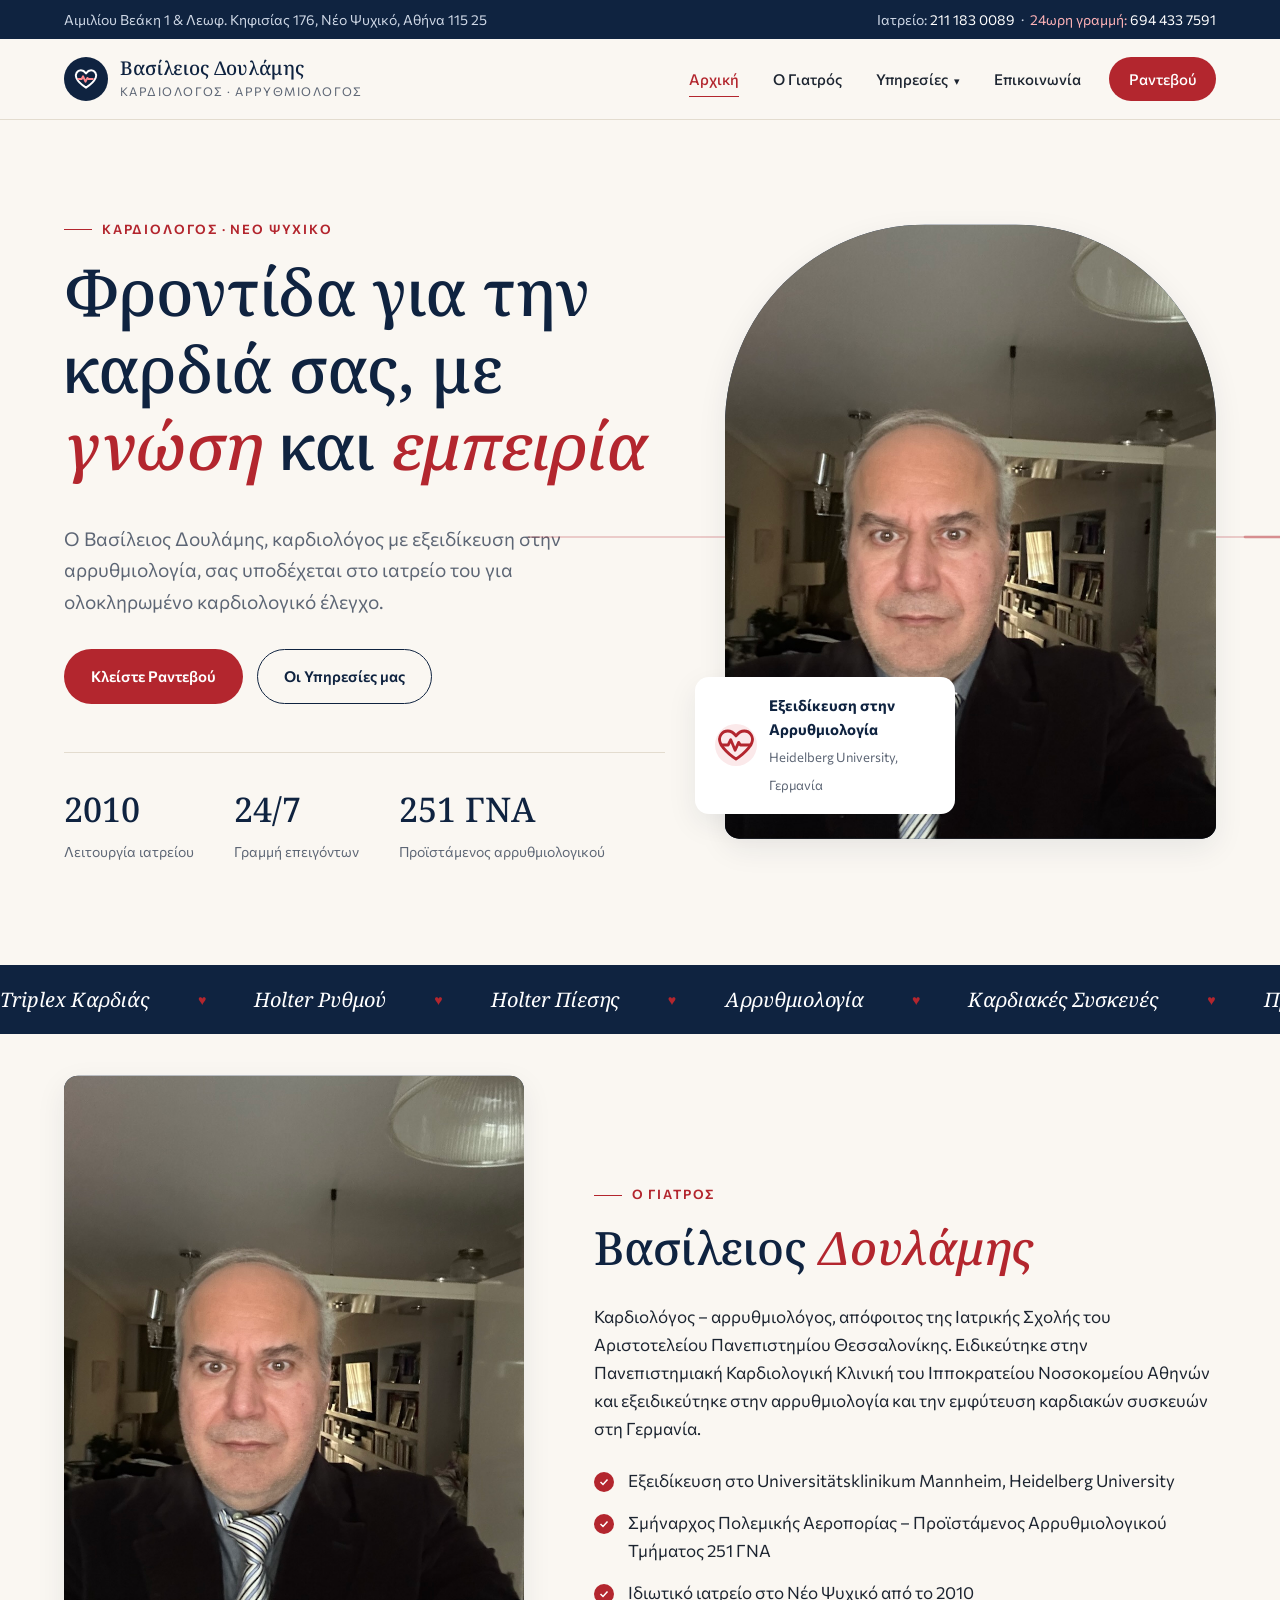
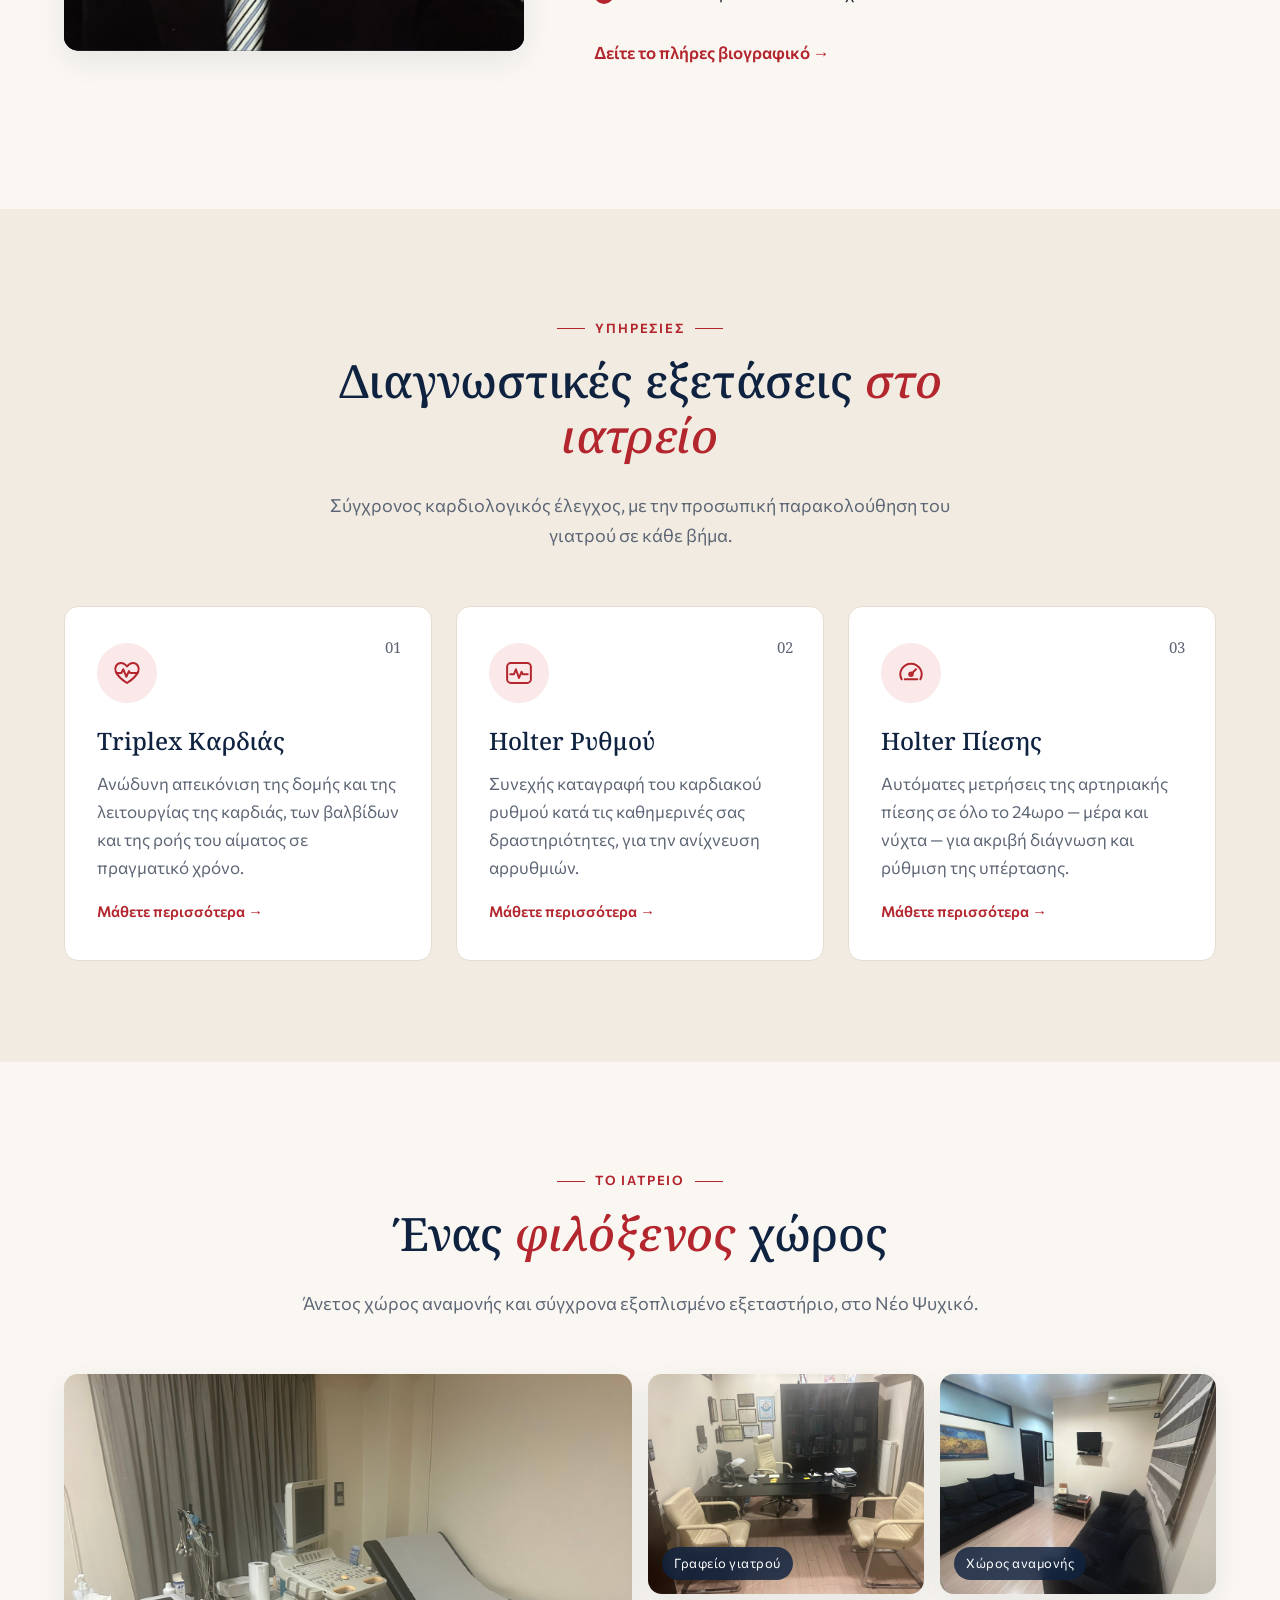
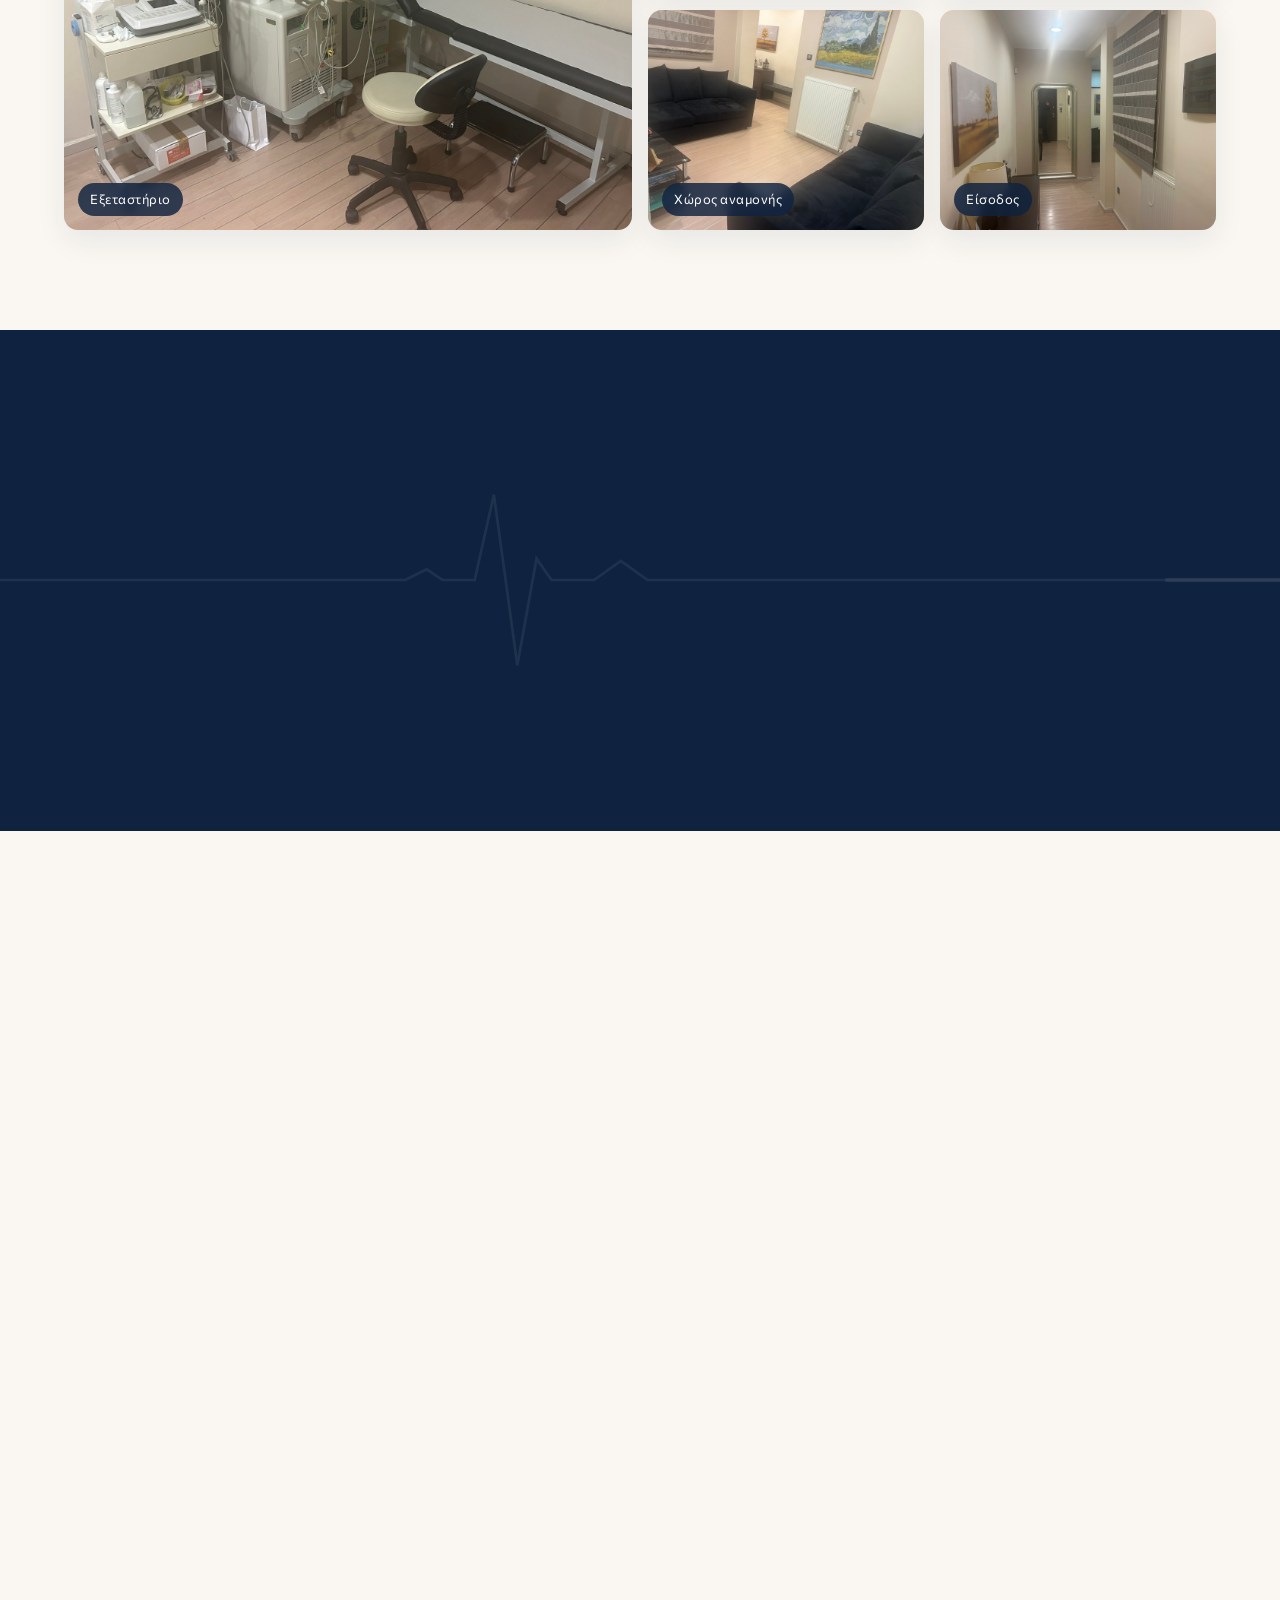
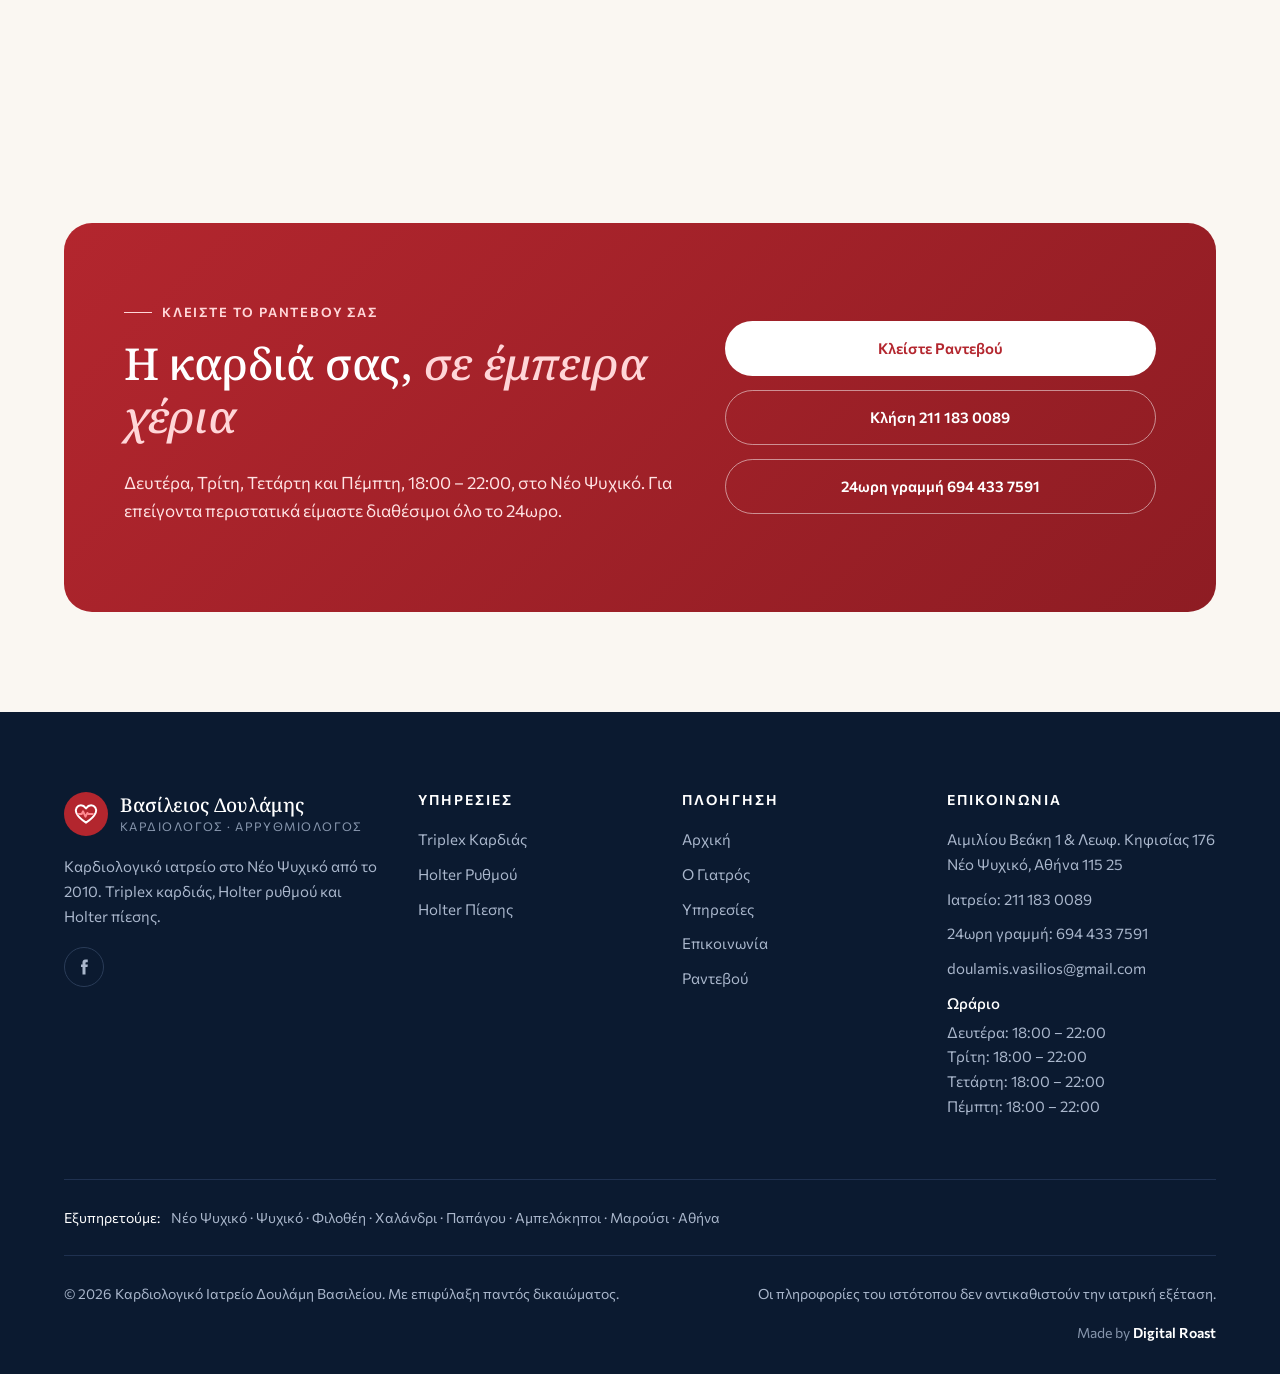
<file: index.html>
<!doctype html>
<html lang="el">
<head>
<meta charset="utf-8">
<meta name="viewport" content="width=device-width, initial-scale=1">
<title>Καρδιολόγος Νέο Ψυχικό | Δουλάμης Βασίλειος – Καρδιολογικό Ιατρείο</title>
<meta name="description" content="Καρδιολογικό ιατρείο Δουλάμη Βασιλείου στο Νέο Ψυχικό. Καρδιολόγος – αρρυθμιολόγος. Triplex καρδιάς, Holter ρυθμού και πίεσης. Ραντεβού: 211 183 0089.">
<meta property="og:title" content="Καρδιολόγος Νέο Ψυχικό | Δουλάμης Βασίλειος – Καρδιολογικό Ιατρείο">
<meta property="og:description" content="Καρδιολογικό ιατρείο Δουλάμη Βασιλείου στο Νέο Ψυχικό. Καρδιολόγος – αρρυθμιολόγος. Triplex καρδιάς, Holter ρυθμού και πίεσης. Ραντεβού: 211 183 0089.">
<link rel="canonical" href="https://drdoulamis.gr/">
<meta property="og:url" content="https://drdoulamis.gr/">
<meta property="og:type" content="website">
<meta property="og:locale" content="el_GR">
<meta property="og:image" content="https://drdoulamis.gr/images/doulamis-vasileios.jpg">
<meta name="theme-color" content="#0f2340">
<link rel="icon" href="data:image/svg+xml,%3Csvg xmlns='http://www.w3.org/2000/svg' viewBox='0 0 24 24'%3E%3Ccircle cx='12' cy='12' r='12' fill='%230f2340'/%3E%3Cpath d='M12 18s-5.5-3.4-7-7.2C4 8.2 5.7 5.5 8.3 5.5c1.6 0 2.7.9 3.7 2.2 1-1.3 2.1-2.2 3.7-2.2 2.6 0 4.3 2.7 3.3 5.3-1.5 3.8-7 7.2-7 7.2z' fill='%23b3262e'/%3E%3C/svg%3E">
<link rel="preconnect" href="https://fonts.googleapis.com">
<link rel="preconnect" href="https://fonts.gstatic.com" crossorigin>
<link href="https://fonts.googleapis.com/css2?family=Commissioner:wght@400;500;600&family=Noto+Serif:ital,wght@0,400;0,500;1,400;1,500&display=swap" rel="stylesheet">
<link rel="stylesheet" href="css/style.css">
<script type="application/ld+json">
{"@context":"https://schema.org","@type":"Physician","name":"Καρδιολογικό Ιατρείο Δουλάμη Βασιλείου","url":"https://drdoulamis.gr/","image":"https://drdoulamis.gr/images/doulamis-vasileios.jpg","medicalSpecialty":"Cardiovascular","telephone":"+302111830089","email":"doulamis.vasilios@gmail.com","address":{"@type":"PostalAddress","streetAddress":"Αιμιλίου Βεάκη 1 & Λεωφ. Κηφισίας 176","addressLocality":"Νέο Ψυχικό","postalCode":"11525","addressCountry":"GR"},"openingHours":"Mo-Th 18:00-22:00"}
</script>
</head><body>
<a class="skip-link" href="#main">Μετάβαση στο περιεχόμενο</a>
<div class="topbar">
  <div class="container">
    <span class="hide-sm">Αιμιλίου Βεάκη 1 & Λεωφ. Κηφισίας 176, Νέο Ψυχικό, Αθήνα 115 25</span>
    <span>Ιατρείο: <a href="tel:+302111830089">211 183 0089</a> &nbsp;·&nbsp; <span class="urgent">24ωρη γραμμή:</span> <a href="tel:+306944337591">694 433 7591</a></span>
  </div>
</div>
<header class="site-header">
  <div class="container">
    <a class="logo" href="index.html" aria-label="Αρχική">
      <span class="logo-mark"><svg viewBox="0 0 24 24" fill="none" stroke="#fff" stroke-width="1.8" stroke-linecap="round" stroke-linejoin="round"><path d="M12 20s-7-4.4-9-9.2C1.7 7.4 3.9 4 7.3 4c2 0 3.4 1.1 4.7 2.8C13.3 5.1 14.7 4 16.7 4c3.4 0 5.6 3.4 4.3 6.8C19 15.6 12 20 12 20z"/><path d="M5 12h3l1.3-2.5 2.2 5 1.8-3.5 1 1h4" stroke="#ff8a90"/></svg></span>
      <span class="logo-text"><strong>Βασίλειος Δουλάμης</strong><span>Καρδιολόγος · Αρρυθμιολόγος</span></span>
    </a>
    <button class="nav-toggle" aria-label="Μενού" aria-expanded="false" aria-controls="main-nav"><span></span><span></span><span></span></button>
    <nav class="main-nav" id="main-nav" aria-label="Κύριο μενού">
      <ul>
        <li><a href="index.html" aria-current="page">Αρχική</a></li>
        <li><a href="o-giatros.html">Ο Γιατρός</a></li>
        <li class="has-dropdown"><a href="ypiresies/index.html">Υπηρεσίες</a>
          <ul class="dropdown">
<li><a href="ypiresies/triplex-kardias.html">Triplex Καρδιάς</a></li>
<li><a href="ypiresies/holter-rythmou.html">Holter Ρυθμού</a></li>
<li><a href="ypiresies/holter-piesis.html">Holter Πίεσης</a></li>
          </ul>
        </li>
        <li><a href="epikoinonia.html">Επικοινωνία</a></li>
        <li><a class="nav-cta" href="epikoinonia.html#booking">Ραντεβού</a></li>
      </ul>
    </nav>
  </div>
</header>
<main id="main">

<section class="hero">
  <div class="container">
    <div>
      <span class="eyebrow">Καρδιολόγος · Νέο Ψυχικό</span>
      <h1>Φροντίδα για την καρδιά σας, με <em>γνώση</em> και <em>εμπειρία</em></h1>
      <p class="lead">Ο Βασίλειος Δουλάμης, καρδιολόγος με εξειδίκευση στην αρρυθμιολογία, σας υποδέχεται στο ιατρείο του για ολοκληρωμένο καρδιολογικό έλεγχο.</p>
      <div class="hero-actions">
        <a class="btn btn-primary" href="epikoinonia.html#booking">Κλείστε Ραντεβού</a>
        <a class="btn btn-outline" href="ypiresies/index.html">Οι Υπηρεσίες μας</a>
      </div>
      <div class="hero-stats">
        <div><strong>2010</strong><span>Λειτουργία ιατρείου</span></div>
        <div><strong>24/7</strong><span>Γραμμή επειγόντων</span></div>
        <div><strong>251 ΓΝΑ</strong><span>Προϊστάμενος αρρυθμιολογικού</span></div>
      </div>
    </div>
    <div class="hero-visual">
      <svg class="ecg-bg" viewBox="0 0 1200 200" preserveAspectRatio="none" aria-hidden="true"><path class="ecg-base" pathLength="1" d="M0 100 H380 l20 -10 l15 10 h30 l18 -80 l22 160 l18 -100 l14 20 h40 l25 -18 l25 18 H1200" fill="none" stroke="#b3262e" stroke-width="2.5"/><path class="ecg-pulse" pathLength="1" d="M0 100 H380 l20 -10 l15 10 h30 l18 -80 l22 160 l18 -100 l14 20 h40 l25 -18 l25 18 H1200" fill="none" stroke="#b3262e" stroke-width="3.5" stroke-linecap="round"/></svg>
      <div class="photo"><img src="images/doulamis-vasileios.jpg" alt="Ο καρδιολόγος Βασίλειος Δουλάμης" width="900" height="1200" fetchpriority="high"></div>
      <div class="photo-badge">
        <span class="dot"><svg viewBox="0 0 24 24" fill="none" stroke="#b3262e" stroke-width="1.6" stroke-linecap="round" stroke-linejoin="round"><path d="M12 20s-7-4.4-9-9.2C1.7 7.4 3.9 4 7.3 4c2 0 3.4 1.1 4.7 2.8C13.3 5.1 14.7 4 16.7 4c3.4 0 5.6 3.4 4.3 6.8C19 15.6 12 20 12 20z"/><path d="M3.5 12h4l1.5-3 2.5 6 2-4.5 1 1.5h6"/></svg></span>
        <div><strong>Εξειδίκευση στην Αρρυθμιολογία</strong><span>Heidelberg University, Γερμανία</span></div>
      </div>
    </div>
  </div>
</section>

<div class="ticker" aria-hidden="true"><div class="ticker-track"><span>Triplex Καρδιάς</span><span>Holter Ρυθμού</span><span>Holter Πίεσης</span><span>Αρρυθμιολογία</span><span>Καρδιακές Συσκευές</span><span>Πρόληψη</span><span>Triplex Καρδιάς</span><span>Holter Ρυθμού</span><span>Holter Πίεσης</span><span>Αρρυθμιολογία</span><span>Καρδιακές Συσκευές</span><span>Πρόληψη</span><span>Triplex Καρδιάς</span><span>Holter Ρυθμού</span><span>Holter Πίεσης</span><span>Αρρυθμιολογία</span><span>Καρδιακές Συσκευές</span><span>Πρόληψη</span><span>Triplex Καρδιάς</span><span>Holter Ρυθμού</span><span>Holter Πίεσης</span><span>Αρρυθμιολογία</span><span>Καρδιακές Συσκευές</span><span>Πρόληψη</span></div></div>

<section class="section">
  <div class="container split">
    <div class="reveal"><div class="photo"><img src="images/doulamis-vasileios.jpg" alt="Ο καρδιολόγος Βασίλειος Δουλάμης" width="900" height="1200" loading="lazy"></div></div>
    <div class="reveal">
      <span class="eyebrow">Ο Γιατρός</span>
      <h2>Βασίλειος <em>Δουλάμης</em></h2>
      <p>Καρδιολόγος – αρρυθμιολόγος, απόφοιτος της Ιατρικής Σχολής του Αριστοτελείου Πανεπιστημίου Θεσσαλονίκης. Ειδικεύτηκε στην Πανεπιστημιακή Καρδιολογική Κλινική του Ιπποκρατείου Νοσοκομείου Αθηνών και εξειδικεύτηκε στην αρρυθμιολογία και την εμφύτευση καρδιακών συσκευών στη Γερμανία.</p>
      <ul class="checklist">
        <li>Εξειδίκευση στο Universitätsklinikum Mannheim, Heidelberg University</li>
        <li>Σμήναρχος Πολεμικής Αεροπορίας – Προϊστάμενος Αρρυθμιολογικού Τμήματος 251 ΓΝΑ</li>
        <li>Ιδιωτικό ιατρείο στο Νέο Ψυχικό από το 2010</li>
      </ul>
      <a class="link-arrow" href="o-giatros.html">Δείτε το πλήρες βιογραφικό →</a>
    </div>
  </div>
</section>

<section class="section section-alt">
  <div class="container">
    <div class="section-head center">
      <span class="eyebrow">Υπηρεσίες</span>
      <h2>Διαγνωστικές εξετάσεις <em>στο ιατρείο</em></h2>
      <p>Σύγχρονος καρδιολογικός έλεγχος, με την προσωπική παρακολούθηση του γιατρού σε κάθε βήμα.</p>
    </div>
    <div class="cards">
      <a class="card reveal" href="ypiresies/triplex-kardias.html">
        <span class="num">01</span>
        <span class="icon"><svg viewBox="0 0 24 24" fill="none" stroke="#b3262e" stroke-width="1.6" stroke-linecap="round" stroke-linejoin="round"><path d="M12 20s-7-4.4-9-9.2C1.7 7.4 3.9 4 7.3 4c2 0 3.4 1.1 4.7 2.8C13.3 5.1 14.7 4 16.7 4c3.4 0 5.6 3.4 4.3 6.8C19 15.6 12 20 12 20z"/><path d="M3.5 12h4l1.5-3 2.5 6 2-4.5 1 1.5h6"/></svg></span>
        <h3>Triplex Καρδιάς</h3>
        <p>Ανώδυνη απεικόνιση της δομής και της λειτουργίας της καρδιάς, των βαλβίδων και της ροής του αίματος σε πραγματικό χρόνο.</p>
        <span class="more">Μάθετε περισσότερα →</span>
      </a>
      <a class="card reveal" href="ypiresies/holter-rythmou.html">
        <span class="num">02</span>
        <span class="icon"><svg viewBox="0 0 24 24" fill="none" stroke="#b3262e" stroke-width="1.6" stroke-linecap="round" stroke-linejoin="round"><rect x="2.5" y="4" width="19" height="16" rx="3"/><path d="M5 13h3l1.5-4 2.5 7 2-5 1 2h4"/></svg></span>
        <h3>Holter Ρυθμού</h3>
        <p>Συνεχής καταγραφή του καρδιακού ρυθμού κατά τις καθημερινές σας δραστηριότητες, για την ανίχνευση αρρυθμιών.</p>
        <span class="more">Μάθετε περισσότερα →</span>
      </a>
      <a class="card reveal" href="ypiresies/holter-piesis.html">
        <span class="num">03</span>
        <span class="icon"><svg viewBox="0 0 24 24" fill="none" stroke="#b3262e" stroke-width="1.6" stroke-linecap="round" stroke-linejoin="round"><path d="M4.5 17a8.5 8.5 0 1 1 15 0"/><path d="M12 13l4-4"/><circle cx="12" cy="13" r="1.4"/><path d="M7 17h10"/></svg></span>
        <h3>Holter Πίεσης</h3>
        <p>Αυτόματες μετρήσεις της αρτηριακής πίεσης σε όλο το 24ωρο — μέρα και νύχτα — για ακριβή διάγνωση και ρύθμιση της υπέρτασης.</p>
        <span class="more">Μάθετε περισσότερα →</span>
      </a>
    </div>
  </div>
</section>

<section class="section" id="iatreio">
  <div class="container">
    <div class="section-head center">
      <span class="eyebrow">Το ιατρείο</span>
      <h2>Ένας <em>φιλόξενος</em> χώρος</h2>
      <p>Άνετος χώρος αναμονής και σύγχρονα εξοπλισμένο εξεταστήριο, στο Νέο Ψυχικό.</p>
    </div>
    <div class="gallery">
      <a class="g-item g-main" href="images/iatreio-exetastirio.jpg"><img src="images/iatreio-exetastirio.jpg" alt="Εξεταστήριο με υπερηχοκαρδιογράφο για triplex καρδιάς" width="1600" height="1200" loading="lazy"><span class="g-cap">Εξεταστήριο</span></a>
      <a class="g-item" href="images/iatreio-grafeio.jpg"><img src="images/iatreio-grafeio.jpg" alt="Γραφείο του γιατρού" width="1600" height="1200" loading="lazy"><span class="g-cap">Γραφείο γιατρού</span></a>
      <a class="g-item" href="images/iatreio-anamoni.jpg"><img src="images/iatreio-anamoni.jpg" alt="Χώρος αναμονής του ιατρείου" width="1600" height="1200" loading="lazy"><span class="g-cap">Χώρος αναμονής</span></a>
      <a class="g-item" href="images/iatreio-anamoni-2.jpg"><img src="images/iatreio-anamoni-2.jpg" alt="Σαλόνι αναμονής" width="1600" height="1200" loading="lazy"><span class="g-cap">Χώρος αναμονής</span></a>
      <a class="g-item" href="images/iatreio-diadromos.jpg"><img src="images/iatreio-diadromos.jpg" alt="Είσοδος και διάδρομος του ιατρείου" width="1600" height="1200" loading="lazy"><span class="g-cap">Είσοδος</span></a>
    </div>
  </div>
</section>

<section class="quote">
  <svg class="ecg-bg" viewBox="0 0 1200 200" preserveAspectRatio="none" aria-hidden="true"><path class="ecg-base" pathLength="1" d="M0 100 H380 l20 -10 l15 10 h30 l18 -80 l22 160 l18 -100 l14 20 h40 l25 -18 l25 18 H1200" fill="none" stroke="#ffffff" stroke-width="2.5"/><path class="ecg-pulse" pathLength="1" d="M0 100 H380 l20 -10 l15 10 h30 l18 -80 l22 160 l18 -100 l14 20 h40 l25 -18 l25 18 H1200" fill="none" stroke="#ffffff" stroke-width="3.5" stroke-linecap="round"/></svg>
  <div class="container">
    <blockquote class="reveal">Κάθε καρδιά έχει τον δικό της ρυθμό. Ο στόχος μας είναι να τον κατανοήσουμε σε βάθος και να σας προσφέρουμε ασφάλεια και ηρεμία.
      <cite>Βασίλειος Δουλάμης · Καρδιολόγος</cite>
    </blockquote>
  </div>
</section>

<section class="section" id="location">
  <div class="container location">
    <div class="location-info">
      <span class="eyebrow">Πού θα μας βρείτε</span>
      <h2>Στο <em>Νέο Ψυχικό</em>, πάνω στη Λεωφ. Κηφισίας</h2>
      <ul class="contact-list">
        <li><span class="ic"><svg width="20" height="20" viewBox="0 0 24 24" fill="none" stroke="#b3262e" stroke-width="1.8" stroke-linecap="round" stroke-linejoin="round"><path d="M12 22s7-6.2 7-12a7 7 0 1 0-14 0c0 5.8 7 12 7 12z"/><circle cx="12" cy="10" r="2.5"/></svg></span><div><strong>Διεύθυνση</strong><a href="https://www.google.com/maps/search/?api=1&query=%CE%91%CE%B9%CE%BC%CE%B9%CE%BB%CE%AF%CE%BF%CF%85+%CE%92%CE%B5%CE%AC%CE%BA%CE%B7+1+%CE%9D%CE%AD%CE%BF+%CE%A8%CF%85%CF%87%CE%B9%CE%BA%CF%8C" target="_blank" rel="noopener">Αιμιλίου Βεάκη 1 & Λεωφ. Κηφισίας 176<br>Νέο Ψυχικό, Αθήνα 115 25</a></div></li>
        <li><span class="ic"><svg width="20" height="20" viewBox="0 0 24 24" fill="none" stroke="#b3262e" stroke-width="1.8" stroke-linecap="round" stroke-linejoin="round"><circle cx="12" cy="12" r="9.5"/><path d="M12 7v5l3 2"/></svg></span><div><strong>Ωράριο</strong><span>Δευτέρα: 18:00 – 22:00<br>Τρίτη: 18:00 – 22:00<br>Τετάρτη: 18:00 – 22:00<br>Πέμπτη: 18:00 – 22:00</span></div></li>
        <li><span class="ic"><svg width="20" height="20" viewBox="0 0 24 24" fill="none" stroke="#b3262e" stroke-width="1.8" stroke-linecap="round" stroke-linejoin="round"><path d="M22 16.9v3a2 2 0 0 1-2.2 2 19.8 19.8 0 0 1-8.6-3.1 19.5 19.5 0 0 1-6-6A19.8 19.8 0 0 1 2.1 4.2 2 2 0 0 1 4.1 2h3a2 2 0 0 1 2 1.7c.1 1 .4 1.9.7 2.8a2 2 0 0 1-.5 2.1L8 9.9a16 16 0 0 0 6 6l1.3-1.3a2 2 0 0 1 2.1-.4c.9.3 1.8.6 2.8.7a2 2 0 0 1 1.7 2z"/></svg></span><div><strong>Τηλέφωνα</strong><a href="tel:+302111830089">Ιατρείο: 211 183 0089</a><br><a href="tel:+306944337591">24ωρη γραμμή: 694 433 7591</a></div></li>
      </ul>
      <div class="hero-actions">
        <a class="btn btn-primary" href="https://www.google.com/maps/dir/?api=1&destination=%CE%91%CE%B9%CE%BC%CE%B9%CE%BB%CE%AF%CE%BF%CF%85+%CE%92%CE%B5%CE%AC%CE%BA%CE%B7+1+%CE%9D%CE%AD%CE%BF+%CE%A8%CF%85%CF%87%CE%B9%CE%BA%CF%8C+11525" target="_blank" rel="noopener">Οδηγίες πλοήγησης</a>
        <a class="btn btn-outline" href="https://www.google.com/maps/search/?api=1&query=%CE%91%CE%B9%CE%BC%CE%B9%CE%BB%CE%AF%CE%BF%CF%85+%CE%92%CE%B5%CE%AC%CE%BA%CE%B7+1+%CE%9D%CE%AD%CE%BF+%CE%A8%CF%85%CF%87%CE%B9%CE%BA%CF%8C" target="_blank" rel="noopener">Άνοιγμα στο Google Maps</a>
      </div>
    </div>
    <div class="location-map">
      <iframe src="https://www.google.com/maps?q=%CE%91%CE%B9%CE%BC%CE%B9%CE%BB%CE%AF%CE%BF%CF%85+%CE%92%CE%B5%CE%AC%CE%BA%CE%B7+1,+%CE%9D%CE%AD%CE%BF+%CE%A8%CF%85%CF%87%CE%B9%CE%BA%CF%8C+115+25&output=embed" loading="lazy" referrerpolicy="no-referrer-when-downgrade" title="Χάρτης – Καρδιολογικό Ιατρείο Δουλάμη, Νέο Ψυχικό"></iframe>
      <div class="map-chip"><span class="ic"><svg width="20" height="20" viewBox="0 0 24 24" fill="none" stroke="#ffffff" stroke-width="1.8" stroke-linecap="round" stroke-linejoin="round"><path d="M12 22s7-6.2 7-12a7 7 0 1 0-14 0c0 5.8 7 12 7 12z"/><circle cx="12" cy="10" r="2.5"/></svg></span><div><strong>Καρδιολογικό Ιατρείο</strong><span>Αιμιλίου Βεάκη 1 & Λεωφ. Κηφισίας 176</span></div></div>
    </div>
  </div>
</section>

<section class="cta">
  <div class="container">
    <div class="cta-box reveal">
      <div>
        <span class="eyebrow">Κλείστε το ραντεβού σας</span>
        <h2>Η καρδιά σας, <em>σε έμπειρα χέρια</em></h2>
        <p>Δευτέρα, Τρίτη, Τετάρτη και Πέμπτη, 18:00 – 22:00, στο Νέο Ψυχικό. Για επείγοντα περιστατικά είμαστε διαθέσιμοι όλο το 24ωρο.</p>
      </div>
      <div class="cta-actions">
        <a class="btn btn-primary" href="epikoinonia.html#booking">Κλείστε Ραντεβού</a>
        <a class="btn btn-light" href="tel:+302111830089">Κλήση 211 183 0089</a>
        <a class="btn btn-light" href="tel:+306944337591">24ωρη γραμμή 694 433 7591</a>
      </div>
    </div>
  </div>
</section>
</main>
<footer class="site-footer">
  <div class="container">
    <div class="footer-grid">
      <div>
        <a class="logo" href="index.html">
          <span class="logo-mark"><svg viewBox="0 0 24 24" fill="none" stroke="#fff" stroke-width="1.8" stroke-linecap="round" stroke-linejoin="round"><path d="M12 20s-7-4.4-9-9.2C1.7 7.4 3.9 4 7.3 4c2 0 3.4 1.1 4.7 2.8C13.3 5.1 14.7 4 16.7 4c3.4 0 5.6 3.4 4.3 6.8C19 15.6 12 20 12 20z"/><path d="M5 12h3l1.3-2.5 2.2 5 1.8-3.5 1 1h4" stroke="#ff8a90"/></svg></span>
          <span class="logo-text"><strong>Βασίλειος Δουλάμης</strong><span>Καρδιολόγος · Αρρυθμιολόγος</span></span>
        </a>
        <p class="footer-about">Καρδιολογικό ιατρείο στο Νέο Ψυχικό από το 2010. Triplex καρδιάς, Holter ρυθμού και Holter πίεσης.</p>
        <div class="social"><a href="https://www.facebook.com/search/top?q=%CE%94%CE%9F%CE%A5%CE%9B%CE%91%CE%9C%CE%97%CE%A3%20%CE%92%CE%91%CE%A3%CE%99%CE%9B%CE%95%CE%99%CE%9F%CE%A3" target="_blank" rel="noopener" aria-label="Facebook"><svg width="18" height="18" viewBox="0 0 24 24" fill="currentColor"><path d="M14 8.5V6.8c0-.8.5-1 .9-1H17V2h-3c-3.3 0-4 2.4-4 4v2.5H8V12h2v10h4V12h2.7l.4-3.5H14z"/></svg></a></div>
      </div>
      <div>
        <h4>Υπηρεσίες</h4>
        <ul><li><a href="ypiresies/triplex-kardias.html">Triplex Καρδιάς</a></li>
<li><a href="ypiresies/holter-rythmou.html">Holter Ρυθμού</a></li>
<li><a href="ypiresies/holter-piesis.html">Holter Πίεσης</a></li></ul>
      </div>
      <div>
        <h4>Πλοήγηση</h4>
        <ul>
          <li><a href="index.html">Αρχική</a></li>
          <li><a href="o-giatros.html">Ο Γιατρός</a></li>
          <li><a href="ypiresies/index.html">Υπηρεσίες</a></li>
          <li><a href="epikoinonia.html">Επικοινωνία</a></li>
          <li><a href="epikoinonia.html#booking">Ραντεβού</a></li>
        </ul>
      </div>
      <div>
        <h4>Επικοινωνία</h4>
        <ul>
          <li>Αιμιλίου Βεάκη 1 & Λεωφ. Κηφισίας 176<br>Νέο Ψυχικό, Αθήνα 115 25</li>
          <li><a href="tel:+302111830089">Ιατρείο: 211 183 0089</a></li>
          <li><a href="tel:+306944337591">24ωρη γραμμή: 694 433 7591</a></li>
          <li><a href="mailto:doulamis.vasilios@gmail.com">doulamis.vasilios@gmail.com</a></li>
          <li class="f-hours"><strong>Ωράριο</strong>
            <span>Δευτέρα: 18:00 – 22:00</span>
            <span>Τρίτη: 18:00 – 22:00</span>
            <span>Τετάρτη: 18:00 – 22:00</span>
            <span>Πέμπτη: 18:00 – 22:00</span></li>
        </ul>
      </div>
    </div>
    <div class="areas"><span>Εξυπηρετούμε:</span> Νέο Ψυχικό · Ψυχικό · Φιλοθέη · Χαλάνδρι · Παπάγου · Αμπελόκηποι · Μαρούσι · Αθήνα</div>
    <div class="footer-bottom">
      <span>© <span data-year>2026</span> Καρδιολογικό Ιατρείο Δουλάμη Βασιλείου. Με επιφύλαξη παντός δικαιώματος.</span>
      <span>Οι πληροφορίες του ιστότοπου δεν αντικαθιστούν την ιατρική εξέταση.</span>
      <a class="credit" href="https://digitalroast.gr" target="_blank" rel="noopener">Made by <strong>Digital Roast</strong></a>
    </div>
  </div>
</footer>
<a class="fab-call" href="tel:+302111830089" aria-label="Κλήση στο ιατρείο"><svg width="20" height="20" viewBox="0 0 24 24" fill="none" stroke="#ffffff" stroke-width="1.8" stroke-linecap="round" stroke-linejoin="round"><path d="M22 16.9v3a2 2 0 0 1-2.2 2 19.8 19.8 0 0 1-8.6-3.1 19.5 19.5 0 0 1-6-6A19.8 19.8 0 0 1 2.1 4.2 2 2 0 0 1 4.1 2h3a2 2 0 0 1 2 1.7c.1 1 .4 1.9.7 2.8a2 2 0 0 1-.5 2.1L8 9.9a16 16 0 0 0 6 6l1.3-1.3a2 2 0 0 1 2.1-.4c.9.3 1.8.6 2.8.7a2 2 0 0 1 1.7 2z"/></svg></a>
<script src="js/main.js"></script>
</body>
</html>
</file>
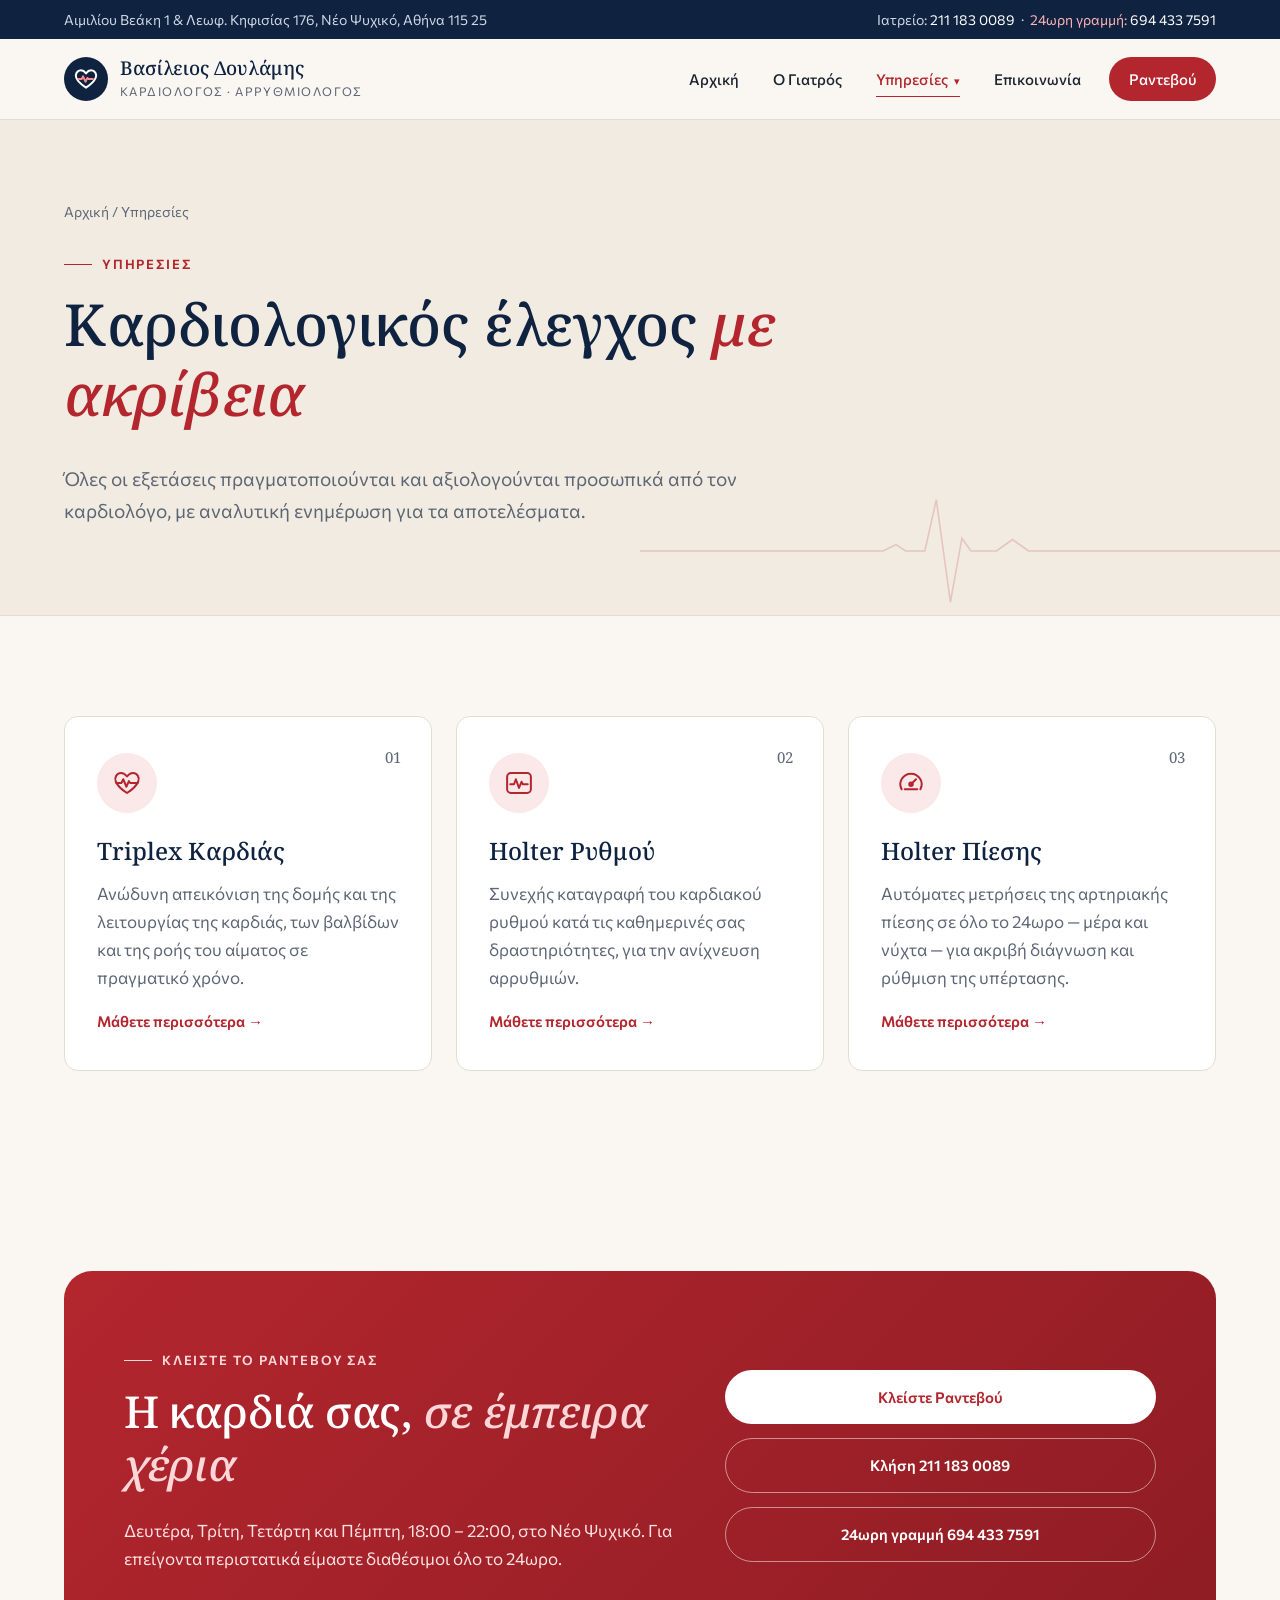
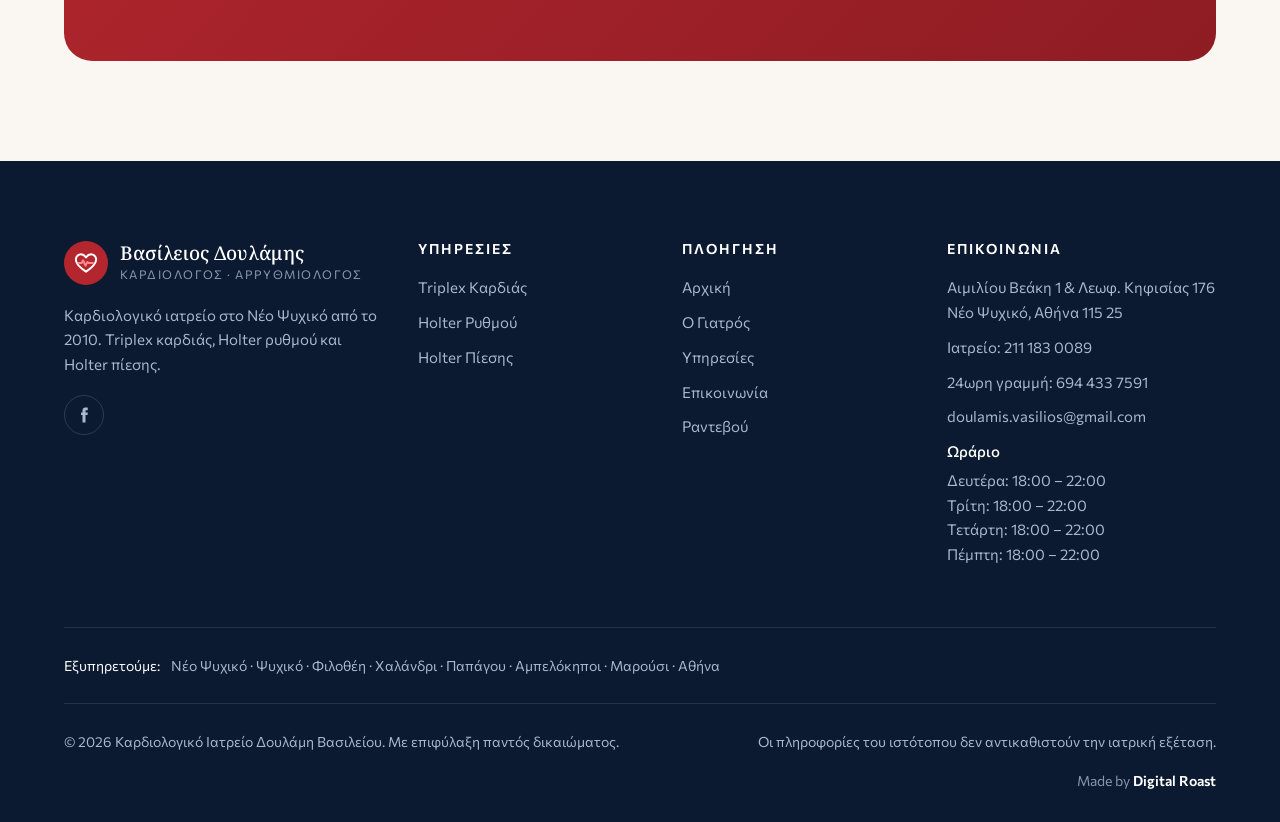
<file: ypiresies/index.html>
<!doctype html>
<html lang="el">
<head>
<meta charset="utf-8">
<meta name="viewport" content="width=device-width, initial-scale=1">
<title>Υπηρεσίες | Triplex Καρδιάς, Holter Ρυθμού & Πίεσης – Νέο Ψυχικό</title>
<meta name="description" content="Καρδιολογικές εξετάσεις στο Νέο Ψυχικό: triplex καρδιάς, Holter ρυθμού 24ώρου και Holter αρτηριακής πίεσης.">
<meta property="og:title" content="Υπηρεσίες | Triplex Καρδιάς, Holter Ρυθμού & Πίεσης – Νέο Ψυχικό">
<meta property="og:description" content="Καρδιολογικές εξετάσεις στο Νέο Ψυχικό: triplex καρδιάς, Holter ρυθμού 24ώρου και Holter αρτηριακής πίεσης.">
<link rel="canonical" href="https://drdoulamis.gr/ypiresies/">
<meta property="og:url" content="https://drdoulamis.gr/ypiresies/">
<meta property="og:type" content="website">
<meta property="og:locale" content="el_GR">
<meta property="og:image" content="https://drdoulamis.gr/images/doulamis-vasileios.jpg">
<meta name="theme-color" content="#0f2340">
<link rel="icon" href="data:image/svg+xml,%3Csvg xmlns='http://www.w3.org/2000/svg' viewBox='0 0 24 24'%3E%3Ccircle cx='12' cy='12' r='12' fill='%230f2340'/%3E%3Cpath d='M12 18s-5.5-3.4-7-7.2C4 8.2 5.7 5.5 8.3 5.5c1.6 0 2.7.9 3.7 2.2 1-1.3 2.1-2.2 3.7-2.2 2.6 0 4.3 2.7 3.3 5.3-1.5 3.8-7 7.2-7 7.2z' fill='%23b3262e'/%3E%3C/svg%3E">
<link rel="preconnect" href="https://fonts.googleapis.com">
<link rel="preconnect" href="https://fonts.gstatic.com" crossorigin>
<link href="https://fonts.googleapis.com/css2?family=Commissioner:wght@400;500;600&family=Noto+Serif:ital,wght@0,400;0,500;1,400;1,500&display=swap" rel="stylesheet">
<link rel="stylesheet" href="../css/style.css">
<script type="application/ld+json">
{"@context":"https://schema.org","@type":"Physician","name":"Καρδιολογικό Ιατρείο Δουλάμη Βασιλείου","medicalSpecialty":"Cardiovascular","telephone":"+302111830089","email":"doulamis.vasilios@gmail.com","address":{"@type":"PostalAddress","streetAddress":"Αιμιλίου Βεάκη 1 & Λεωφ. Κηφισίας 176","addressLocality":"Νέο Ψυχικό","postalCode":"11525","addressCountry":"GR"},"openingHours":"Mo-Th 18:00-22:00"}
</script>
</head><body>
<a class="skip-link" href="#main">Μετάβαση στο περιεχόμενο</a>
<div class="topbar">
  <div class="container">
    <span class="hide-sm">Αιμιλίου Βεάκη 1 & Λεωφ. Κηφισίας 176, Νέο Ψυχικό, Αθήνα 115 25</span>
    <span>Ιατρείο: <a href="tel:+302111830089">211 183 0089</a> &nbsp;·&nbsp; <span class="urgent">24ωρη γραμμή:</span> <a href="tel:+306944337591">694 433 7591</a></span>
  </div>
</div>
<header class="site-header">
  <div class="container">
    <a class="logo" href="../index.html" aria-label="Αρχική">
      <span class="logo-mark"><svg viewBox="0 0 24 24" fill="none" stroke="#fff" stroke-width="1.8" stroke-linecap="round" stroke-linejoin="round"><path d="M12 20s-7-4.4-9-9.2C1.7 7.4 3.9 4 7.3 4c2 0 3.4 1.1 4.7 2.8C13.3 5.1 14.7 4 16.7 4c3.4 0 5.6 3.4 4.3 6.8C19 15.6 12 20 12 20z"/><path d="M5 12h3l1.3-2.5 2.2 5 1.8-3.5 1 1h4" stroke="#ff8a90"/></svg></span>
      <span class="logo-text"><strong>Βασίλειος Δουλάμης</strong><span>Καρδιολόγος · Αρρυθμιολόγος</span></span>
    </a>
    <button class="nav-toggle" aria-label="Μενού" aria-expanded="false" aria-controls="main-nav"><span></span><span></span><span></span></button>
    <nav class="main-nav" id="main-nav" aria-label="Κύριο μενού">
      <ul>
        <li><a href="../index.html">Αρχική</a></li>
        <li><a href="../o-giatros.html">Ο Γιατρός</a></li>
        <li class="has-dropdown"><a href="../ypiresies/index.html" aria-current="page">Υπηρεσίες</a>
          <ul class="dropdown">
<li><a href="../ypiresies/triplex-kardias.html">Triplex Καρδιάς</a></li>
<li><a href="../ypiresies/holter-rythmou.html">Holter Ρυθμού</a></li>
<li><a href="../ypiresies/holter-piesis.html">Holter Πίεσης</a></li>
          </ul>
        </li>
        <li><a href="../epikoinonia.html">Επικοινωνία</a></li>
        <li><a class="nav-cta" href="../epikoinonia.html#booking">Ραντεβού</a></li>
      </ul>
    </nav>
  </div>
</header>
<main id="main">

<section class="page-hero">
  <svg class="ecg-bg" viewBox="0 0 1200 200" preserveAspectRatio="none" aria-hidden="true"><path class="ecg-base" pathLength="1" d="M0 100 H380 l20 -10 l15 10 h30 l18 -80 l22 160 l18 -100 l14 20 h40 l25 -18 l25 18 H1200" fill="none" stroke="#b3262e" stroke-width="2.5"/><path class="ecg-pulse" pathLength="1" d="M0 100 H380 l20 -10 l15 10 h30 l18 -80 l22 160 l18 -100 l14 20 h40 l25 -18 l25 18 H1200" fill="none" stroke="#b3262e" stroke-width="3.5" stroke-linecap="round"/></svg>
  <div class="container">
    <div class="breadcrumb"><a href="../index.html">Αρχική</a> / Υπηρεσίες</div>
    <span class="eyebrow">Υπηρεσίες</span>
    <h1>Καρδιολογικός έλεγχος <em>με ακρίβεια</em></h1>
    <p>Όλες οι εξετάσεις πραγματοποιούνται και αξιολογούνται προσωπικά από τον καρδιολόγο, με αναλυτική ενημέρωση για τα αποτελέσματα.</p>
  </div>
</section>
<section class="section">
  <div class="container">
    <div class="cards">
      <a class="card reveal" href="../ypiresies/triplex-kardias.html">
        <span class="num">01</span>
        <span class="icon"><svg viewBox="0 0 24 24" fill="none" stroke="#b3262e" stroke-width="1.6" stroke-linecap="round" stroke-linejoin="round"><path d="M12 20s-7-4.4-9-9.2C1.7 7.4 3.9 4 7.3 4c2 0 3.4 1.1 4.7 2.8C13.3 5.1 14.7 4 16.7 4c3.4 0 5.6 3.4 4.3 6.8C19 15.6 12 20 12 20z"/><path d="M3.5 12h4l1.5-3 2.5 6 2-4.5 1 1.5h6"/></svg></span>
        <h3>Triplex Καρδιάς</h3>
        <p>Ανώδυνη απεικόνιση της δομής και της λειτουργίας της καρδιάς, των βαλβίδων και της ροής του αίματος σε πραγματικό χρόνο.</p>
        <span class="more">Μάθετε περισσότερα →</span>
      </a>
      <a class="card reveal" href="../ypiresies/holter-rythmou.html">
        <span class="num">02</span>
        <span class="icon"><svg viewBox="0 0 24 24" fill="none" stroke="#b3262e" stroke-width="1.6" stroke-linecap="round" stroke-linejoin="round"><rect x="2.5" y="4" width="19" height="16" rx="3"/><path d="M5 13h3l1.5-4 2.5 7 2-5 1 2h4"/></svg></span>
        <h3>Holter Ρυθμού</h3>
        <p>Συνεχής καταγραφή του καρδιακού ρυθμού κατά τις καθημερινές σας δραστηριότητες, για την ανίχνευση αρρυθμιών.</p>
        <span class="more">Μάθετε περισσότερα →</span>
      </a>
      <a class="card reveal" href="../ypiresies/holter-piesis.html">
        <span class="num">03</span>
        <span class="icon"><svg viewBox="0 0 24 24" fill="none" stroke="#b3262e" stroke-width="1.6" stroke-linecap="round" stroke-linejoin="round"><path d="M4.5 17a8.5 8.5 0 1 1 15 0"/><path d="M12 13l4-4"/><circle cx="12" cy="13" r="1.4"/><path d="M7 17h10"/></svg></span>
        <h3>Holter Πίεσης</h3>
        <p>Αυτόματες μετρήσεις της αρτηριακής πίεσης σε όλο το 24ωρο — μέρα και νύχτα — για ακριβή διάγνωση και ρύθμιση της υπέρτασης.</p>
        <span class="more">Μάθετε περισσότερα →</span>
      </a>
    </div>
  </div>
</section>

<section class="cta">
  <div class="container">
    <div class="cta-box reveal">
      <div>
        <span class="eyebrow">Κλείστε το ραντεβού σας</span>
        <h2>Η καρδιά σας, <em>σε έμπειρα χέρια</em></h2>
        <p>Δευτέρα, Τρίτη, Τετάρτη και Πέμπτη, 18:00 – 22:00, στο Νέο Ψυχικό. Για επείγοντα περιστατικά είμαστε διαθέσιμοι όλο το 24ωρο.</p>
      </div>
      <div class="cta-actions">
        <a class="btn btn-primary" href="../epikoinonia.html#booking">Κλείστε Ραντεβού</a>
        <a class="btn btn-light" href="tel:+302111830089">Κλήση 211 183 0089</a>
        <a class="btn btn-light" href="tel:+306944337591">24ωρη γραμμή 694 433 7591</a>
      </div>
    </div>
  </div>
</section>
</main>
<footer class="site-footer">
  <div class="container">
    <div class="footer-grid">
      <div>
        <a class="logo" href="../index.html">
          <span class="logo-mark"><svg viewBox="0 0 24 24" fill="none" stroke="#fff" stroke-width="1.8" stroke-linecap="round" stroke-linejoin="round"><path d="M12 20s-7-4.4-9-9.2C1.7 7.4 3.9 4 7.3 4c2 0 3.4 1.1 4.7 2.8C13.3 5.1 14.7 4 16.7 4c3.4 0 5.6 3.4 4.3 6.8C19 15.6 12 20 12 20z"/><path d="M5 12h3l1.3-2.5 2.2 5 1.8-3.5 1 1h4" stroke="#ff8a90"/></svg></span>
          <span class="logo-text"><strong>Βασίλειος Δουλάμης</strong><span>Καρδιολόγος · Αρρυθμιολόγος</span></span>
        </a>
        <p class="footer-about">Καρδιολογικό ιατρείο στο Νέο Ψυχικό από το 2010. Triplex καρδιάς, Holter ρυθμού και Holter πίεσης.</p>
        <div class="social"><a href="https://www.facebook.com/search/top?q=%CE%94%CE%9F%CE%A5%CE%9B%CE%91%CE%9C%CE%97%CE%A3%20%CE%92%CE%91%CE%A3%CE%99%CE%9B%CE%95%CE%99%CE%9F%CE%A3" target="_blank" rel="noopener" aria-label="Facebook"><svg width="18" height="18" viewBox="0 0 24 24" fill="currentColor"><path d="M14 8.5V6.8c0-.8.5-1 .9-1H17V2h-3c-3.3 0-4 2.4-4 4v2.5H8V12h2v10h4V12h2.7l.4-3.5H14z"/></svg></a></div>
      </div>
      <div>
        <h4>Υπηρεσίες</h4>
        <ul><li><a href="../ypiresies/triplex-kardias.html">Triplex Καρδιάς</a></li>
<li><a href="../ypiresies/holter-rythmou.html">Holter Ρυθμού</a></li>
<li><a href="../ypiresies/holter-piesis.html">Holter Πίεσης</a></li></ul>
      </div>
      <div>
        <h4>Πλοήγηση</h4>
        <ul>
          <li><a href="../index.html">Αρχική</a></li>
          <li><a href="../o-giatros.html">Ο Γιατρός</a></li>
          <li><a href="../ypiresies/index.html">Υπηρεσίες</a></li>
          <li><a href="../epikoinonia.html">Επικοινωνία</a></li>
          <li><a href="../epikoinonia.html#booking">Ραντεβού</a></li>
        </ul>
      </div>
      <div>
        <h4>Επικοινωνία</h4>
        <ul>
          <li>Αιμιλίου Βεάκη 1 & Λεωφ. Κηφισίας 176<br>Νέο Ψυχικό, Αθήνα 115 25</li>
          <li><a href="tel:+302111830089">Ιατρείο: 211 183 0089</a></li>
          <li><a href="tel:+306944337591">24ωρη γραμμή: 694 433 7591</a></li>
          <li><a href="mailto:doulamis.vasilios@gmail.com">doulamis.vasilios@gmail.com</a></li>
          <li class="f-hours"><strong>Ωράριο</strong>
            <span>Δευτέρα: 18:00 – 22:00</span>
            <span>Τρίτη: 18:00 – 22:00</span>
            <span>Τετάρτη: 18:00 – 22:00</span>
            <span>Πέμπτη: 18:00 – 22:00</span></li>
        </ul>
      </div>
    </div>
    <div class="areas"><span>Εξυπηρετούμε:</span> Νέο Ψυχικό · Ψυχικό · Φιλοθέη · Χαλάνδρι · Παπάγου · Αμπελόκηποι · Μαρούσι · Αθήνα</div>
    <div class="footer-bottom">
      <span>© <span data-year>2026</span> Καρδιολογικό Ιατρείο Δουλάμη Βασιλείου. Με επιφύλαξη παντός δικαιώματος.</span>
      <span>Οι πληροφορίες του ιστότοπου δεν αντικαθιστούν την ιατρική εξέταση.</span>
      <a class="credit" href="https://digitalroast.gr" target="_blank" rel="noopener">Made by <strong>Digital Roast</strong></a>
    </div>
  </div>
</footer>
<a class="fab-call" href="tel:+302111830089" aria-label="Κλήση στο ιατρείο"><svg width="20" height="20" viewBox="0 0 24 24" fill="none" stroke="#ffffff" stroke-width="1.8" stroke-linecap="round" stroke-linejoin="round"><path d="M22 16.9v3a2 2 0 0 1-2.2 2 19.8 19.8 0 0 1-8.6-3.1 19.5 19.5 0 0 1-6-6A19.8 19.8 0 0 1 2.1 4.2 2 2 0 0 1 4.1 2h3a2 2 0 0 1 2 1.7c.1 1 .4 1.9.7 2.8a2 2 0 0 1-.5 2.1L8 9.9a16 16 0 0 0 6 6l1.3-1.3a2 2 0 0 1 2.1-.4c.9.3 1.8.6 2.8.7a2 2 0 0 1 1.7 2z"/></svg></a>
<script src="../js/main.js"></script>
</body>
</html>
</file>
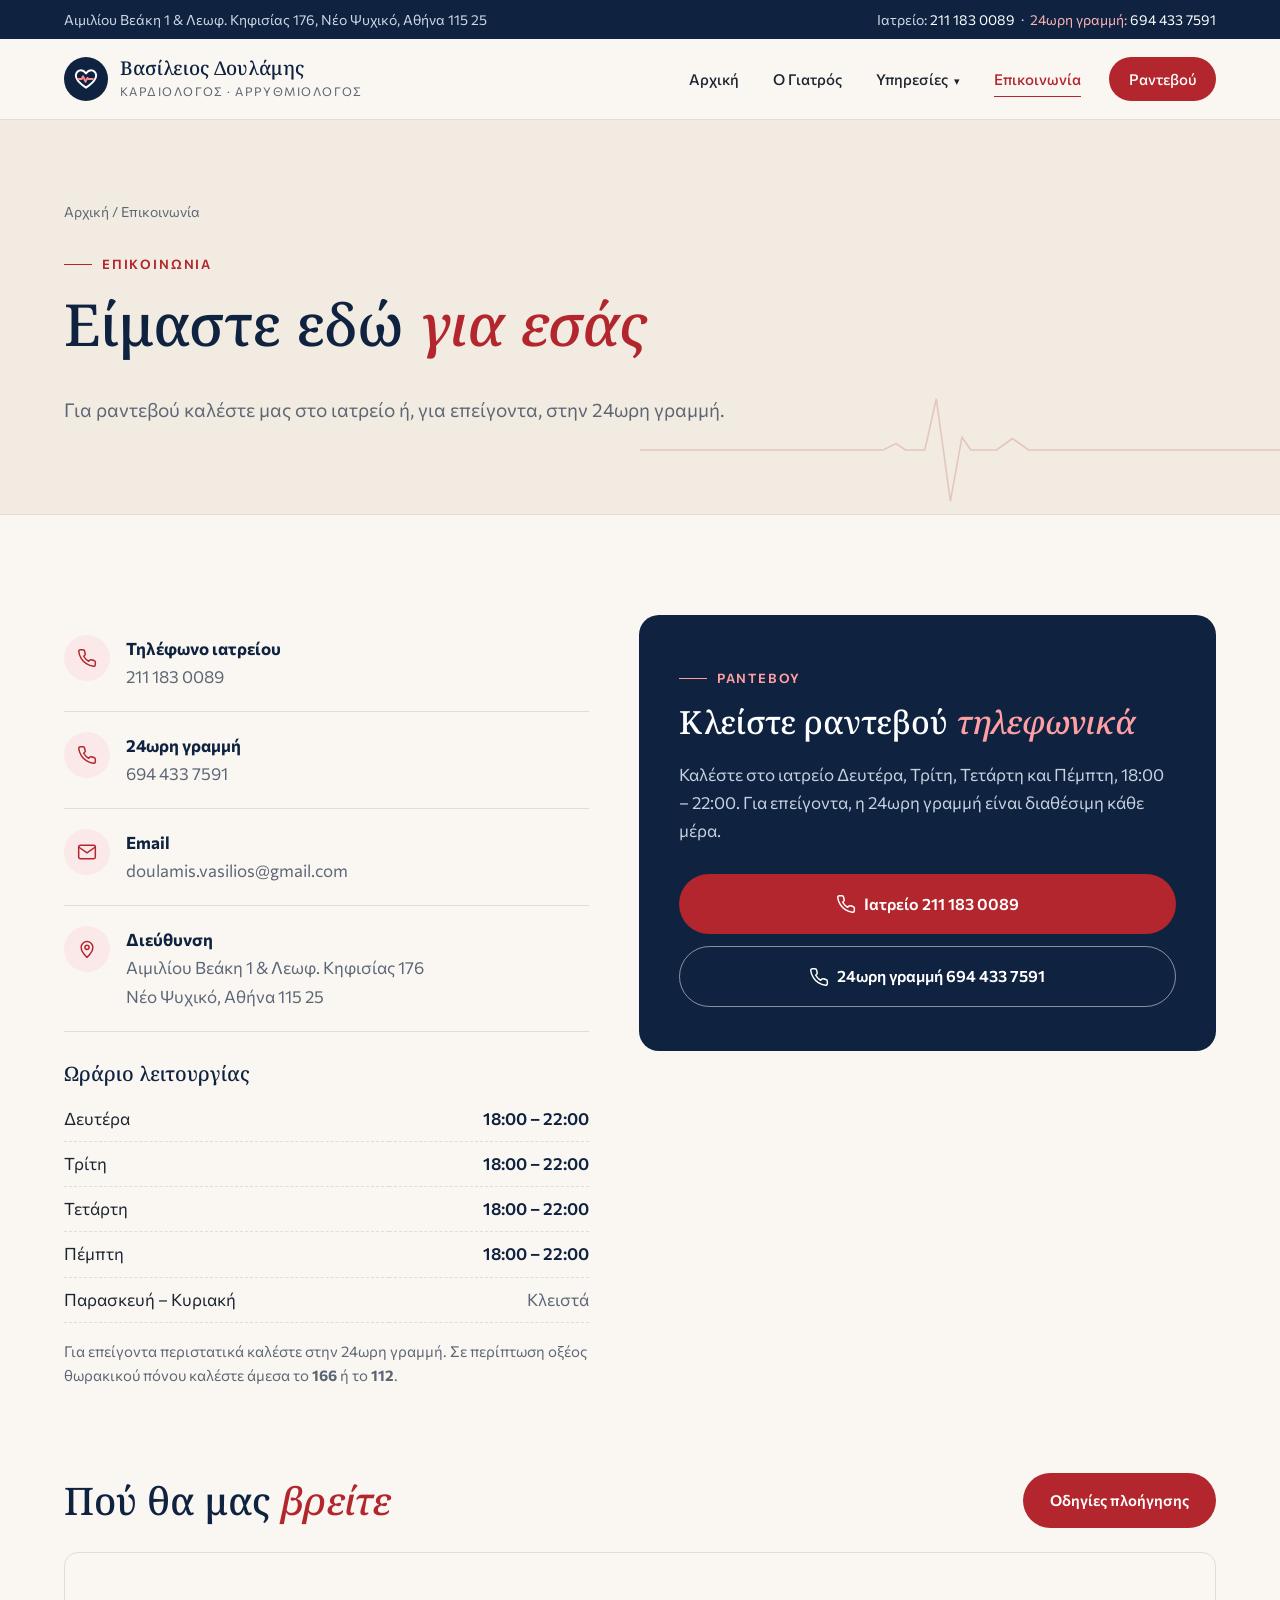
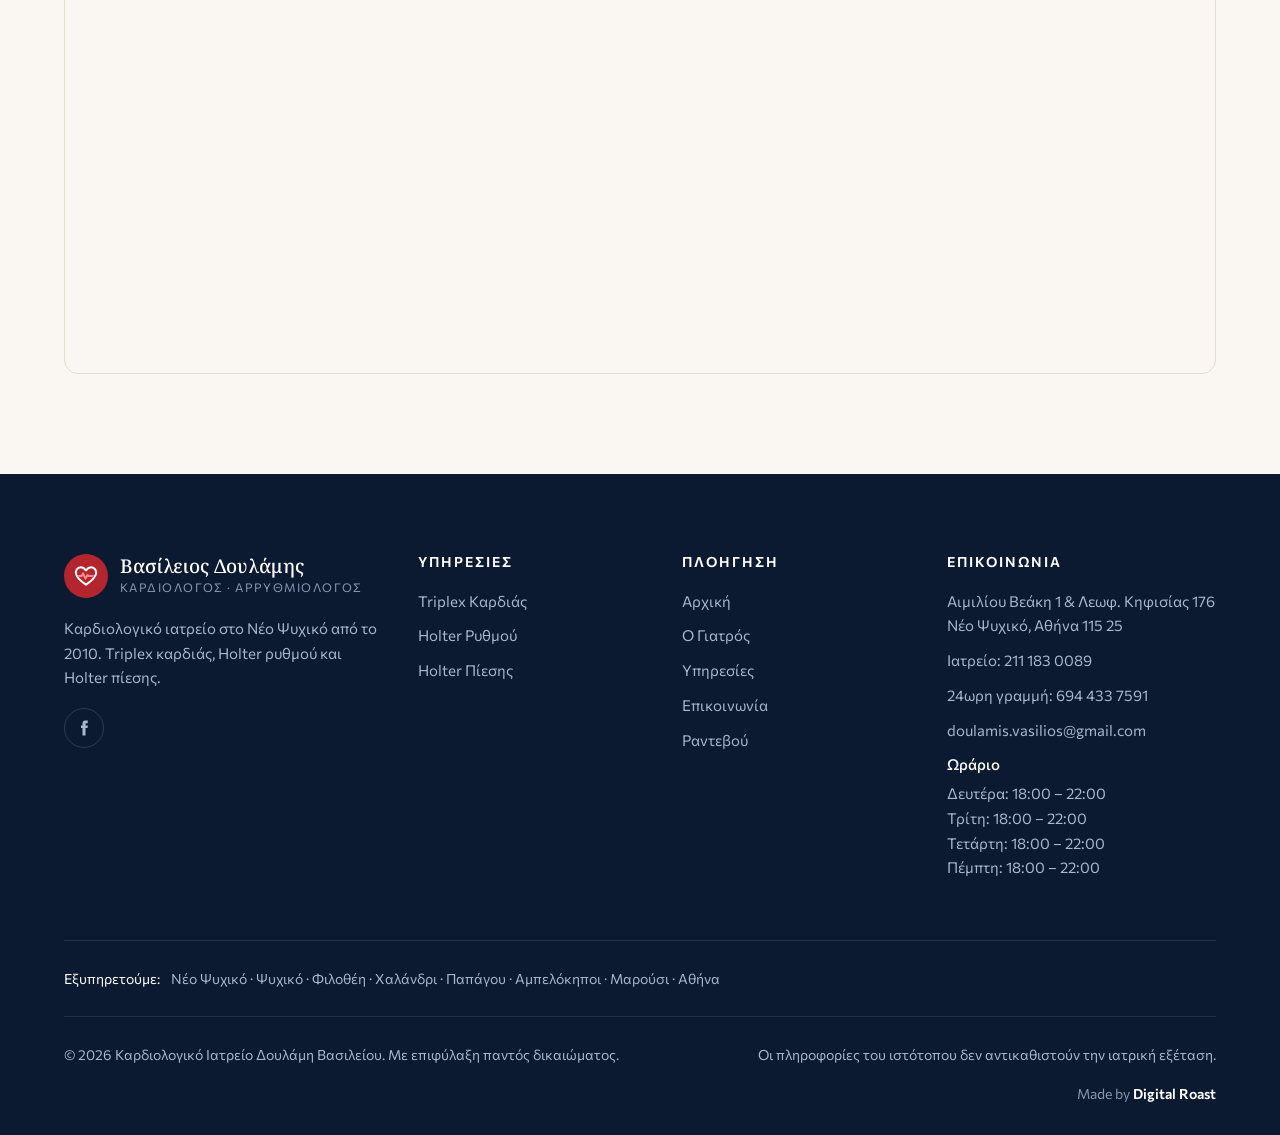
<file: epikoinonia.html>
<!doctype html>
<html lang="el">
<head>
<meta charset="utf-8">
<meta name="viewport" content="width=device-width, initial-scale=1">
<title>Επικοινωνία & Ραντεβού | Καρδιολόγος Δουλάμης – Νέο Ψυχικό</title>
<meta name="description" content="Κλείστε ραντεβού με τον καρδιολόγο Βασίλειο Δουλάμη. Αιμιλίου Βεάκη 1 & Κηφισίας 176, Νέο Ψυχικό. Τηλ. 211 183 0089, 24ωρο 694 433 7591.">
<meta property="og:title" content="Επικοινωνία & Ραντεβού | Καρδιολόγος Δουλάμης – Νέο Ψυχικό">
<meta property="og:description" content="Κλείστε ραντεβού με τον καρδιολόγο Βασίλειο Δουλάμη. Αιμιλίου Βεάκη 1 & Κηφισίας 176, Νέο Ψυχικό. Τηλ. 211 183 0089, 24ωρο 694 433 7591.">
<link rel="canonical" href="https://drdoulamis.gr/epikoinonia.html">
<meta property="og:url" content="https://drdoulamis.gr/epikoinonia.html">
<meta property="og:type" content="website">
<meta property="og:locale" content="el_GR">
<meta property="og:image" content="https://drdoulamis.gr/images/doulamis-vasileios.jpg">
<meta name="theme-color" content="#0f2340">
<link rel="icon" href="data:image/svg+xml,%3Csvg xmlns='http://www.w3.org/2000/svg' viewBox='0 0 24 24'%3E%3Ccircle cx='12' cy='12' r='12' fill='%230f2340'/%3E%3Cpath d='M12 18s-5.5-3.4-7-7.2C4 8.2 5.7 5.5 8.3 5.5c1.6 0 2.7.9 3.7 2.2 1-1.3 2.1-2.2 3.7-2.2 2.6 0 4.3 2.7 3.3 5.3-1.5 3.8-7 7.2-7 7.2z' fill='%23b3262e'/%3E%3C/svg%3E">
<link rel="preconnect" href="https://fonts.googleapis.com">
<link rel="preconnect" href="https://fonts.gstatic.com" crossorigin>
<link href="https://fonts.googleapis.com/css2?family=Commissioner:wght@400;500;600&family=Noto+Serif:ital,wght@0,400;0,500;1,400;1,500&display=swap" rel="stylesheet">
<link rel="stylesheet" href="css/style.css">
<script type="application/ld+json">
{"@context":"https://schema.org","@type":"Physician","name":"Καρδιολογικό Ιατρείο Δουλάμη Βασιλείου","medicalSpecialty":"Cardiovascular","telephone":"+302111830089","email":"doulamis.vasilios@gmail.com","address":{"@type":"PostalAddress","streetAddress":"Αιμιλίου Βεάκη 1 & Λεωφ. Κηφισίας 176","addressLocality":"Νέο Ψυχικό","postalCode":"11525","addressCountry":"GR"},"openingHours":"Mo-Th 18:00-22:00"}
</script>
</head><body>
<a class="skip-link" href="#main">Μετάβαση στο περιεχόμενο</a>
<div class="topbar">
  <div class="container">
    <span class="hide-sm">Αιμιλίου Βεάκη 1 & Λεωφ. Κηφισίας 176, Νέο Ψυχικό, Αθήνα 115 25</span>
    <span>Ιατρείο: <a href="tel:+302111830089">211 183 0089</a> &nbsp;·&nbsp; <span class="urgent">24ωρη γραμμή:</span> <a href="tel:+306944337591">694 433 7591</a></span>
  </div>
</div>
<header class="site-header">
  <div class="container">
    <a class="logo" href="index.html" aria-label="Αρχική">
      <span class="logo-mark"><svg viewBox="0 0 24 24" fill="none" stroke="#fff" stroke-width="1.8" stroke-linecap="round" stroke-linejoin="round"><path d="M12 20s-7-4.4-9-9.2C1.7 7.4 3.9 4 7.3 4c2 0 3.4 1.1 4.7 2.8C13.3 5.1 14.7 4 16.7 4c3.4 0 5.6 3.4 4.3 6.8C19 15.6 12 20 12 20z"/><path d="M5 12h3l1.3-2.5 2.2 5 1.8-3.5 1 1h4" stroke="#ff8a90"/></svg></span>
      <span class="logo-text"><strong>Βασίλειος Δουλάμης</strong><span>Καρδιολόγος · Αρρυθμιολόγος</span></span>
    </a>
    <button class="nav-toggle" aria-label="Μενού" aria-expanded="false" aria-controls="main-nav"><span></span><span></span><span></span></button>
    <nav class="main-nav" id="main-nav" aria-label="Κύριο μενού">
      <ul>
        <li><a href="index.html">Αρχική</a></li>
        <li><a href="o-giatros.html">Ο Γιατρός</a></li>
        <li class="has-dropdown"><a href="ypiresies/index.html">Υπηρεσίες</a>
          <ul class="dropdown">
<li><a href="ypiresies/triplex-kardias.html">Triplex Καρδιάς</a></li>
<li><a href="ypiresies/holter-rythmou.html">Holter Ρυθμού</a></li>
<li><a href="ypiresies/holter-piesis.html">Holter Πίεσης</a></li>
          </ul>
        </li>
        <li><a href="epikoinonia.html" aria-current="page">Επικοινωνία</a></li>
        <li><a class="nav-cta" href="epikoinonia.html#booking">Ραντεβού</a></li>
      </ul>
    </nav>
  </div>
</header>
<main id="main">

<section class="page-hero">
  <svg class="ecg-bg" viewBox="0 0 1200 200" preserveAspectRatio="none" aria-hidden="true"><path class="ecg-base" pathLength="1" d="M0 100 H380 l20 -10 l15 10 h30 l18 -80 l22 160 l18 -100 l14 20 h40 l25 -18 l25 18 H1200" fill="none" stroke="#b3262e" stroke-width="2.5"/><path class="ecg-pulse" pathLength="1" d="M0 100 H380 l20 -10 l15 10 h30 l18 -80 l22 160 l18 -100 l14 20 h40 l25 -18 l25 18 H1200" fill="none" stroke="#b3262e" stroke-width="3.5" stroke-linecap="round"/></svg>
  <div class="container">
    <div class="breadcrumb"><a href="index.html">Αρχική</a> / Επικοινωνία</div>
    <span class="eyebrow">Επικοινωνία</span>
    <h1>Είμαστε εδώ <em>για εσάς</em></h1>
    <p>Για ραντεβού καλέστε μας στο ιατρείο ή, για επείγοντα, στην 24ωρη γραμμή.</p>
  </div>
</section>
<section class="section" id="booking">
  <div class="container">
    <div class="contact-grid">
      <div>
        <ul class="contact-list">
          <li><span class="ic"><svg width="20" height="20" viewBox="0 0 24 24" fill="none" stroke="#b3262e" stroke-width="1.8" stroke-linecap="round" stroke-linejoin="round"><path d="M22 16.9v3a2 2 0 0 1-2.2 2 19.8 19.8 0 0 1-8.6-3.1 19.5 19.5 0 0 1-6-6A19.8 19.8 0 0 1 2.1 4.2 2 2 0 0 1 4.1 2h3a2 2 0 0 1 2 1.7c.1 1 .4 1.9.7 2.8a2 2 0 0 1-.5 2.1L8 9.9a16 16 0 0 0 6 6l1.3-1.3a2 2 0 0 1 2.1-.4c.9.3 1.8.6 2.8.7a2 2 0 0 1 1.7 2z"/></svg></span><div><strong>Τηλέφωνο ιατρείου</strong><a href="tel:+302111830089">211 183 0089</a></div></li>
          <li><span class="ic"><svg width="20" height="20" viewBox="0 0 24 24" fill="none" stroke="#b3262e" stroke-width="1.8" stroke-linecap="round" stroke-linejoin="round"><path d="M22 16.9v3a2 2 0 0 1-2.2 2 19.8 19.8 0 0 1-8.6-3.1 19.5 19.5 0 0 1-6-6A19.8 19.8 0 0 1 2.1 4.2 2 2 0 0 1 4.1 2h3a2 2 0 0 1 2 1.7c.1 1 .4 1.9.7 2.8a2 2 0 0 1-.5 2.1L8 9.9a16 16 0 0 0 6 6l1.3-1.3a2 2 0 0 1 2.1-.4c.9.3 1.8.6 2.8.7a2 2 0 0 1 1.7 2z"/></svg></span><div><strong>24ωρη γραμμή</strong><a href="tel:+306944337591">694 433 7591</a></div></li>
          <li><span class="ic"><svg width="20" height="20" viewBox="0 0 24 24" fill="none" stroke="#b3262e" stroke-width="1.8" stroke-linecap="round" stroke-linejoin="round"><rect x="2" y="4" width="20" height="16" rx="2"/><path d="M22 6l-10 7L2 6"/></svg></span><div><strong>Email</strong><a href="mailto:doulamis.vasilios@gmail.com">doulamis.vasilios@gmail.com</a></div></li>
          <li><span class="ic"><svg width="20" height="20" viewBox="0 0 24 24" fill="none" stroke="#b3262e" stroke-width="1.8" stroke-linecap="round" stroke-linejoin="round"><path d="M12 22s7-6.2 7-12a7 7 0 1 0-14 0c0 5.8 7 12 7 12z"/><circle cx="12" cy="10" r="2.5"/></svg></span><div><strong>Διεύθυνση</strong><a href="https://www.google.com/maps/search/?api=1&query=%CE%91%CE%B9%CE%BC%CE%B9%CE%BB%CE%AF%CE%BF%CF%85+%CE%92%CE%B5%CE%AC%CE%BA%CE%B7+1+%CE%9D%CE%AD%CE%BF+%CE%A8%CF%85%CF%87%CE%B9%CE%BA%CF%8C" target="_blank" rel="noopener">Αιμιλίου Βεάκη 1 & Λεωφ. Κηφισίας 176<br>Νέο Ψυχικό, Αθήνα 115 25</a></div></li>
        </ul>
        <h3>Ωράριο λειτουργίας</h3>
        <table class="hours">
          <tr><td>Δευτέρα</td><td>18:00 – 22:00</td></tr>
          <tr><td>Τρίτη</td><td>18:00 – 22:00</td></tr>
          <tr><td>Τετάρτη</td><td>18:00 – 22:00</td></tr>
          <tr><td>Πέμπτη</td><td>18:00 – 22:00</td></tr>
          <tr class="closed"><td>Παρασκευή – Κυριακή</td><td>Κλειστά</td></tr>
        </table>
        <p style="margin-top:16px;color:var(--muted);font-size:15px">Για επείγοντα περιστατικά καλέστε στην 24ωρη γραμμή. Σε περίπτωση οξέος θωρακικού πόνου καλέστε άμεσα το <strong>166</strong> ή το <strong>112</strong>.</p>
      </div>
      <div class="aside-box dark booking-card">
        <span class="eyebrow">Ραντεβού</span>
        <h2>Κλείστε ραντεβού <em>τηλεφωνικά</em></h2>
        <p>Καλέστε στο ιατρείο Δευτέρα, Τρίτη, Τετάρτη και Πέμπτη, 18:00 – 22:00. Για επείγοντα, η 24ωρη γραμμή είναι διαθέσιμη κάθε μέρα.</p>
        <a class="btn btn-primary" href="tel:+302111830089"><svg width="20" height="20" viewBox="0 0 24 24" fill="none" stroke="#ffffff" stroke-width="1.8" stroke-linecap="round" stroke-linejoin="round"><path d="M22 16.9v3a2 2 0 0 1-2.2 2 19.8 19.8 0 0 1-8.6-3.1 19.5 19.5 0 0 1-6-6A19.8 19.8 0 0 1 2.1 4.2 2 2 0 0 1 4.1 2h3a2 2 0 0 1 2 1.7c.1 1 .4 1.9.7 2.8a2 2 0 0 1-.5 2.1L8 9.9a16 16 0 0 0 6 6l1.3-1.3a2 2 0 0 1 2.1-.4c.9.3 1.8.6 2.8.7a2 2 0 0 1 1.7 2z"/></svg> Ιατρείο 211 183 0089</a>
        <a class="btn btn-light" href="tel:+306944337591"><svg width="20" height="20" viewBox="0 0 24 24" fill="none" stroke="#ffffff" stroke-width="1.8" stroke-linecap="round" stroke-linejoin="round"><path d="M22 16.9v3a2 2 0 0 1-2.2 2 19.8 19.8 0 0 1-8.6-3.1 19.5 19.5 0 0 1-6-6A19.8 19.8 0 0 1 2.1 4.2 2 2 0 0 1 4.1 2h3a2 2 0 0 1 2 1.7c.1 1 .4 1.9.7 2.8a2 2 0 0 1-.5 2.1L8 9.9a16 16 0 0 0 6 6l1.3-1.3a2 2 0 0 1 2.1-.4c.9.3 1.8.6 2.8.7a2 2 0 0 1 1.7 2z"/></svg> 24ωρη γραμμή 694 433 7591</a>
      </div>
    </div>
    <div class="map-head">
      <h2>Πού θα μας <em>βρείτε</em></h2>
      <a class="btn btn-primary" href="https://www.google.com/maps/dir/?api=1&destination=%CE%91%CE%B9%CE%BC%CE%B9%CE%BB%CE%AF%CE%BF%CF%85+%CE%92%CE%B5%CE%AC%CE%BA%CE%B7+1+%CE%9D%CE%AD%CE%BF+%CE%A8%CF%85%CF%87%CE%B9%CE%BA%CF%8C+11525" target="_blank" rel="noopener">Οδηγίες πλοήγησης</a>
    </div>
    <div class="map reveal">
      <iframe src="https://www.google.com/maps?q=%CE%91%CE%B9%CE%BC%CE%B9%CE%BB%CE%AF%CE%BF%CF%85+%CE%92%CE%B5%CE%AC%CE%BA%CE%B7+1,+%CE%9D%CE%AD%CE%BF+%CE%A8%CF%85%CF%87%CE%B9%CE%BA%CF%8C+115+25&output=embed" loading="lazy" referrerpolicy="no-referrer-when-downgrade" title="Χάρτης – Καρδιολογικό Ιατρείο Δουλάμη"></iframe>
    </div>
  </div>
</section>

</main>
<footer class="site-footer">
  <div class="container">
    <div class="footer-grid">
      <div>
        <a class="logo" href="index.html">
          <span class="logo-mark"><svg viewBox="0 0 24 24" fill="none" stroke="#fff" stroke-width="1.8" stroke-linecap="round" stroke-linejoin="round"><path d="M12 20s-7-4.4-9-9.2C1.7 7.4 3.9 4 7.3 4c2 0 3.4 1.1 4.7 2.8C13.3 5.1 14.7 4 16.7 4c3.4 0 5.6 3.4 4.3 6.8C19 15.6 12 20 12 20z"/><path d="M5 12h3l1.3-2.5 2.2 5 1.8-3.5 1 1h4" stroke="#ff8a90"/></svg></span>
          <span class="logo-text"><strong>Βασίλειος Δουλάμης</strong><span>Καρδιολόγος · Αρρυθμιολόγος</span></span>
        </a>
        <p class="footer-about">Καρδιολογικό ιατρείο στο Νέο Ψυχικό από το 2010. Triplex καρδιάς, Holter ρυθμού και Holter πίεσης.</p>
        <div class="social"><a href="https://www.facebook.com/search/top?q=%CE%94%CE%9F%CE%A5%CE%9B%CE%91%CE%9C%CE%97%CE%A3%20%CE%92%CE%91%CE%A3%CE%99%CE%9B%CE%95%CE%99%CE%9F%CE%A3" target="_blank" rel="noopener" aria-label="Facebook"><svg width="18" height="18" viewBox="0 0 24 24" fill="currentColor"><path d="M14 8.5V6.8c0-.8.5-1 .9-1H17V2h-3c-3.3 0-4 2.4-4 4v2.5H8V12h2v10h4V12h2.7l.4-3.5H14z"/></svg></a></div>
      </div>
      <div>
        <h4>Υπηρεσίες</h4>
        <ul><li><a href="ypiresies/triplex-kardias.html">Triplex Καρδιάς</a></li>
<li><a href="ypiresies/holter-rythmou.html">Holter Ρυθμού</a></li>
<li><a href="ypiresies/holter-piesis.html">Holter Πίεσης</a></li></ul>
      </div>
      <div>
        <h4>Πλοήγηση</h4>
        <ul>
          <li><a href="index.html">Αρχική</a></li>
          <li><a href="o-giatros.html">Ο Γιατρός</a></li>
          <li><a href="ypiresies/index.html">Υπηρεσίες</a></li>
          <li><a href="epikoinonia.html">Επικοινωνία</a></li>
          <li><a href="epikoinonia.html#booking">Ραντεβού</a></li>
        </ul>
      </div>
      <div>
        <h4>Επικοινωνία</h4>
        <ul>
          <li>Αιμιλίου Βεάκη 1 & Λεωφ. Κηφισίας 176<br>Νέο Ψυχικό, Αθήνα 115 25</li>
          <li><a href="tel:+302111830089">Ιατρείο: 211 183 0089</a></li>
          <li><a href="tel:+306944337591">24ωρη γραμμή: 694 433 7591</a></li>
          <li><a href="mailto:doulamis.vasilios@gmail.com">doulamis.vasilios@gmail.com</a></li>
          <li class="f-hours"><strong>Ωράριο</strong>
            <span>Δευτέρα: 18:00 – 22:00</span>
            <span>Τρίτη: 18:00 – 22:00</span>
            <span>Τετάρτη: 18:00 – 22:00</span>
            <span>Πέμπτη: 18:00 – 22:00</span></li>
        </ul>
      </div>
    </div>
    <div class="areas"><span>Εξυπηρετούμε:</span> Νέο Ψυχικό · Ψυχικό · Φιλοθέη · Χαλάνδρι · Παπάγου · Αμπελόκηποι · Μαρούσι · Αθήνα</div>
    <div class="footer-bottom">
      <span>© <span data-year>2026</span> Καρδιολογικό Ιατρείο Δουλάμη Βασιλείου. Με επιφύλαξη παντός δικαιώματος.</span>
      <span>Οι πληροφορίες του ιστότοπου δεν αντικαθιστούν την ιατρική εξέταση.</span>
      <a class="credit" href="https://digitalroast.gr" target="_blank" rel="noopener">Made by <strong>Digital Roast</strong></a>
    </div>
  </div>
</footer>
<a class="fab-call" href="tel:+302111830089" aria-label="Κλήση στο ιατρείο"><svg width="20" height="20" viewBox="0 0 24 24" fill="none" stroke="#ffffff" stroke-width="1.8" stroke-linecap="round" stroke-linejoin="round"><path d="M22 16.9v3a2 2 0 0 1-2.2 2 19.8 19.8 0 0 1-8.6-3.1 19.5 19.5 0 0 1-6-6A19.8 19.8 0 0 1 2.1 4.2 2 2 0 0 1 4.1 2h3a2 2 0 0 1 2 1.7c.1 1 .4 1.9.7 2.8a2 2 0 0 1-.5 2.1L8 9.9a16 16 0 0 0 6 6l1.3-1.3a2 2 0 0 1 2.1-.4c.9.3 1.8.6 2.8.7a2 2 0 0 1 1.7 2z"/></svg></a>
<script src="js/main.js"></script>
</body>
</html>
</file>
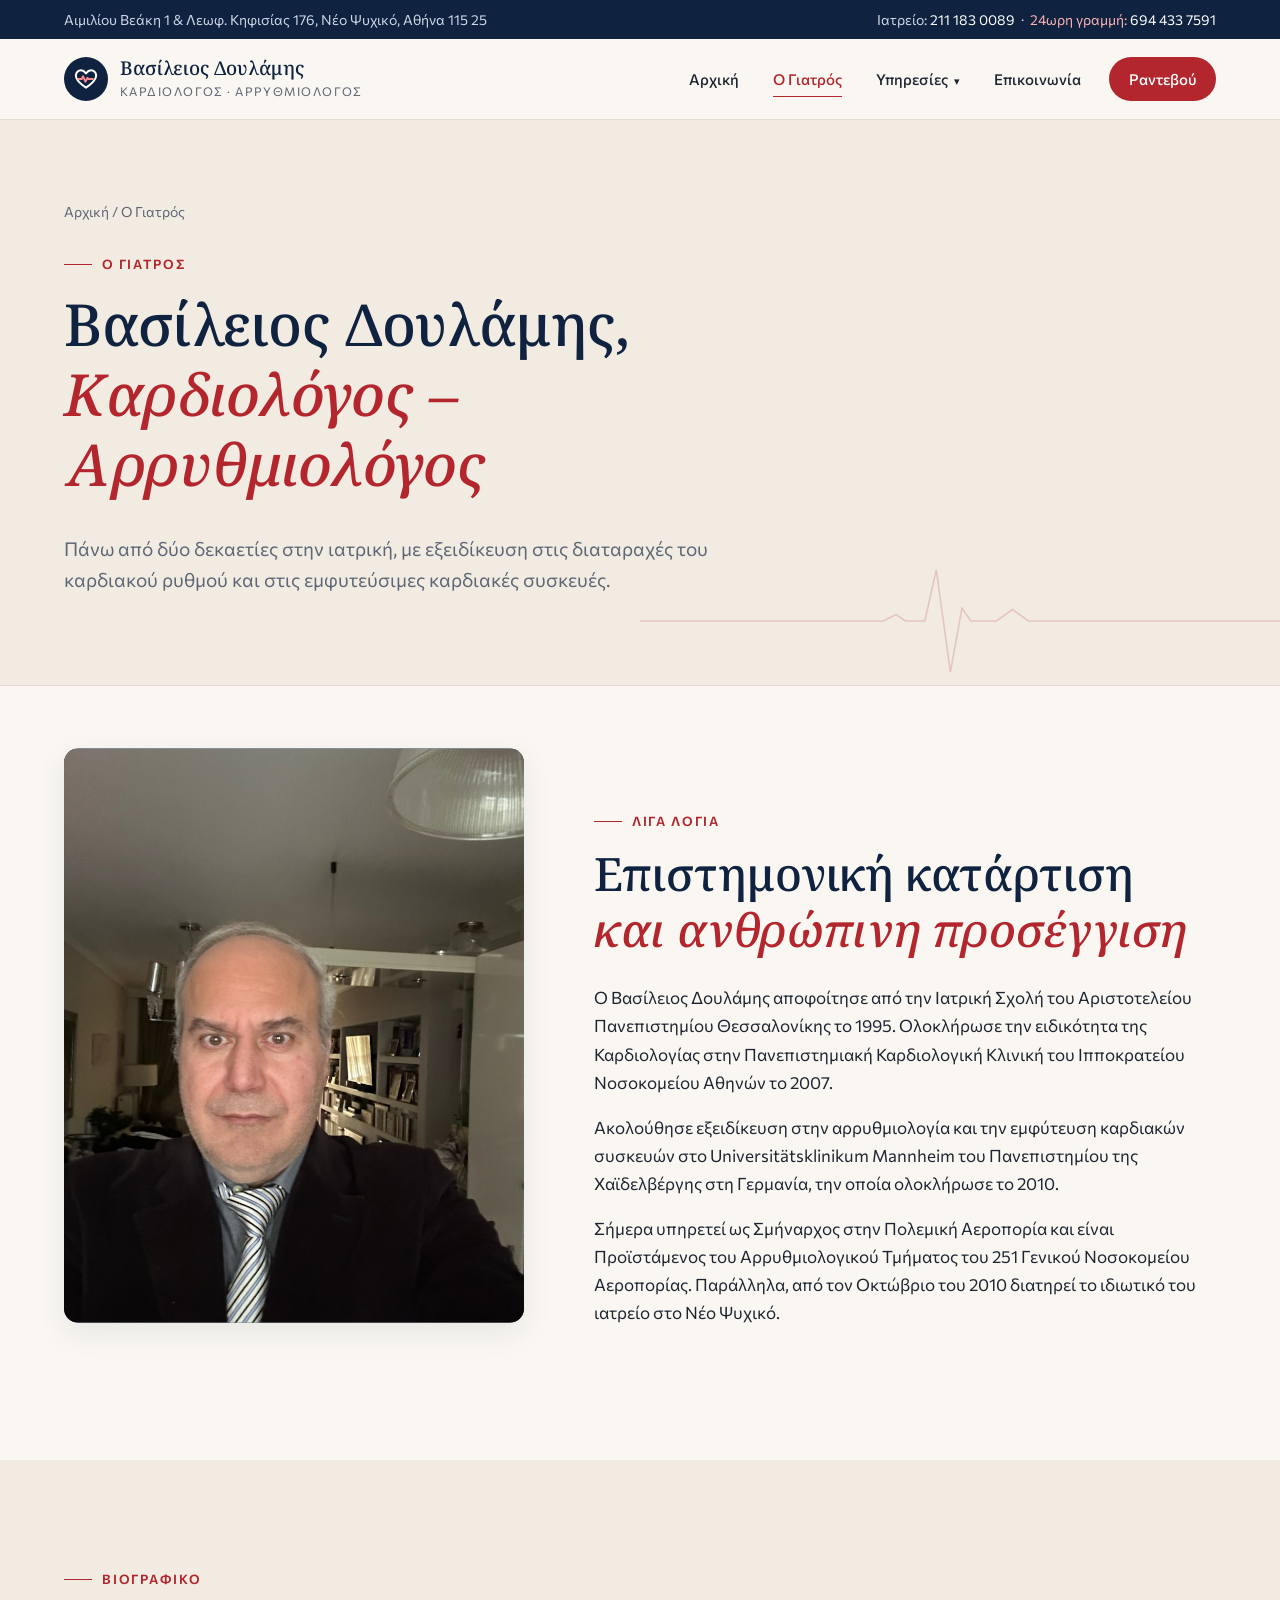
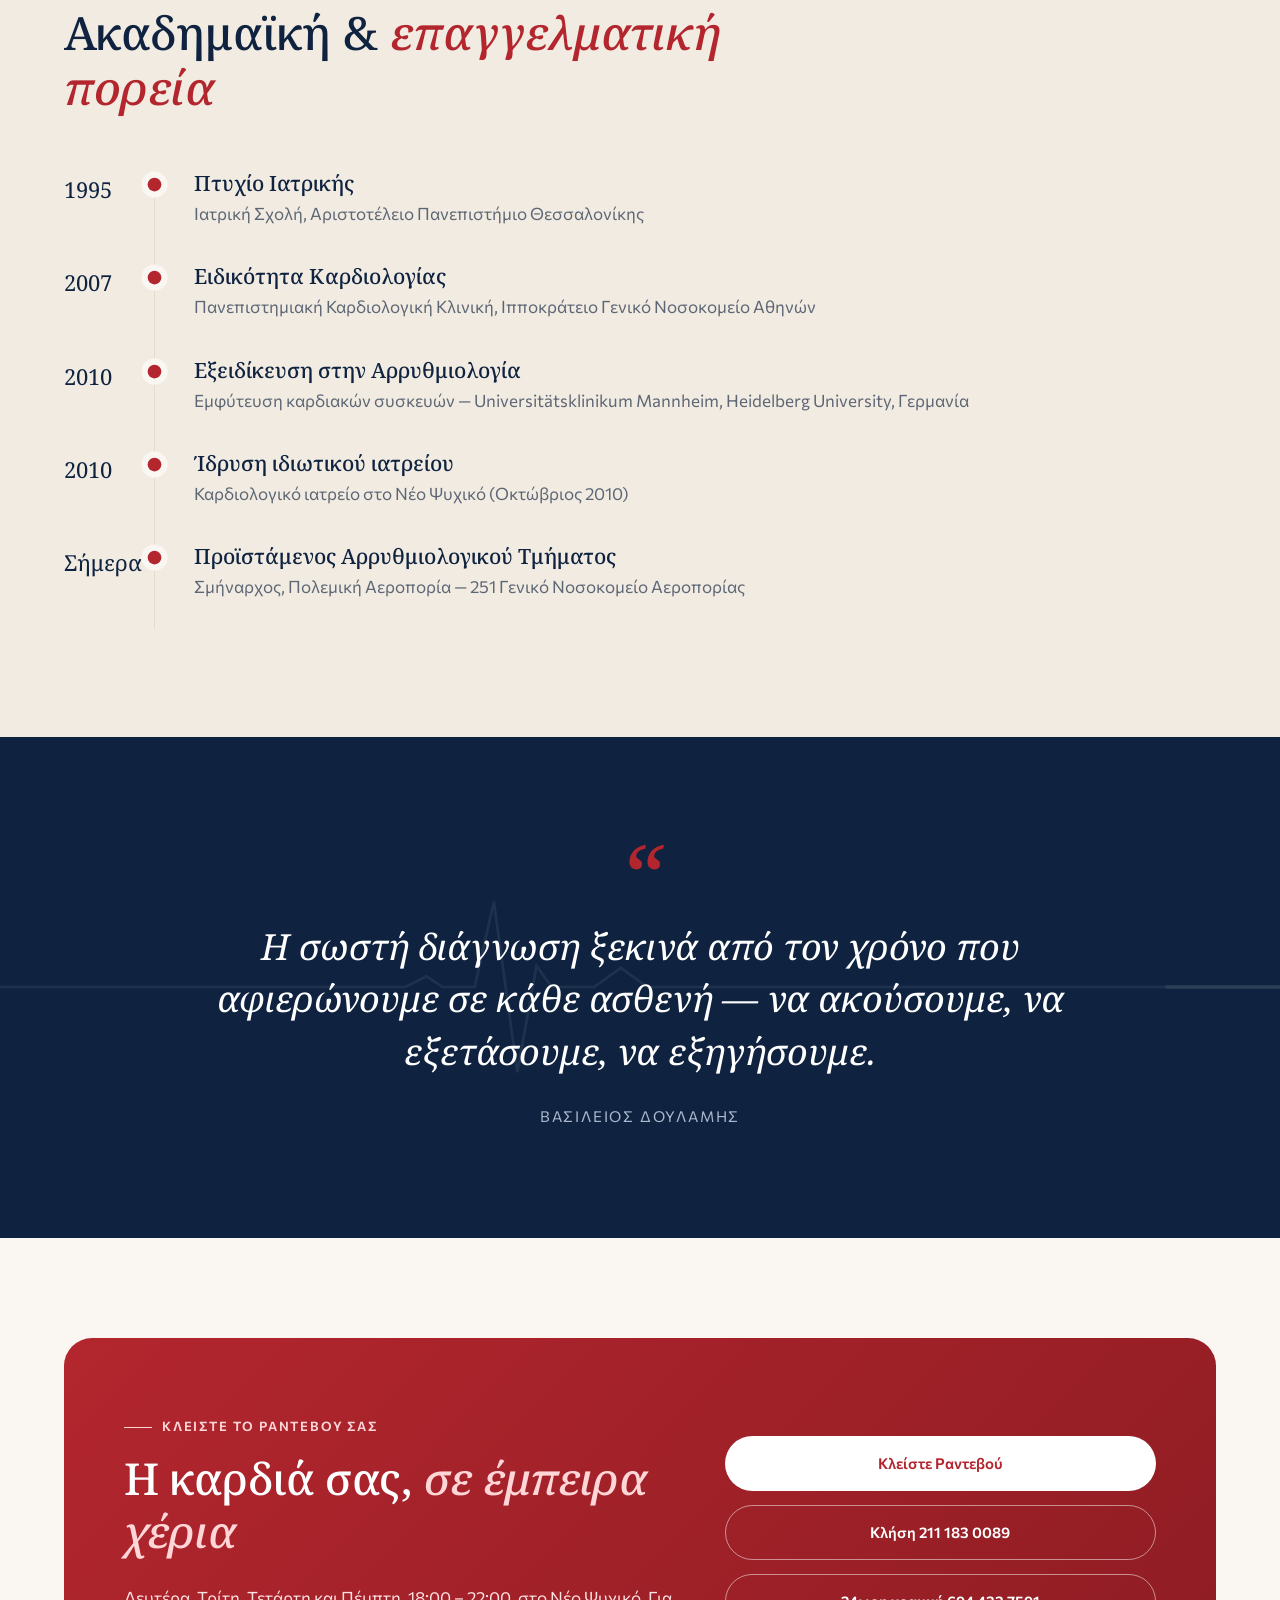
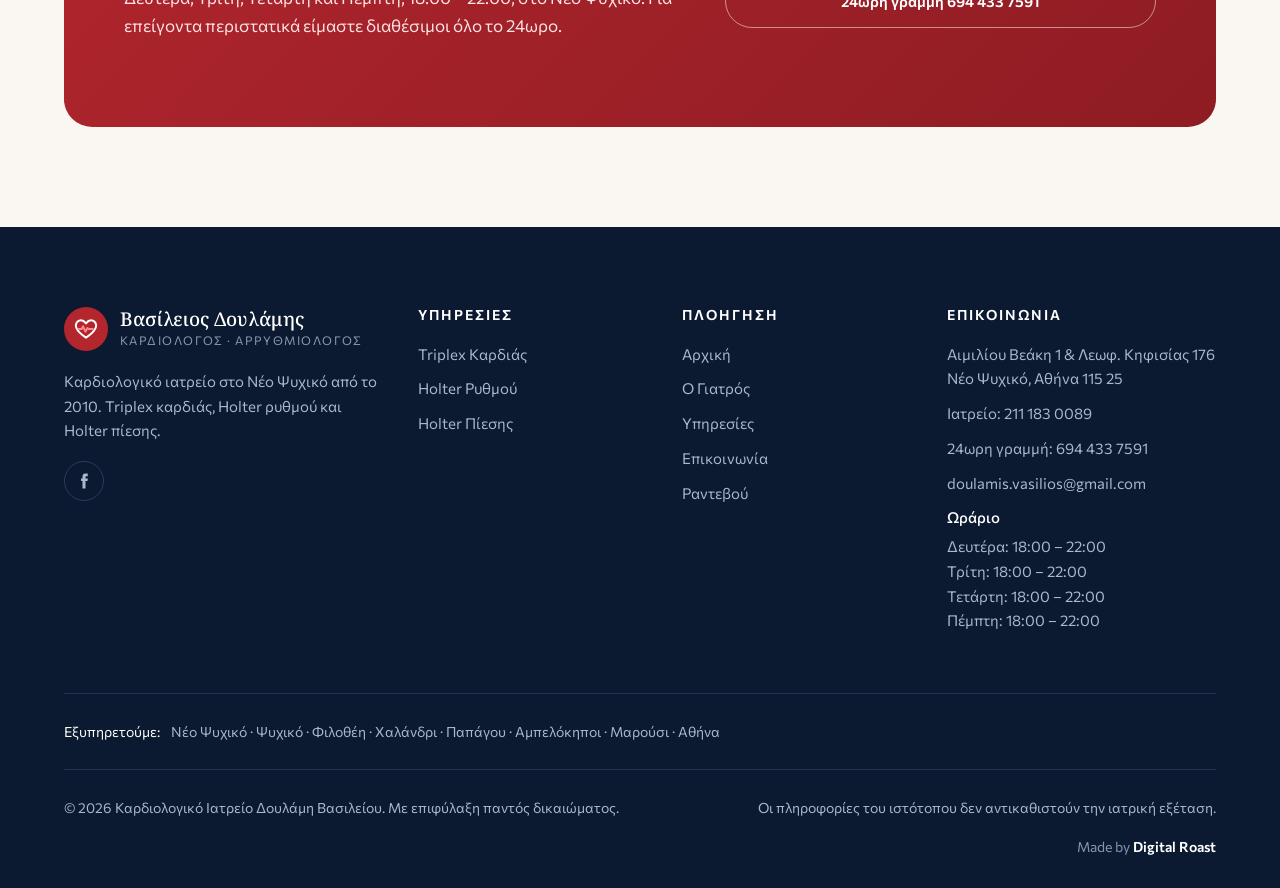
<file: o-giatros.html>
<!doctype html>
<html lang="el">
<head>
<meta charset="utf-8">
<meta name="viewport" content="width=device-width, initial-scale=1">
<title>Ο Γιατρός | Βασίλειος Δουλάμης – Καρδιολόγος, Αρρυθμιολόγος</title>
<meta name="description" content="Βιογραφικό του καρδιολόγου Βασιλείου Δουλάμη: ΑΠΘ, Ιπποκράτειο, εξειδίκευση αρρυθμιολογίας στη Γερμανία, Προϊστάμενος Αρρυθμιολογικού 251 ΓΝΑ.">
<meta property="og:title" content="Ο Γιατρός | Βασίλειος Δουλάμης – Καρδιολόγος, Αρρυθμιολόγος">
<meta property="og:description" content="Βιογραφικό του καρδιολόγου Βασιλείου Δουλάμη: ΑΠΘ, Ιπποκράτειο, εξειδίκευση αρρυθμιολογίας στη Γερμανία, Προϊστάμενος Αρρυθμιολογικού 251 ΓΝΑ.">
<link rel="canonical" href="https://drdoulamis.gr/o-giatros.html">
<meta property="og:url" content="https://drdoulamis.gr/o-giatros.html">
<meta property="og:type" content="website">
<meta property="og:locale" content="el_GR">
<meta property="og:image" content="https://drdoulamis.gr/images/doulamis-vasileios.jpg">
<meta name="theme-color" content="#0f2340">
<link rel="icon" href="data:image/svg+xml,%3Csvg xmlns='http://www.w3.org/2000/svg' viewBox='0 0 24 24'%3E%3Ccircle cx='12' cy='12' r='12' fill='%230f2340'/%3E%3Cpath d='M12 18s-5.5-3.4-7-7.2C4 8.2 5.7 5.5 8.3 5.5c1.6 0 2.7.9 3.7 2.2 1-1.3 2.1-2.2 3.7-2.2 2.6 0 4.3 2.7 3.3 5.3-1.5 3.8-7 7.2-7 7.2z' fill='%23b3262e'/%3E%3C/svg%3E">
<link rel="preconnect" href="https://fonts.googleapis.com">
<link rel="preconnect" href="https://fonts.gstatic.com" crossorigin>
<link href="https://fonts.googleapis.com/css2?family=Commissioner:wght@400;500;600&family=Noto+Serif:ital,wght@0,400;0,500;1,400;1,500&display=swap" rel="stylesheet">
<link rel="stylesheet" href="css/style.css">
<script type="application/ld+json">
{"@context":"https://schema.org","@type":"Physician","name":"Καρδιολογικό Ιατρείο Δουλάμη Βασιλείου","medicalSpecialty":"Cardiovascular","telephone":"+302111830089","email":"doulamis.vasilios@gmail.com","address":{"@type":"PostalAddress","streetAddress":"Αιμιλίου Βεάκη 1 & Λεωφ. Κηφισίας 176","addressLocality":"Νέο Ψυχικό","postalCode":"11525","addressCountry":"GR"},"openingHours":"Mo-Th 18:00-22:00"}
</script>
</head><body>
<a class="skip-link" href="#main">Μετάβαση στο περιεχόμενο</a>
<div class="topbar">
  <div class="container">
    <span class="hide-sm">Αιμιλίου Βεάκη 1 & Λεωφ. Κηφισίας 176, Νέο Ψυχικό, Αθήνα 115 25</span>
    <span>Ιατρείο: <a href="tel:+302111830089">211 183 0089</a> &nbsp;·&nbsp; <span class="urgent">24ωρη γραμμή:</span> <a href="tel:+306944337591">694 433 7591</a></span>
  </div>
</div>
<header class="site-header">
  <div class="container">
    <a class="logo" href="index.html" aria-label="Αρχική">
      <span class="logo-mark"><svg viewBox="0 0 24 24" fill="none" stroke="#fff" stroke-width="1.8" stroke-linecap="round" stroke-linejoin="round"><path d="M12 20s-7-4.4-9-9.2C1.7 7.4 3.9 4 7.3 4c2 0 3.4 1.1 4.7 2.8C13.3 5.1 14.7 4 16.7 4c3.4 0 5.6 3.4 4.3 6.8C19 15.6 12 20 12 20z"/><path d="M5 12h3l1.3-2.5 2.2 5 1.8-3.5 1 1h4" stroke="#ff8a90"/></svg></span>
      <span class="logo-text"><strong>Βασίλειος Δουλάμης</strong><span>Καρδιολόγος · Αρρυθμιολόγος</span></span>
    </a>
    <button class="nav-toggle" aria-label="Μενού" aria-expanded="false" aria-controls="main-nav"><span></span><span></span><span></span></button>
    <nav class="main-nav" id="main-nav" aria-label="Κύριο μενού">
      <ul>
        <li><a href="index.html">Αρχική</a></li>
        <li><a href="o-giatros.html" aria-current="page">Ο Γιατρός</a></li>
        <li class="has-dropdown"><a href="ypiresies/index.html">Υπηρεσίες</a>
          <ul class="dropdown">
<li><a href="ypiresies/triplex-kardias.html">Triplex Καρδιάς</a></li>
<li><a href="ypiresies/holter-rythmou.html">Holter Ρυθμού</a></li>
<li><a href="ypiresies/holter-piesis.html">Holter Πίεσης</a></li>
          </ul>
        </li>
        <li><a href="epikoinonia.html">Επικοινωνία</a></li>
        <li><a class="nav-cta" href="epikoinonia.html#booking">Ραντεβού</a></li>
      </ul>
    </nav>
  </div>
</header>
<main id="main">

<section class="page-hero">
  <svg class="ecg-bg" viewBox="0 0 1200 200" preserveAspectRatio="none" aria-hidden="true"><path class="ecg-base" pathLength="1" d="M0 100 H380 l20 -10 l15 10 h30 l18 -80 l22 160 l18 -100 l14 20 h40 l25 -18 l25 18 H1200" fill="none" stroke="#b3262e" stroke-width="2.5"/><path class="ecg-pulse" pathLength="1" d="M0 100 H380 l20 -10 l15 10 h30 l18 -80 l22 160 l18 -100 l14 20 h40 l25 -18 l25 18 H1200" fill="none" stroke="#b3262e" stroke-width="3.5" stroke-linecap="round"/></svg>
  <div class="container">
    <div class="breadcrumb"><a href="index.html">Αρχική</a> / Ο Γιατρός</div>
    <span class="eyebrow">Ο Γιατρός</span>
    <h1>Βασίλειος Δουλάμης, <em>Καρδιολόγος – Αρρυθμιολόγος</em></h1>
    <p>Πάνω από δύο δεκαετίες στην ιατρική, με εξειδίκευση στις διαταραχές του καρδιακού ρυθμού και στις εμφυτεύσιμες καρδιακές συσκευές.</p>
  </div>
</section>

<section class="section">
  <div class="container split">
    <div class="reveal"><div class="photo"><img src="images/doulamis-vasileios.jpg" alt="Ο καρδιολόγος Βασίλειος Δουλάμης" width="900" height="1200"></div></div>
    <div class="reveal">
      <span class="eyebrow">Λίγα λόγια</span>
      <h2>Επιστημονική κατάρτιση <em>και ανθρώπινη προσέγγιση</em></h2>
      <p>Ο Βασίλειος Δουλάμης αποφοίτησε από την Ιατρική Σχολή του Αριστοτελείου Πανεπιστημίου Θεσσαλονίκης το 1995. Ολοκλήρωσε την ειδικότητα της Καρδιολογίας στην Πανεπιστημιακή Καρδιολογική Κλινική του Ιπποκρατείου Νοσοκομείου Αθηνών το 2007.</p>
      <p>Ακολούθησε εξειδίκευση στην αρρυθμιολογία και την εμφύτευση καρδιακών συσκευών στο Universitätsklinikum Mannheim του Πανεπιστημίου της Χαϊδελβέργης στη Γερμανία, την οποία ολοκλήρωσε το 2010.</p>
      <p>Σήμερα υπηρετεί ως Σμήναρχος στην Πολεμική Αεροπορία και είναι Προϊστάμενος του Αρρυθμιολογικού Τμήματος του 251 Γενικού Νοσοκομείου Αεροπορίας. Παράλληλα, από τον Οκτώβριο του 2010 διατηρεί το ιδιωτικό του ιατρείο στο Νέο Ψυχικό.</p>
    </div>
  </div>
</section>

<section class="section section-alt">
  <div class="container">
    <div class="section-head">
      <span class="eyebrow">Βιογραφικό</span>
      <h2>Ακαδημαϊκή & <em>επαγγελματική πορεία</em></h2>
    </div>
    <ol class="timeline">
      <li class="reveal"><span class="year">1995</span><div><h3>Πτυχίο Ιατρικής</h3><p>Ιατρική Σχολή, Αριστοτέλειο Πανεπιστήμιο Θεσσαλονίκης</p></div></li>
      <li class="reveal"><span class="year">2007</span><div><h3>Ειδικότητα Καρδιολογίας</h3><p>Πανεπιστημιακή Καρδιολογική Κλινική, Ιπποκράτειο Γενικό Νοσοκομείο Αθηνών</p></div></li>
      <li class="reveal"><span class="year">2010</span><div><h3>Εξειδίκευση στην Αρρυθμιολογία</h3><p>Εμφύτευση καρδιακών συσκευών — Universitätsklinikum Mannheim, Heidelberg University, Γερμανία</p></div></li>
      <li class="reveal"><span class="year">2010</span><div><h3>Ίδρυση ιδιωτικού ιατρείου</h3><p>Καρδιολογικό ιατρείο στο Νέο Ψυχικό (Οκτώβριος 2010)</p></div></li>
      <li class="reveal"><span class="year">Σήμερα</span><div><h3>Προϊστάμενος Αρρυθμιολογικού Τμήματος</h3><p>Σμήναρχος, Πολεμική Αεροπορία — 251 Γενικό Νοσοκομείο Αεροπορίας</p></div></li>
    </ol>
  </div>
</section>

<section class="quote">
  <svg class="ecg-bg" viewBox="0 0 1200 200" preserveAspectRatio="none" aria-hidden="true"><path class="ecg-base" pathLength="1" d="M0 100 H380 l20 -10 l15 10 h30 l18 -80 l22 160 l18 -100 l14 20 h40 l25 -18 l25 18 H1200" fill="none" stroke="#ffffff" stroke-width="2.5"/><path class="ecg-pulse" pathLength="1" d="M0 100 H380 l20 -10 l15 10 h30 l18 -80 l22 160 l18 -100 l14 20 h40 l25 -18 l25 18 H1200" fill="none" stroke="#ffffff" stroke-width="3.5" stroke-linecap="round"/></svg>
  <div class="container">
    <blockquote class="reveal">Η σωστή διάγνωση ξεκινά από τον χρόνο που αφιερώνουμε σε κάθε ασθενή — να ακούσουμε, να εξετάσουμε, να εξηγήσουμε.
      <cite>Βασίλειος Δουλάμης</cite>
    </blockquote>
  </div>
</section>

<section class="cta">
  <div class="container">
    <div class="cta-box reveal">
      <div>
        <span class="eyebrow">Κλείστε το ραντεβού σας</span>
        <h2>Η καρδιά σας, <em>σε έμπειρα χέρια</em></h2>
        <p>Δευτέρα, Τρίτη, Τετάρτη και Πέμπτη, 18:00 – 22:00, στο Νέο Ψυχικό. Για επείγοντα περιστατικά είμαστε διαθέσιμοι όλο το 24ωρο.</p>
      </div>
      <div class="cta-actions">
        <a class="btn btn-primary" href="epikoinonia.html#booking">Κλείστε Ραντεβού</a>
        <a class="btn btn-light" href="tel:+302111830089">Κλήση 211 183 0089</a>
        <a class="btn btn-light" href="tel:+306944337591">24ωρη γραμμή 694 433 7591</a>
      </div>
    </div>
  </div>
</section>
</main>
<footer class="site-footer">
  <div class="container">
    <div class="footer-grid">
      <div>
        <a class="logo" href="index.html">
          <span class="logo-mark"><svg viewBox="0 0 24 24" fill="none" stroke="#fff" stroke-width="1.8" stroke-linecap="round" stroke-linejoin="round"><path d="M12 20s-7-4.4-9-9.2C1.7 7.4 3.9 4 7.3 4c2 0 3.4 1.1 4.7 2.8C13.3 5.1 14.7 4 16.7 4c3.4 0 5.6 3.4 4.3 6.8C19 15.6 12 20 12 20z"/><path d="M5 12h3l1.3-2.5 2.2 5 1.8-3.5 1 1h4" stroke="#ff8a90"/></svg></span>
          <span class="logo-text"><strong>Βασίλειος Δουλάμης</strong><span>Καρδιολόγος · Αρρυθμιολόγος</span></span>
        </a>
        <p class="footer-about">Καρδιολογικό ιατρείο στο Νέο Ψυχικό από το 2010. Triplex καρδιάς, Holter ρυθμού και Holter πίεσης.</p>
        <div class="social"><a href="https://www.facebook.com/search/top?q=%CE%94%CE%9F%CE%A5%CE%9B%CE%91%CE%9C%CE%97%CE%A3%20%CE%92%CE%91%CE%A3%CE%99%CE%9B%CE%95%CE%99%CE%9F%CE%A3" target="_blank" rel="noopener" aria-label="Facebook"><svg width="18" height="18" viewBox="0 0 24 24" fill="currentColor"><path d="M14 8.5V6.8c0-.8.5-1 .9-1H17V2h-3c-3.3 0-4 2.4-4 4v2.5H8V12h2v10h4V12h2.7l.4-3.5H14z"/></svg></a></div>
      </div>
      <div>
        <h4>Υπηρεσίες</h4>
        <ul><li><a href="ypiresies/triplex-kardias.html">Triplex Καρδιάς</a></li>
<li><a href="ypiresies/holter-rythmou.html">Holter Ρυθμού</a></li>
<li><a href="ypiresies/holter-piesis.html">Holter Πίεσης</a></li></ul>
      </div>
      <div>
        <h4>Πλοήγηση</h4>
        <ul>
          <li><a href="index.html">Αρχική</a></li>
          <li><a href="o-giatros.html">Ο Γιατρός</a></li>
          <li><a href="ypiresies/index.html">Υπηρεσίες</a></li>
          <li><a href="epikoinonia.html">Επικοινωνία</a></li>
          <li><a href="epikoinonia.html#booking">Ραντεβού</a></li>
        </ul>
      </div>
      <div>
        <h4>Επικοινωνία</h4>
        <ul>
          <li>Αιμιλίου Βεάκη 1 & Λεωφ. Κηφισίας 176<br>Νέο Ψυχικό, Αθήνα 115 25</li>
          <li><a href="tel:+302111830089">Ιατρείο: 211 183 0089</a></li>
          <li><a href="tel:+306944337591">24ωρη γραμμή: 694 433 7591</a></li>
          <li><a href="mailto:doulamis.vasilios@gmail.com">doulamis.vasilios@gmail.com</a></li>
          <li class="f-hours"><strong>Ωράριο</strong>
            <span>Δευτέρα: 18:00 – 22:00</span>
            <span>Τρίτη: 18:00 – 22:00</span>
            <span>Τετάρτη: 18:00 – 22:00</span>
            <span>Πέμπτη: 18:00 – 22:00</span></li>
        </ul>
      </div>
    </div>
    <div class="areas"><span>Εξυπηρετούμε:</span> Νέο Ψυχικό · Ψυχικό · Φιλοθέη · Χαλάνδρι · Παπάγου · Αμπελόκηποι · Μαρούσι · Αθήνα</div>
    <div class="footer-bottom">
      <span>© <span data-year>2026</span> Καρδιολογικό Ιατρείο Δουλάμη Βασιλείου. Με επιφύλαξη παντός δικαιώματος.</span>
      <span>Οι πληροφορίες του ιστότοπου δεν αντικαθιστούν την ιατρική εξέταση.</span>
      <a class="credit" href="https://digitalroast.gr" target="_blank" rel="noopener">Made by <strong>Digital Roast</strong></a>
    </div>
  </div>
</footer>
<a class="fab-call" href="tel:+302111830089" aria-label="Κλήση στο ιατρείο"><svg width="20" height="20" viewBox="0 0 24 24" fill="none" stroke="#ffffff" stroke-width="1.8" stroke-linecap="round" stroke-linejoin="round"><path d="M22 16.9v3a2 2 0 0 1-2.2 2 19.8 19.8 0 0 1-8.6-3.1 19.5 19.5 0 0 1-6-6A19.8 19.8 0 0 1 2.1 4.2 2 2 0 0 1 4.1 2h3a2 2 0 0 1 2 1.7c.1 1 .4 1.9.7 2.8a2 2 0 0 1-.5 2.1L8 9.9a16 16 0 0 0 6 6l1.3-1.3a2 2 0 0 1 2.1-.4c.9.3 1.8.6 2.8.7a2 2 0 0 1 1.7 2z"/></svg></a>
<script src="js/main.js"></script>
</body>
</html>
</file>
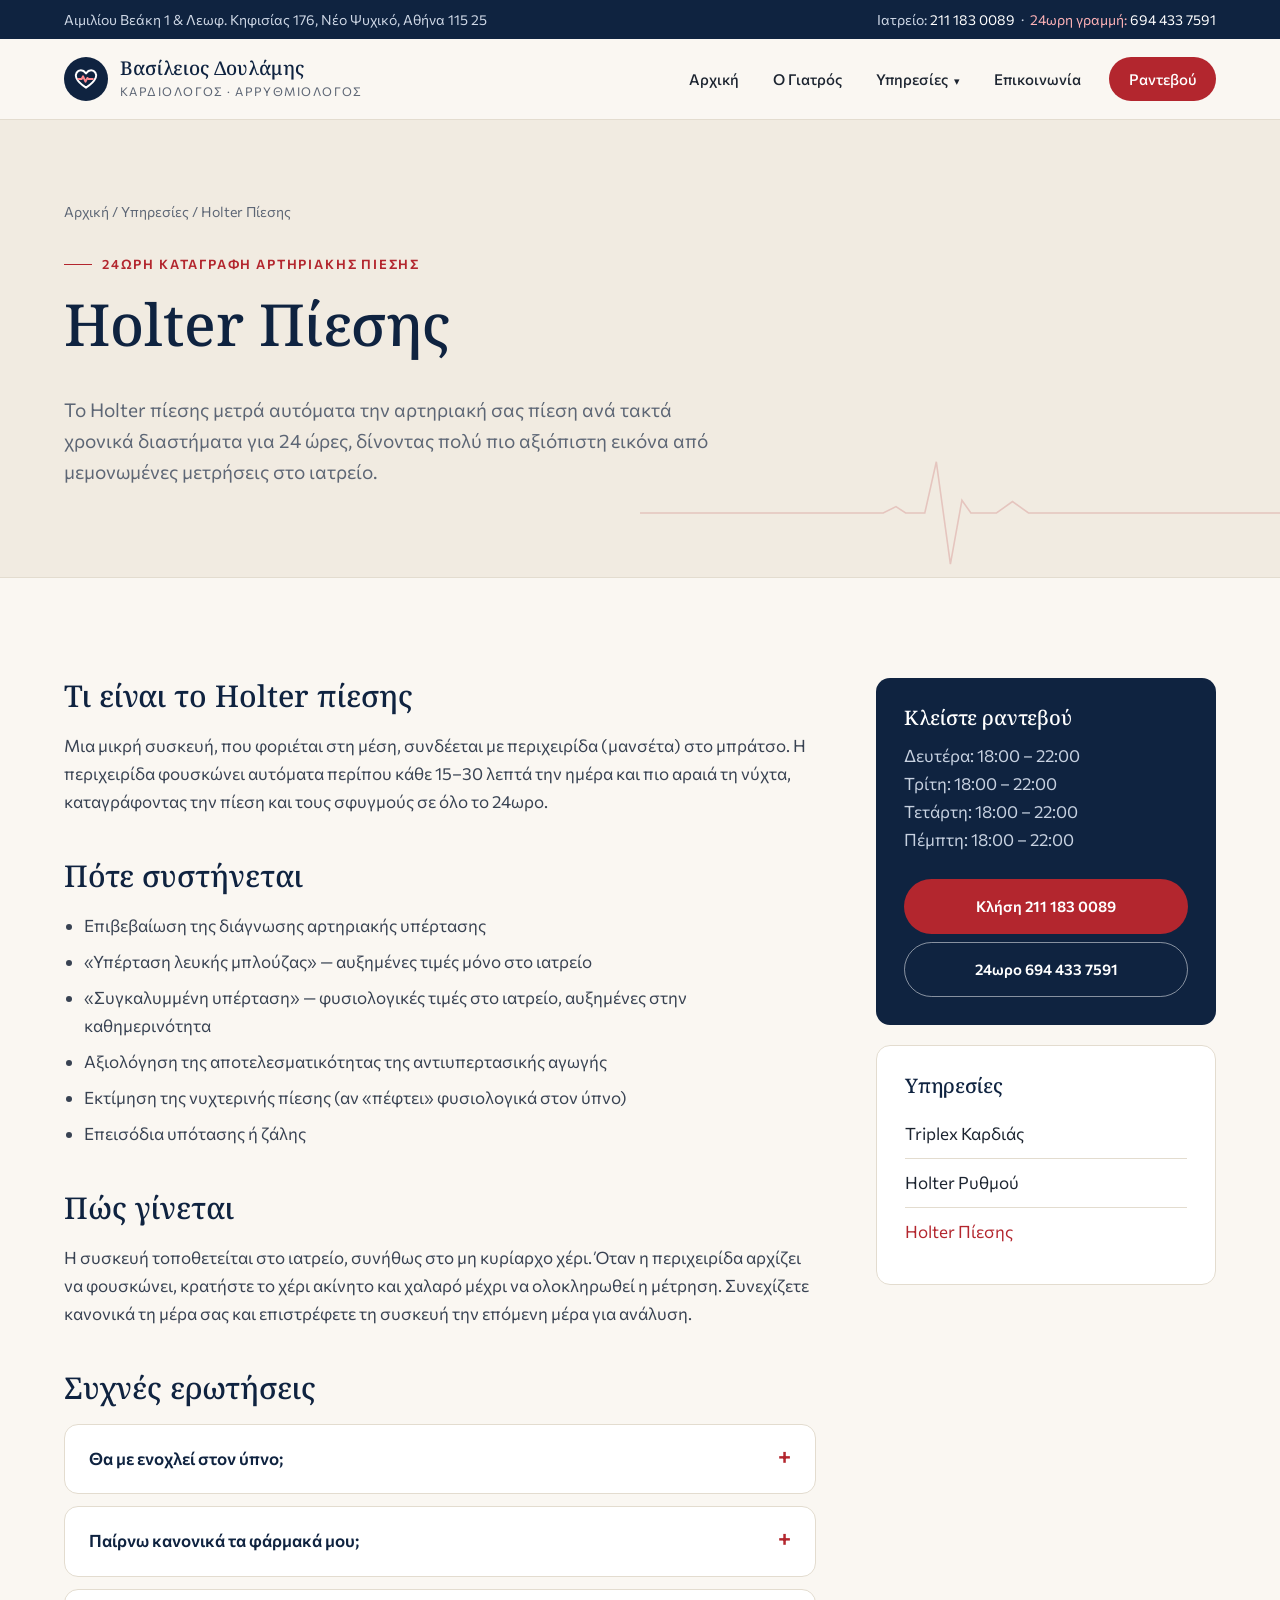
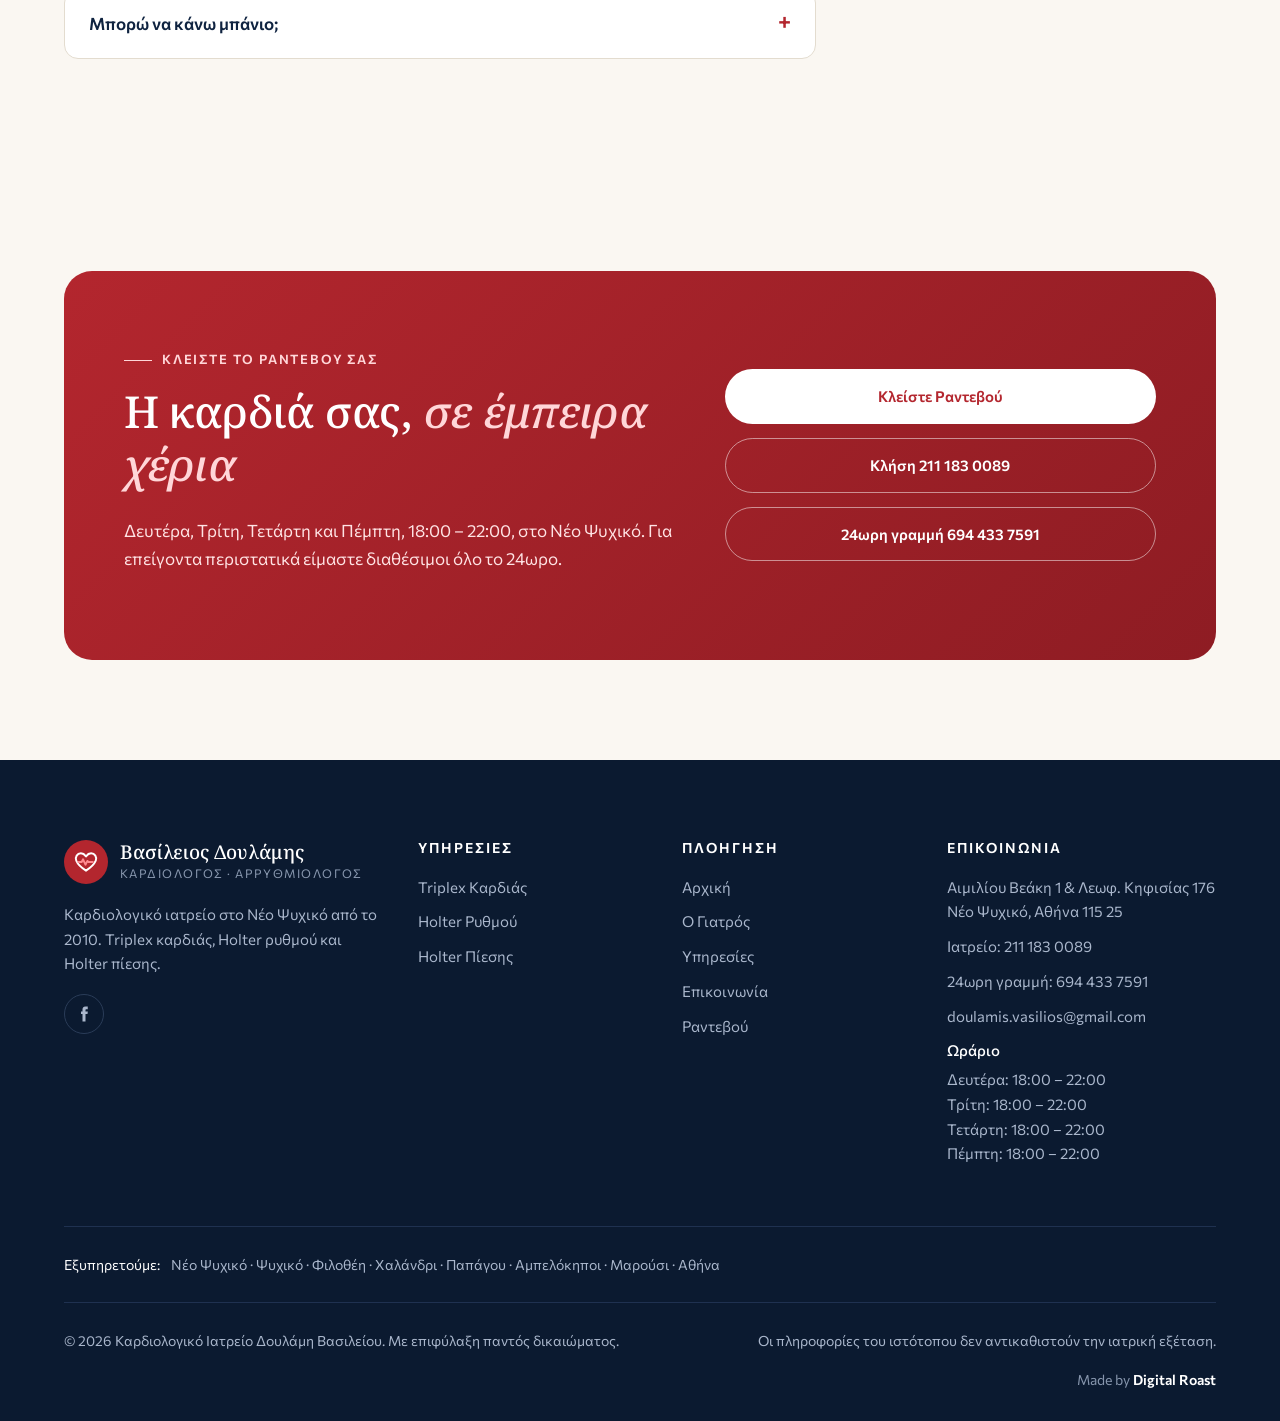
<file: ypiresies/holter-piesis.html>
<!doctype html>
<html lang="el">
<head>
<meta charset="utf-8">
<meta name="viewport" content="width=device-width, initial-scale=1">
<title>Holter Πίεσης Νέο Ψυχικό | Καρδιολόγος Δουλάμης Βασίλειος</title>
<meta name="description" content="Αυτόματες μετρήσεις της αρτηριακής πίεσης σε όλο το 24ωρο — μέρα και νύχτα — για ακριβή διάγνωση και ρύθμιση της υπέρτασης.">
<meta property="og:title" content="Holter Πίεσης Νέο Ψυχικό | Καρδιολόγος Δουλάμης Βασίλειος">
<meta property="og:description" content="Αυτόματες μετρήσεις της αρτηριακής πίεσης σε όλο το 24ωρο — μέρα και νύχτα — για ακριβή διάγνωση και ρύθμιση της υπέρτασης.">
<link rel="canonical" href="https://drdoulamis.gr/ypiresies/holter-piesis.html">
<meta property="og:url" content="https://drdoulamis.gr/ypiresies/holter-piesis.html">
<meta property="og:type" content="website">
<meta property="og:locale" content="el_GR">
<meta property="og:image" content="https://drdoulamis.gr/images/doulamis-vasileios.jpg">
<meta name="theme-color" content="#0f2340">
<link rel="icon" href="data:image/svg+xml,%3Csvg xmlns='http://www.w3.org/2000/svg' viewBox='0 0 24 24'%3E%3Ccircle cx='12' cy='12' r='12' fill='%230f2340'/%3E%3Cpath d='M12 18s-5.5-3.4-7-7.2C4 8.2 5.7 5.5 8.3 5.5c1.6 0 2.7.9 3.7 2.2 1-1.3 2.1-2.2 3.7-2.2 2.6 0 4.3 2.7 3.3 5.3-1.5 3.8-7 7.2-7 7.2z' fill='%23b3262e'/%3E%3C/svg%3E">
<link rel="preconnect" href="https://fonts.googleapis.com">
<link rel="preconnect" href="https://fonts.gstatic.com" crossorigin>
<link href="https://fonts.googleapis.com/css2?family=Commissioner:wght@400;500;600&family=Noto+Serif:ital,wght@0,400;0,500;1,400;1,500&display=swap" rel="stylesheet">
<link rel="stylesheet" href="../css/style.css">
<script type="application/ld+json">
{"@context":"https://schema.org","@type":"Physician","name":"Καρδιολογικό Ιατρείο Δουλάμη Βασιλείου","medicalSpecialty":"Cardiovascular","telephone":"+302111830089","email":"doulamis.vasilios@gmail.com","address":{"@type":"PostalAddress","streetAddress":"Αιμιλίου Βεάκη 1 & Λεωφ. Κηφισίας 176","addressLocality":"Νέο Ψυχικό","postalCode":"11525","addressCountry":"GR"},"openingHours":"Mo-Th 18:00-22:00"}
</script>
</head><body>
<a class="skip-link" href="#main">Μετάβαση στο περιεχόμενο</a>
<div class="topbar">
  <div class="container">
    <span class="hide-sm">Αιμιλίου Βεάκη 1 & Λεωφ. Κηφισίας 176, Νέο Ψυχικό, Αθήνα 115 25</span>
    <span>Ιατρείο: <a href="tel:+302111830089">211 183 0089</a> &nbsp;·&nbsp; <span class="urgent">24ωρη γραμμή:</span> <a href="tel:+306944337591">694 433 7591</a></span>
  </div>
</div>
<header class="site-header">
  <div class="container">
    <a class="logo" href="../index.html" aria-label="Αρχική">
      <span class="logo-mark"><svg viewBox="0 0 24 24" fill="none" stroke="#fff" stroke-width="1.8" stroke-linecap="round" stroke-linejoin="round"><path d="M12 20s-7-4.4-9-9.2C1.7 7.4 3.9 4 7.3 4c2 0 3.4 1.1 4.7 2.8C13.3 5.1 14.7 4 16.7 4c3.4 0 5.6 3.4 4.3 6.8C19 15.6 12 20 12 20z"/><path d="M5 12h3l1.3-2.5 2.2 5 1.8-3.5 1 1h4" stroke="#ff8a90"/></svg></span>
      <span class="logo-text"><strong>Βασίλειος Δουλάμης</strong><span>Καρδιολόγος · Αρρυθμιολόγος</span></span>
    </a>
    <button class="nav-toggle" aria-label="Μενού" aria-expanded="false" aria-controls="main-nav"><span></span><span></span><span></span></button>
    <nav class="main-nav" id="main-nav" aria-label="Κύριο μενού">
      <ul>
        <li><a href="../index.html">Αρχική</a></li>
        <li><a href="../o-giatros.html">Ο Γιατρός</a></li>
        <li class="has-dropdown"><a href="../ypiresies/index.html">Υπηρεσίες</a>
          <ul class="dropdown">
<li><a href="../ypiresies/triplex-kardias.html">Triplex Καρδιάς</a></li>
<li><a href="../ypiresies/holter-rythmou.html">Holter Ρυθμού</a></li>
<li><a href="../ypiresies/holter-piesis.html" aria-current="page">Holter Πίεσης</a></li>
          </ul>
        </li>
        <li><a href="../epikoinonia.html">Επικοινωνία</a></li>
        <li><a class="nav-cta" href="../epikoinonia.html#booking">Ραντεβού</a></li>
      </ul>
    </nav>
  </div>
</header>
<main id="main">

<section class="page-hero">
  <svg class="ecg-bg" viewBox="0 0 1200 200" preserveAspectRatio="none" aria-hidden="true"><path class="ecg-base" pathLength="1" d="M0 100 H380 l20 -10 l15 10 h30 l18 -80 l22 160 l18 -100 l14 20 h40 l25 -18 l25 18 H1200" fill="none" stroke="#b3262e" stroke-width="2.5"/><path class="ecg-pulse" pathLength="1" d="M0 100 H380 l20 -10 l15 10 h30 l18 -80 l22 160 l18 -100 l14 20 h40 l25 -18 l25 18 H1200" fill="none" stroke="#b3262e" stroke-width="3.5" stroke-linecap="round"/></svg>
  <div class="container">
    <div class="breadcrumb"><a href="../index.html">Αρχική</a> / <a href="index.html">Υπηρεσίες</a> / Holter Πίεσης</div>
    <span class="eyebrow">24ωρη καταγραφή αρτηριακής πίεσης</span>
    <h1>Holter Πίεσης</h1>
    <p>Το Holter πίεσης μετρά αυτόματα την αρτηριακή σας πίεση ανά τακτά χρονικά διαστήματα για 24 ώρες, δίνοντας πολύ πιο αξιόπιστη εικόνα από μεμονωμένες μετρήσεις στο ιατρείο.</p>
  </div>
</section>
<section class="section">
  <div class="container detail">
    <article class="prose">
      
<h2>Τι είναι το Holter πίεσης</h2>
<p>Μια μικρή συσκευή, που φοριέται στη μέση, συνδέεται με περιχειρίδα (μανσέτα) στο μπράτσο. Η περιχειρίδα φουσκώνει αυτόματα περίπου κάθε 15–30 λεπτά την ημέρα και πιο αραιά τη νύχτα, καταγράφοντας την πίεση και τους σφυγμούς σε όλο το 24ωρο.</p>
<h2>Πότε συστήνεται</h2>
<ul>
<li>Επιβεβαίωση της διάγνωσης αρτηριακής υπέρτασης</li>
<li>«Υπέρταση λευκής μπλούζας» — αυξημένες τιμές μόνο στο ιατρείο</li>
<li>«Συγκαλυμμένη υπέρταση» — φυσιολογικές τιμές στο ιατρείο, αυξημένες στην καθημερινότητα</li>
<li>Αξιολόγηση της αποτελεσματικότητας της αντιυπερτασικής αγωγής</li>
<li>Εκτίμηση της νυχτερινής πίεσης (αν «πέφτει» φυσιολογικά στον ύπνο)</li>
<li>Επεισόδια υπότασης ή ζάλης</li>
</ul>
<h2>Πώς γίνεται</h2>
<p>Η συσκευή τοποθετείται στο ιατρείο, συνήθως στο μη κυρίαρχο χέρι. Όταν η περιχειρίδα αρχίζει να φουσκώνει, κρατήστε το χέρι ακίνητο και χαλαρό μέχρι να ολοκληρωθεί η μέτρηση. Συνεχίζετε κανονικά τη μέρα σας και επιστρέφετε τη συσκευή την επόμενη μέρα για ανάλυση.</p>

      <h2>Συχνές ερωτήσεις</h2>
      <div class="faq"><details><summary>Θα με ενοχλεί στον ύπνο;</summary><p>Οι νυχτερινές μετρήσεις γίνονται πιο αραιά. Οι περισσότεροι ασθενείς συνηθίζουν γρήγορα και κοιμούνται κανονικά.</p></details>
<details><summary>Παίρνω κανονικά τα φάρμακά μου;</summary><p>Ναι, εκτός αν ο γιατρός σας δώσει διαφορετική οδηγία. Συχνά ο σκοπός είναι ακριβώς να αξιολογηθεί η αγωγή σας.</p></details>
<details><summary>Μπορώ να κάνω μπάνιο;</summary><p>Όχι κατά τη διάρκεια της καταγραφής — η συσκευή δεν πρέπει να βραχεί.</p></details></div>
    </article>
    <aside class="aside">
      <div class="aside-box dark">
        <h3>Κλείστε ραντεβού</h3>
        <p>Δευτέρα: 18:00 – 22:00<br>Τρίτη: 18:00 – 22:00<br>Τετάρτη: 18:00 – 22:00<br>Πέμπτη: 18:00 – 22:00</p>
        <a class="btn btn-primary" href="tel:+302111830089">Κλήση 211 183 0089</a>
        <a class="btn btn-light" href="tel:+306944337591">24ωρο 694 433 7591</a>
      </div>
      <div class="aside-box">
        <h3>Υπηρεσίες</h3>
        <ul><li><a href="triplex-kardias.html">Triplex Καρδιάς</a></li>
<li><a href="holter-rythmou.html">Holter Ρυθμού</a></li>
<li><a href="holter-piesis.html" aria-current="page">Holter Πίεσης</a></li></ul>
      </div>
    </aside>
  </div>
</section>

<section class="cta">
  <div class="container">
    <div class="cta-box reveal">
      <div>
        <span class="eyebrow">Κλείστε το ραντεβού σας</span>
        <h2>Η καρδιά σας, <em>σε έμπειρα χέρια</em></h2>
        <p>Δευτέρα, Τρίτη, Τετάρτη και Πέμπτη, 18:00 – 22:00, στο Νέο Ψυχικό. Για επείγοντα περιστατικά είμαστε διαθέσιμοι όλο το 24ωρο.</p>
      </div>
      <div class="cta-actions">
        <a class="btn btn-primary" href="../epikoinonia.html#booking">Κλείστε Ραντεβού</a>
        <a class="btn btn-light" href="tel:+302111830089">Κλήση 211 183 0089</a>
        <a class="btn btn-light" href="tel:+306944337591">24ωρη γραμμή 694 433 7591</a>
      </div>
    </div>
  </div>
</section>
</main>
<footer class="site-footer">
  <div class="container">
    <div class="footer-grid">
      <div>
        <a class="logo" href="../index.html">
          <span class="logo-mark"><svg viewBox="0 0 24 24" fill="none" stroke="#fff" stroke-width="1.8" stroke-linecap="round" stroke-linejoin="round"><path d="M12 20s-7-4.4-9-9.2C1.7 7.4 3.9 4 7.3 4c2 0 3.4 1.1 4.7 2.8C13.3 5.1 14.7 4 16.7 4c3.4 0 5.6 3.4 4.3 6.8C19 15.6 12 20 12 20z"/><path d="M5 12h3l1.3-2.5 2.2 5 1.8-3.5 1 1h4" stroke="#ff8a90"/></svg></span>
          <span class="logo-text"><strong>Βασίλειος Δουλάμης</strong><span>Καρδιολόγος · Αρρυθμιολόγος</span></span>
        </a>
        <p class="footer-about">Καρδιολογικό ιατρείο στο Νέο Ψυχικό από το 2010. Triplex καρδιάς, Holter ρυθμού και Holter πίεσης.</p>
        <div class="social"><a href="https://www.facebook.com/search/top?q=%CE%94%CE%9F%CE%A5%CE%9B%CE%91%CE%9C%CE%97%CE%A3%20%CE%92%CE%91%CE%A3%CE%99%CE%9B%CE%95%CE%99%CE%9F%CE%A3" target="_blank" rel="noopener" aria-label="Facebook"><svg width="18" height="18" viewBox="0 0 24 24" fill="currentColor"><path d="M14 8.5V6.8c0-.8.5-1 .9-1H17V2h-3c-3.3 0-4 2.4-4 4v2.5H8V12h2v10h4V12h2.7l.4-3.5H14z"/></svg></a></div>
      </div>
      <div>
        <h4>Υπηρεσίες</h4>
        <ul><li><a href="../ypiresies/triplex-kardias.html">Triplex Καρδιάς</a></li>
<li><a href="../ypiresies/holter-rythmou.html">Holter Ρυθμού</a></li>
<li><a href="../ypiresies/holter-piesis.html">Holter Πίεσης</a></li></ul>
      </div>
      <div>
        <h4>Πλοήγηση</h4>
        <ul>
          <li><a href="../index.html">Αρχική</a></li>
          <li><a href="../o-giatros.html">Ο Γιατρός</a></li>
          <li><a href="../ypiresies/index.html">Υπηρεσίες</a></li>
          <li><a href="../epikoinonia.html">Επικοινωνία</a></li>
          <li><a href="../epikoinonia.html#booking">Ραντεβού</a></li>
        </ul>
      </div>
      <div>
        <h4>Επικοινωνία</h4>
        <ul>
          <li>Αιμιλίου Βεάκη 1 & Λεωφ. Κηφισίας 176<br>Νέο Ψυχικό, Αθήνα 115 25</li>
          <li><a href="tel:+302111830089">Ιατρείο: 211 183 0089</a></li>
          <li><a href="tel:+306944337591">24ωρη γραμμή: 694 433 7591</a></li>
          <li><a href="mailto:doulamis.vasilios@gmail.com">doulamis.vasilios@gmail.com</a></li>
          <li class="f-hours"><strong>Ωράριο</strong>
            <span>Δευτέρα: 18:00 – 22:00</span>
            <span>Τρίτη: 18:00 – 22:00</span>
            <span>Τετάρτη: 18:00 – 22:00</span>
            <span>Πέμπτη: 18:00 – 22:00</span></li>
        </ul>
      </div>
    </div>
    <div class="areas"><span>Εξυπηρετούμε:</span> Νέο Ψυχικό · Ψυχικό · Φιλοθέη · Χαλάνδρι · Παπάγου · Αμπελόκηποι · Μαρούσι · Αθήνα</div>
    <div class="footer-bottom">
      <span>© <span data-year>2026</span> Καρδιολογικό Ιατρείο Δουλάμη Βασιλείου. Με επιφύλαξη παντός δικαιώματος.</span>
      <span>Οι πληροφορίες του ιστότοπου δεν αντικαθιστούν την ιατρική εξέταση.</span>
      <a class="credit" href="https://digitalroast.gr" target="_blank" rel="noopener">Made by <strong>Digital Roast</strong></a>
    </div>
  </div>
</footer>
<a class="fab-call" href="tel:+302111830089" aria-label="Κλήση στο ιατρείο"><svg width="20" height="20" viewBox="0 0 24 24" fill="none" stroke="#ffffff" stroke-width="1.8" stroke-linecap="round" stroke-linejoin="round"><path d="M22 16.9v3a2 2 0 0 1-2.2 2 19.8 19.8 0 0 1-8.6-3.1 19.5 19.5 0 0 1-6-6A19.8 19.8 0 0 1 2.1 4.2 2 2 0 0 1 4.1 2h3a2 2 0 0 1 2 1.7c.1 1 .4 1.9.7 2.8a2 2 0 0 1-.5 2.1L8 9.9a16 16 0 0 0 6 6l1.3-1.3a2 2 0 0 1 2.1-.4c.9.3 1.8.6 2.8.7a2 2 0 0 1 1.7 2z"/></svg></a>
<script src="../js/main.js"></script>
</body>
</html>
</file>
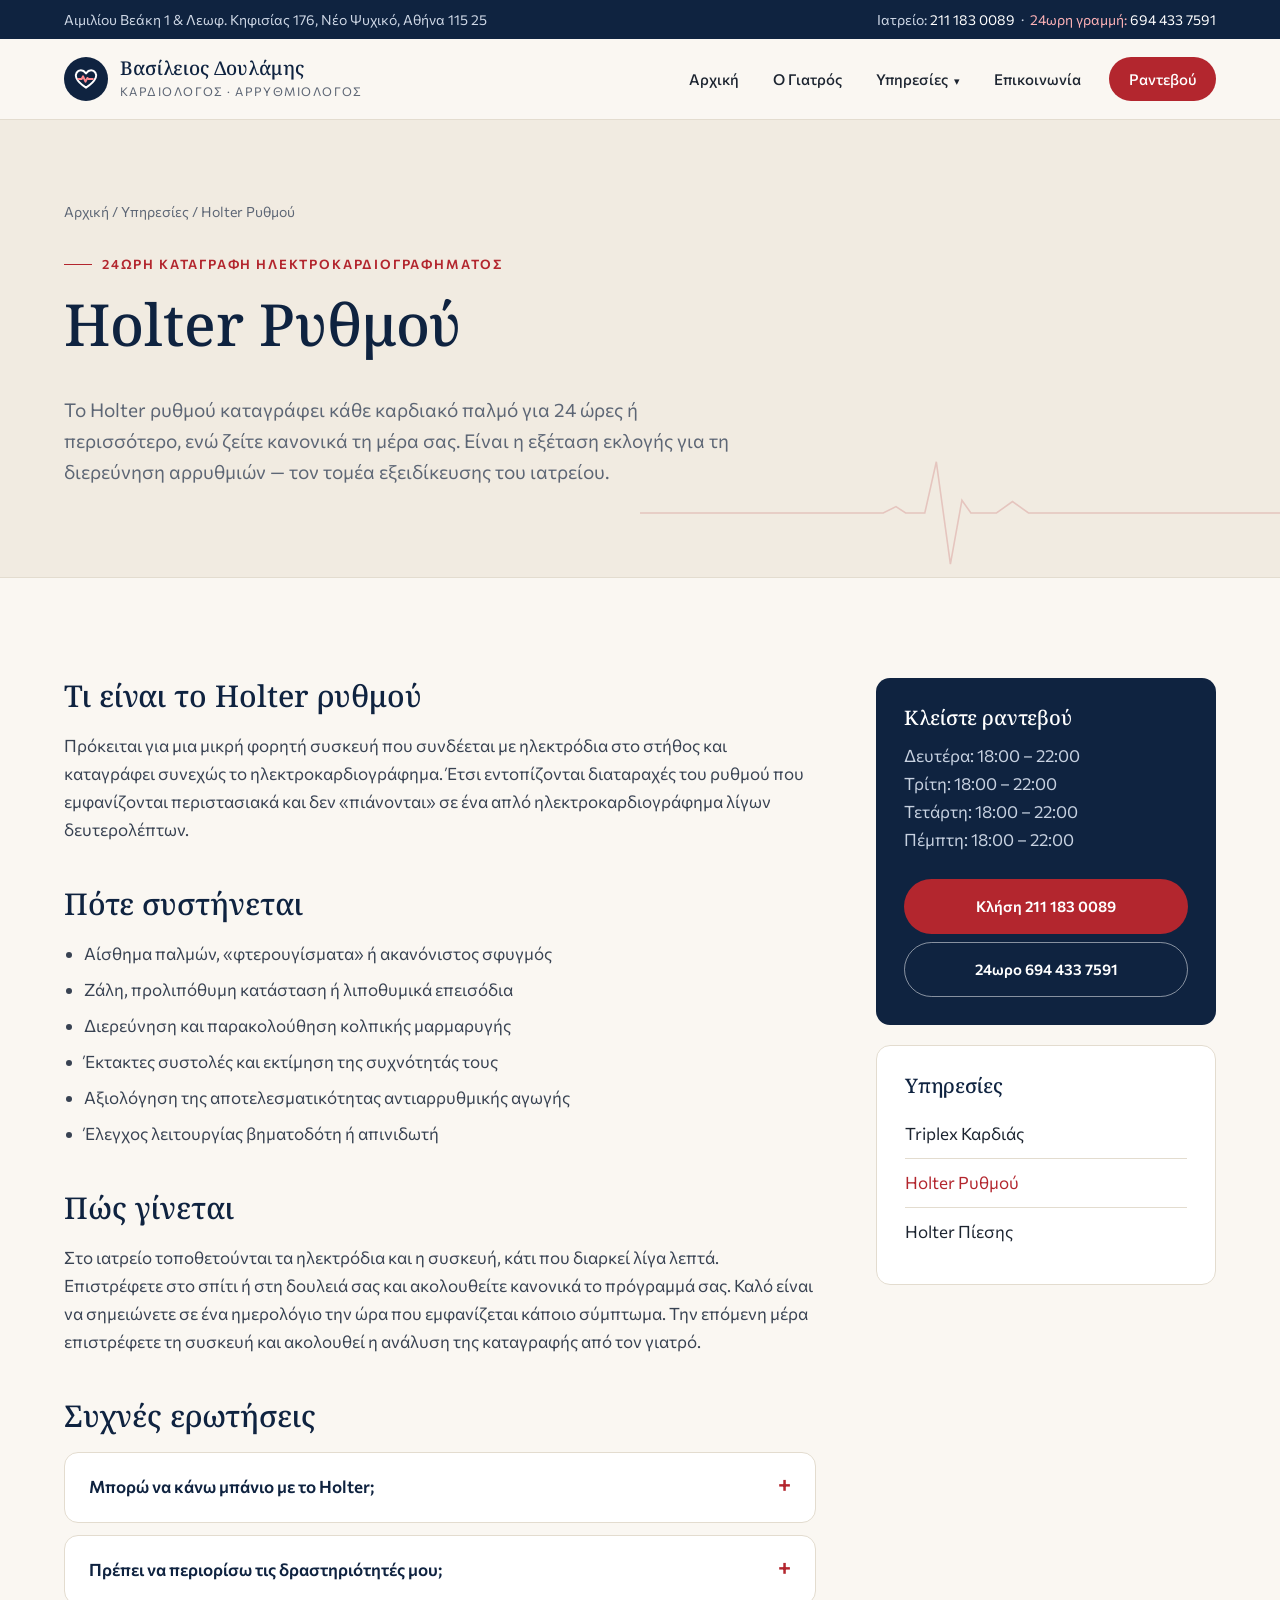
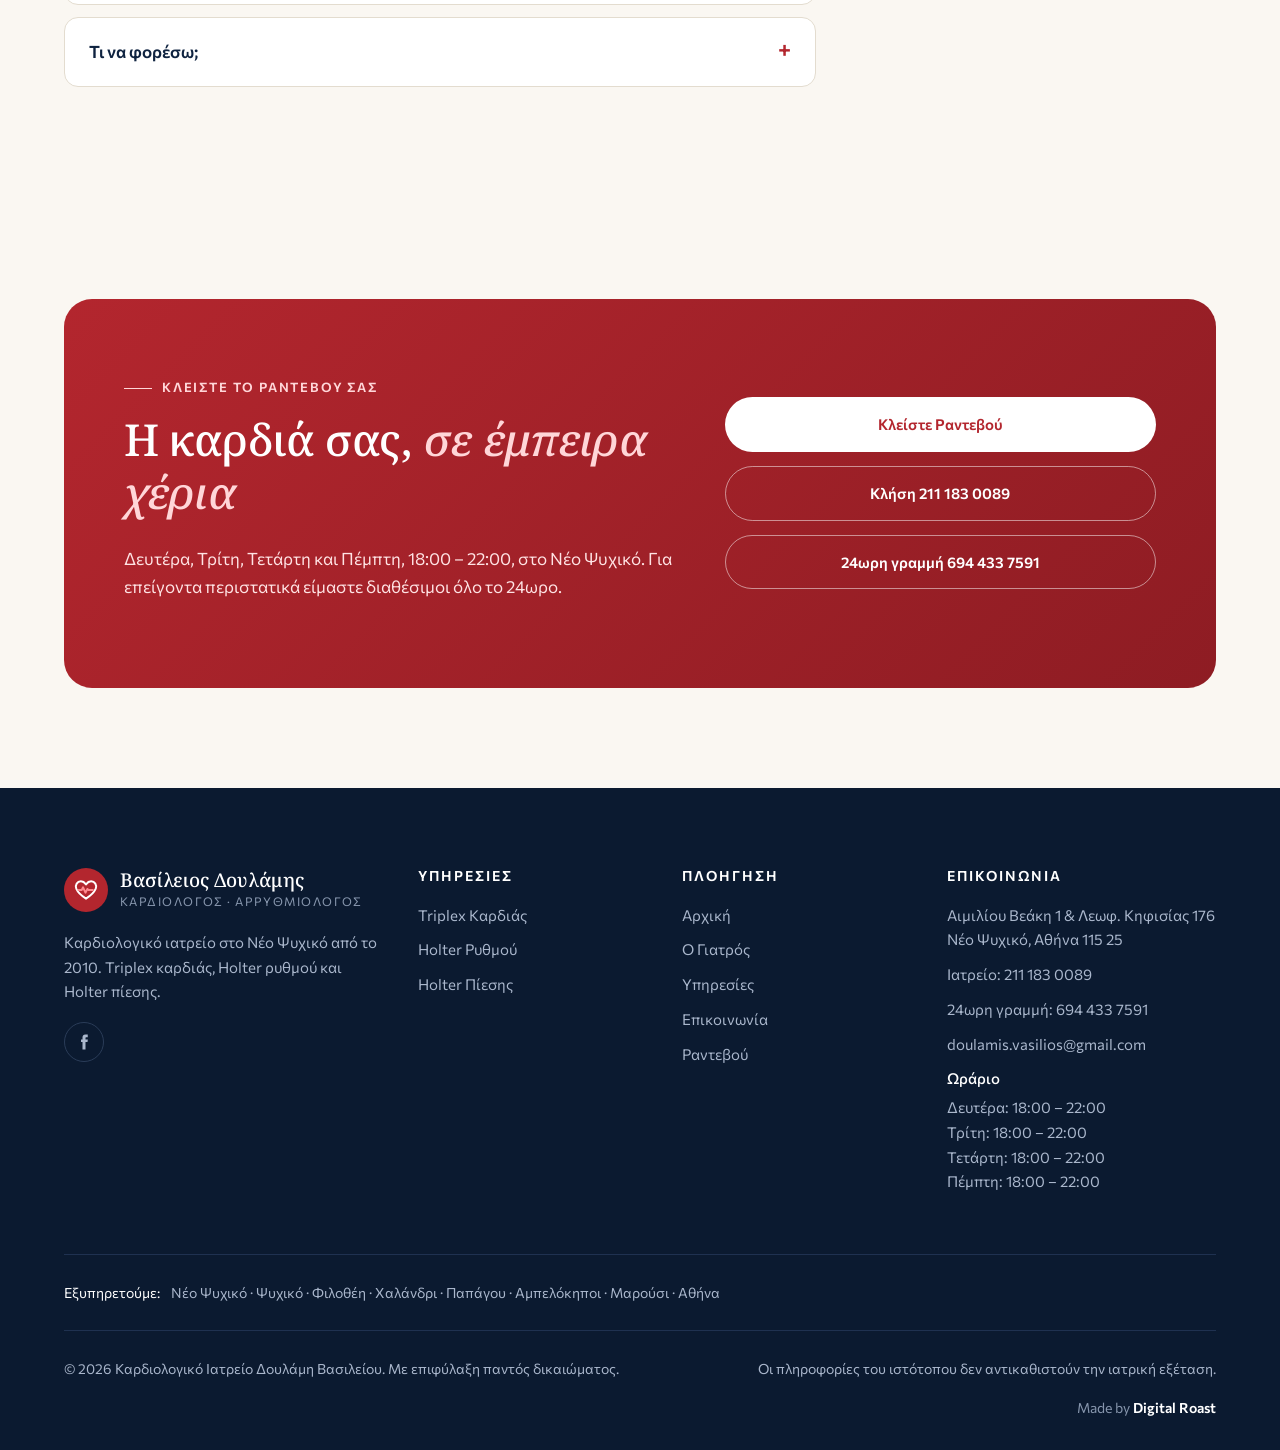
<file: ypiresies/holter-rythmou.html>
<!doctype html>
<html lang="el">
<head>
<meta charset="utf-8">
<meta name="viewport" content="width=device-width, initial-scale=1">
<title>Holter Ρυθμού Νέο Ψυχικό | Καρδιολόγος Δουλάμης Βασίλειος</title>
<meta name="description" content="Συνεχής καταγραφή του καρδιακού ρυθμού κατά τις καθημερινές σας δραστηριότητες, για την ανίχνευση αρρυθμιών.">
<meta property="og:title" content="Holter Ρυθμού Νέο Ψυχικό | Καρδιολόγος Δουλάμης Βασίλειος">
<meta property="og:description" content="Συνεχής καταγραφή του καρδιακού ρυθμού κατά τις καθημερινές σας δραστηριότητες, για την ανίχνευση αρρυθμιών.">
<link rel="canonical" href="https://drdoulamis.gr/ypiresies/holter-rythmou.html">
<meta property="og:url" content="https://drdoulamis.gr/ypiresies/holter-rythmou.html">
<meta property="og:type" content="website">
<meta property="og:locale" content="el_GR">
<meta property="og:image" content="https://drdoulamis.gr/images/doulamis-vasileios.jpg">
<meta name="theme-color" content="#0f2340">
<link rel="icon" href="data:image/svg+xml,%3Csvg xmlns='http://www.w3.org/2000/svg' viewBox='0 0 24 24'%3E%3Ccircle cx='12' cy='12' r='12' fill='%230f2340'/%3E%3Cpath d='M12 18s-5.5-3.4-7-7.2C4 8.2 5.7 5.5 8.3 5.5c1.6 0 2.7.9 3.7 2.2 1-1.3 2.1-2.2 3.7-2.2 2.6 0 4.3 2.7 3.3 5.3-1.5 3.8-7 7.2-7 7.2z' fill='%23b3262e'/%3E%3C/svg%3E">
<link rel="preconnect" href="https://fonts.googleapis.com">
<link rel="preconnect" href="https://fonts.gstatic.com" crossorigin>
<link href="https://fonts.googleapis.com/css2?family=Commissioner:wght@400;500;600&family=Noto+Serif:ital,wght@0,400;0,500;1,400;1,500&display=swap" rel="stylesheet">
<link rel="stylesheet" href="../css/style.css">
<script type="application/ld+json">
{"@context":"https://schema.org","@type":"Physician","name":"Καρδιολογικό Ιατρείο Δουλάμη Βασιλείου","medicalSpecialty":"Cardiovascular","telephone":"+302111830089","email":"doulamis.vasilios@gmail.com","address":{"@type":"PostalAddress","streetAddress":"Αιμιλίου Βεάκη 1 & Λεωφ. Κηφισίας 176","addressLocality":"Νέο Ψυχικό","postalCode":"11525","addressCountry":"GR"},"openingHours":"Mo-Th 18:00-22:00"}
</script>
</head><body>
<a class="skip-link" href="#main">Μετάβαση στο περιεχόμενο</a>
<div class="topbar">
  <div class="container">
    <span class="hide-sm">Αιμιλίου Βεάκη 1 & Λεωφ. Κηφισίας 176, Νέο Ψυχικό, Αθήνα 115 25</span>
    <span>Ιατρείο: <a href="tel:+302111830089">211 183 0089</a> &nbsp;·&nbsp; <span class="urgent">24ωρη γραμμή:</span> <a href="tel:+306944337591">694 433 7591</a></span>
  </div>
</div>
<header class="site-header">
  <div class="container">
    <a class="logo" href="../index.html" aria-label="Αρχική">
      <span class="logo-mark"><svg viewBox="0 0 24 24" fill="none" stroke="#fff" stroke-width="1.8" stroke-linecap="round" stroke-linejoin="round"><path d="M12 20s-7-4.4-9-9.2C1.7 7.4 3.9 4 7.3 4c2 0 3.4 1.1 4.7 2.8C13.3 5.1 14.7 4 16.7 4c3.4 0 5.6 3.4 4.3 6.8C19 15.6 12 20 12 20z"/><path d="M5 12h3l1.3-2.5 2.2 5 1.8-3.5 1 1h4" stroke="#ff8a90"/></svg></span>
      <span class="logo-text"><strong>Βασίλειος Δουλάμης</strong><span>Καρδιολόγος · Αρρυθμιολόγος</span></span>
    </a>
    <button class="nav-toggle" aria-label="Μενού" aria-expanded="false" aria-controls="main-nav"><span></span><span></span><span></span></button>
    <nav class="main-nav" id="main-nav" aria-label="Κύριο μενού">
      <ul>
        <li><a href="../index.html">Αρχική</a></li>
        <li><a href="../o-giatros.html">Ο Γιατρός</a></li>
        <li class="has-dropdown"><a href="../ypiresies/index.html">Υπηρεσίες</a>
          <ul class="dropdown">
<li><a href="../ypiresies/triplex-kardias.html">Triplex Καρδιάς</a></li>
<li><a href="../ypiresies/holter-rythmou.html" aria-current="page">Holter Ρυθμού</a></li>
<li><a href="../ypiresies/holter-piesis.html">Holter Πίεσης</a></li>
          </ul>
        </li>
        <li><a href="../epikoinonia.html">Επικοινωνία</a></li>
        <li><a class="nav-cta" href="../epikoinonia.html#booking">Ραντεβού</a></li>
      </ul>
    </nav>
  </div>
</header>
<main id="main">

<section class="page-hero">
  <svg class="ecg-bg" viewBox="0 0 1200 200" preserveAspectRatio="none" aria-hidden="true"><path class="ecg-base" pathLength="1" d="M0 100 H380 l20 -10 l15 10 h30 l18 -80 l22 160 l18 -100 l14 20 h40 l25 -18 l25 18 H1200" fill="none" stroke="#b3262e" stroke-width="2.5"/><path class="ecg-pulse" pathLength="1" d="M0 100 H380 l20 -10 l15 10 h30 l18 -80 l22 160 l18 -100 l14 20 h40 l25 -18 l25 18 H1200" fill="none" stroke="#b3262e" stroke-width="3.5" stroke-linecap="round"/></svg>
  <div class="container">
    <div class="breadcrumb"><a href="../index.html">Αρχική</a> / <a href="index.html">Υπηρεσίες</a> / Holter Ρυθμού</div>
    <span class="eyebrow">24ωρη καταγραφή ηλεκτροκαρδιογραφήματος</span>
    <h1>Holter Ρυθμού</h1>
    <p>Το Holter ρυθμού καταγράφει κάθε καρδιακό παλμό για 24 ώρες ή περισσότερο, ενώ ζείτε κανονικά τη μέρα σας. Είναι η εξέταση εκλογής για τη διερεύνηση αρρυθμιών — τον τομέα εξειδίκευσης του ιατρείου.</p>
  </div>
</section>
<section class="section">
  <div class="container detail">
    <article class="prose">
      
<h2>Τι είναι το Holter ρυθμού</h2>
<p>Πρόκειται για μια μικρή φορητή συσκευή που συνδέεται με ηλεκτρόδια στο στήθος και καταγράφει συνεχώς το ηλεκτροκαρδιογράφημα. Έτσι εντοπίζονται διαταραχές του ρυθμού που εμφανίζονται περιστασιακά και δεν «πιάνονται» σε ένα απλό ηλεκτροκαρδιογράφημα λίγων δευτερολέπτων.</p>
<h2>Πότε συστήνεται</h2>
<ul>
<li>Αίσθημα παλμών, «φτερουγίσματα» ή ακανόνιστος σφυγμός</li>
<li>Ζάλη, προλιπόθυμη κατάσταση ή λιποθυμικά επεισόδια</li>
<li>Διερεύνηση και παρακολούθηση κολπικής μαρμαρυγής</li>
<li>Έκτακτες συστολές και εκτίμηση της συχνότητάς τους</li>
<li>Αξιολόγηση της αποτελεσματικότητας αντιαρρυθμικής αγωγής</li>
<li>Έλεγχος λειτουργίας βηματοδότη ή απινιδωτή</li>
</ul>
<h2>Πώς γίνεται</h2>
<p>Στο ιατρείο τοποθετούνται τα ηλεκτρόδια και η συσκευή, κάτι που διαρκεί λίγα λεπτά. Επιστρέφετε στο σπίτι ή στη δουλειά σας και ακολουθείτε κανονικά το πρόγραμμά σας. Καλό είναι να σημειώνετε σε ένα ημερολόγιο την ώρα που εμφανίζεται κάποιο σύμπτωμα. Την επόμενη μέρα επιστρέφετε τη συσκευή και ακολουθεί η ανάλυση της καταγραφής από τον γιατρό.</p>

      <h2>Συχνές ερωτήσεις</h2>
      <div class="faq"><details><summary>Μπορώ να κάνω μπάνιο με το Holter;</summary><p>Όχι. Η συσκευή δεν πρέπει να βραχεί κατά τη διάρκεια της καταγραφής. Προτείνεται να κάνετε μπάνιο πριν την τοποθέτηση.</p></details>
<details><summary>Πρέπει να περιορίσω τις δραστηριότητές μου;</summary><p>Όχι — αντίθετα, είναι χρήσιμο να κάνετε τις συνηθισμένες σας δραστηριότητες, ώστε η καταγραφή να είναι αντιπροσωπευτική.</p></details>
<details><summary>Τι να φορέσω;</summary><p>Άνετα ρούχα, ιδανικά μπλούζα με κουμπιά, ώστε να τοποθετηθούν εύκολα τα ηλεκτρόδια.</p></details></div>
    </article>
    <aside class="aside">
      <div class="aside-box dark">
        <h3>Κλείστε ραντεβού</h3>
        <p>Δευτέρα: 18:00 – 22:00<br>Τρίτη: 18:00 – 22:00<br>Τετάρτη: 18:00 – 22:00<br>Πέμπτη: 18:00 – 22:00</p>
        <a class="btn btn-primary" href="tel:+302111830089">Κλήση 211 183 0089</a>
        <a class="btn btn-light" href="tel:+306944337591">24ωρο 694 433 7591</a>
      </div>
      <div class="aside-box">
        <h3>Υπηρεσίες</h3>
        <ul><li><a href="triplex-kardias.html">Triplex Καρδιάς</a></li>
<li><a href="holter-rythmou.html" aria-current="page">Holter Ρυθμού</a></li>
<li><a href="holter-piesis.html">Holter Πίεσης</a></li></ul>
      </div>
    </aside>
  </div>
</section>

<section class="cta">
  <div class="container">
    <div class="cta-box reveal">
      <div>
        <span class="eyebrow">Κλείστε το ραντεβού σας</span>
        <h2>Η καρδιά σας, <em>σε έμπειρα χέρια</em></h2>
        <p>Δευτέρα, Τρίτη, Τετάρτη και Πέμπτη, 18:00 – 22:00, στο Νέο Ψυχικό. Για επείγοντα περιστατικά είμαστε διαθέσιμοι όλο το 24ωρο.</p>
      </div>
      <div class="cta-actions">
        <a class="btn btn-primary" href="../epikoinonia.html#booking">Κλείστε Ραντεβού</a>
        <a class="btn btn-light" href="tel:+302111830089">Κλήση 211 183 0089</a>
        <a class="btn btn-light" href="tel:+306944337591">24ωρη γραμμή 694 433 7591</a>
      </div>
    </div>
  </div>
</section>
</main>
<footer class="site-footer">
  <div class="container">
    <div class="footer-grid">
      <div>
        <a class="logo" href="../index.html">
          <span class="logo-mark"><svg viewBox="0 0 24 24" fill="none" stroke="#fff" stroke-width="1.8" stroke-linecap="round" stroke-linejoin="round"><path d="M12 20s-7-4.4-9-9.2C1.7 7.4 3.9 4 7.3 4c2 0 3.4 1.1 4.7 2.8C13.3 5.1 14.7 4 16.7 4c3.4 0 5.6 3.4 4.3 6.8C19 15.6 12 20 12 20z"/><path d="M5 12h3l1.3-2.5 2.2 5 1.8-3.5 1 1h4" stroke="#ff8a90"/></svg></span>
          <span class="logo-text"><strong>Βασίλειος Δουλάμης</strong><span>Καρδιολόγος · Αρρυθμιολόγος</span></span>
        </a>
        <p class="footer-about">Καρδιολογικό ιατρείο στο Νέο Ψυχικό από το 2010. Triplex καρδιάς, Holter ρυθμού και Holter πίεσης.</p>
        <div class="social"><a href="https://www.facebook.com/search/top?q=%CE%94%CE%9F%CE%A5%CE%9B%CE%91%CE%9C%CE%97%CE%A3%20%CE%92%CE%91%CE%A3%CE%99%CE%9B%CE%95%CE%99%CE%9F%CE%A3" target="_blank" rel="noopener" aria-label="Facebook"><svg width="18" height="18" viewBox="0 0 24 24" fill="currentColor"><path d="M14 8.5V6.8c0-.8.5-1 .9-1H17V2h-3c-3.3 0-4 2.4-4 4v2.5H8V12h2v10h4V12h2.7l.4-3.5H14z"/></svg></a></div>
      </div>
      <div>
        <h4>Υπηρεσίες</h4>
        <ul><li><a href="../ypiresies/triplex-kardias.html">Triplex Καρδιάς</a></li>
<li><a href="../ypiresies/holter-rythmou.html">Holter Ρυθμού</a></li>
<li><a href="../ypiresies/holter-piesis.html">Holter Πίεσης</a></li></ul>
      </div>
      <div>
        <h4>Πλοήγηση</h4>
        <ul>
          <li><a href="../index.html">Αρχική</a></li>
          <li><a href="../o-giatros.html">Ο Γιατρός</a></li>
          <li><a href="../ypiresies/index.html">Υπηρεσίες</a></li>
          <li><a href="../epikoinonia.html">Επικοινωνία</a></li>
          <li><a href="../epikoinonia.html#booking">Ραντεβού</a></li>
        </ul>
      </div>
      <div>
        <h4>Επικοινωνία</h4>
        <ul>
          <li>Αιμιλίου Βεάκη 1 & Λεωφ. Κηφισίας 176<br>Νέο Ψυχικό, Αθήνα 115 25</li>
          <li><a href="tel:+302111830089">Ιατρείο: 211 183 0089</a></li>
          <li><a href="tel:+306944337591">24ωρη γραμμή: 694 433 7591</a></li>
          <li><a href="mailto:doulamis.vasilios@gmail.com">doulamis.vasilios@gmail.com</a></li>
          <li class="f-hours"><strong>Ωράριο</strong>
            <span>Δευτέρα: 18:00 – 22:00</span>
            <span>Τρίτη: 18:00 – 22:00</span>
            <span>Τετάρτη: 18:00 – 22:00</span>
            <span>Πέμπτη: 18:00 – 22:00</span></li>
        </ul>
      </div>
    </div>
    <div class="areas"><span>Εξυπηρετούμε:</span> Νέο Ψυχικό · Ψυχικό · Φιλοθέη · Χαλάνδρι · Παπάγου · Αμπελόκηποι · Μαρούσι · Αθήνα</div>
    <div class="footer-bottom">
      <span>© <span data-year>2026</span> Καρδιολογικό Ιατρείο Δουλάμη Βασιλείου. Με επιφύλαξη παντός δικαιώματος.</span>
      <span>Οι πληροφορίες του ιστότοπου δεν αντικαθιστούν την ιατρική εξέταση.</span>
      <a class="credit" href="https://digitalroast.gr" target="_blank" rel="noopener">Made by <strong>Digital Roast</strong></a>
    </div>
  </div>
</footer>
<a class="fab-call" href="tel:+302111830089" aria-label="Κλήση στο ιατρείο"><svg width="20" height="20" viewBox="0 0 24 24" fill="none" stroke="#ffffff" stroke-width="1.8" stroke-linecap="round" stroke-linejoin="round"><path d="M22 16.9v3a2 2 0 0 1-2.2 2 19.8 19.8 0 0 1-8.6-3.1 19.5 19.5 0 0 1-6-6A19.8 19.8 0 0 1 2.1 4.2 2 2 0 0 1 4.1 2h3a2 2 0 0 1 2 1.7c.1 1 .4 1.9.7 2.8a2 2 0 0 1-.5 2.1L8 9.9a16 16 0 0 0 6 6l1.3-1.3a2 2 0 0 1 2.1-.4c.9.3 1.8.6 2.8.7a2 2 0 0 1 1.7 2z"/></svg></a>
<script src="../js/main.js"></script>
</body>
</html>
</file>
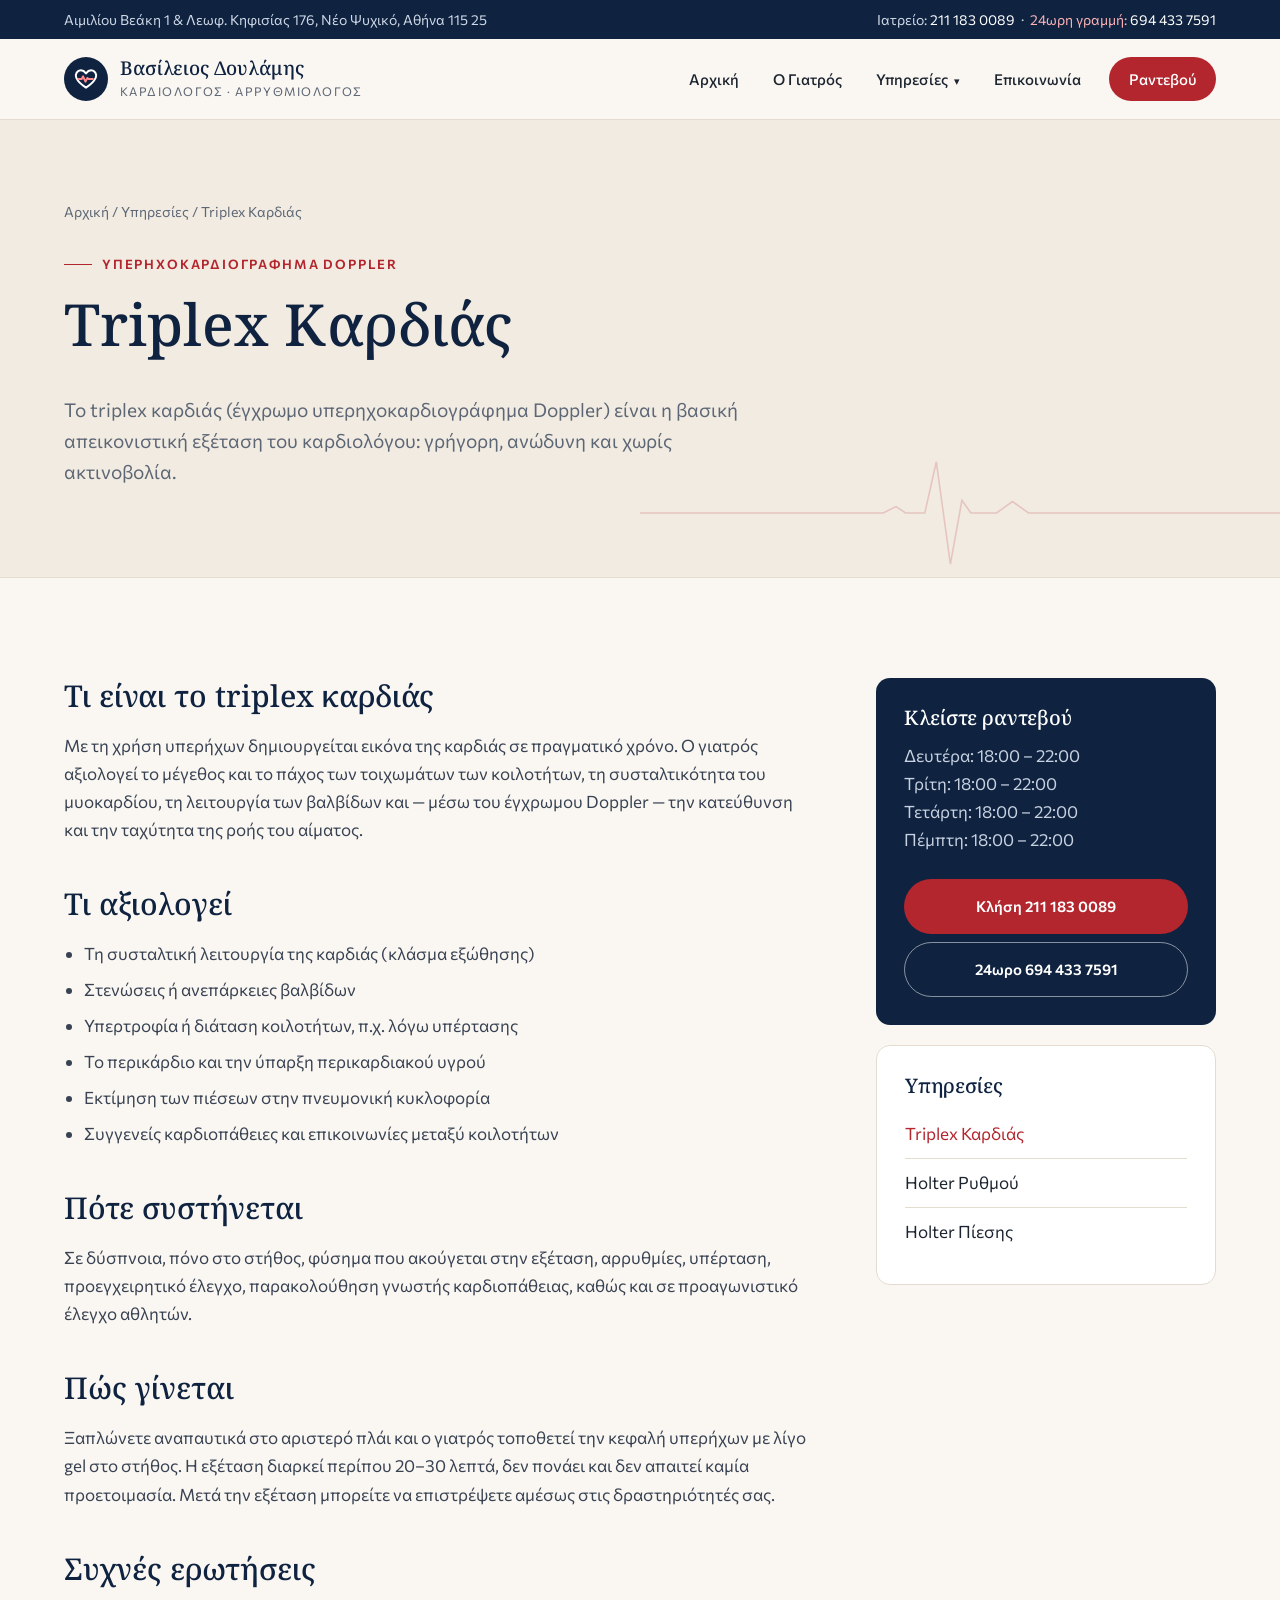
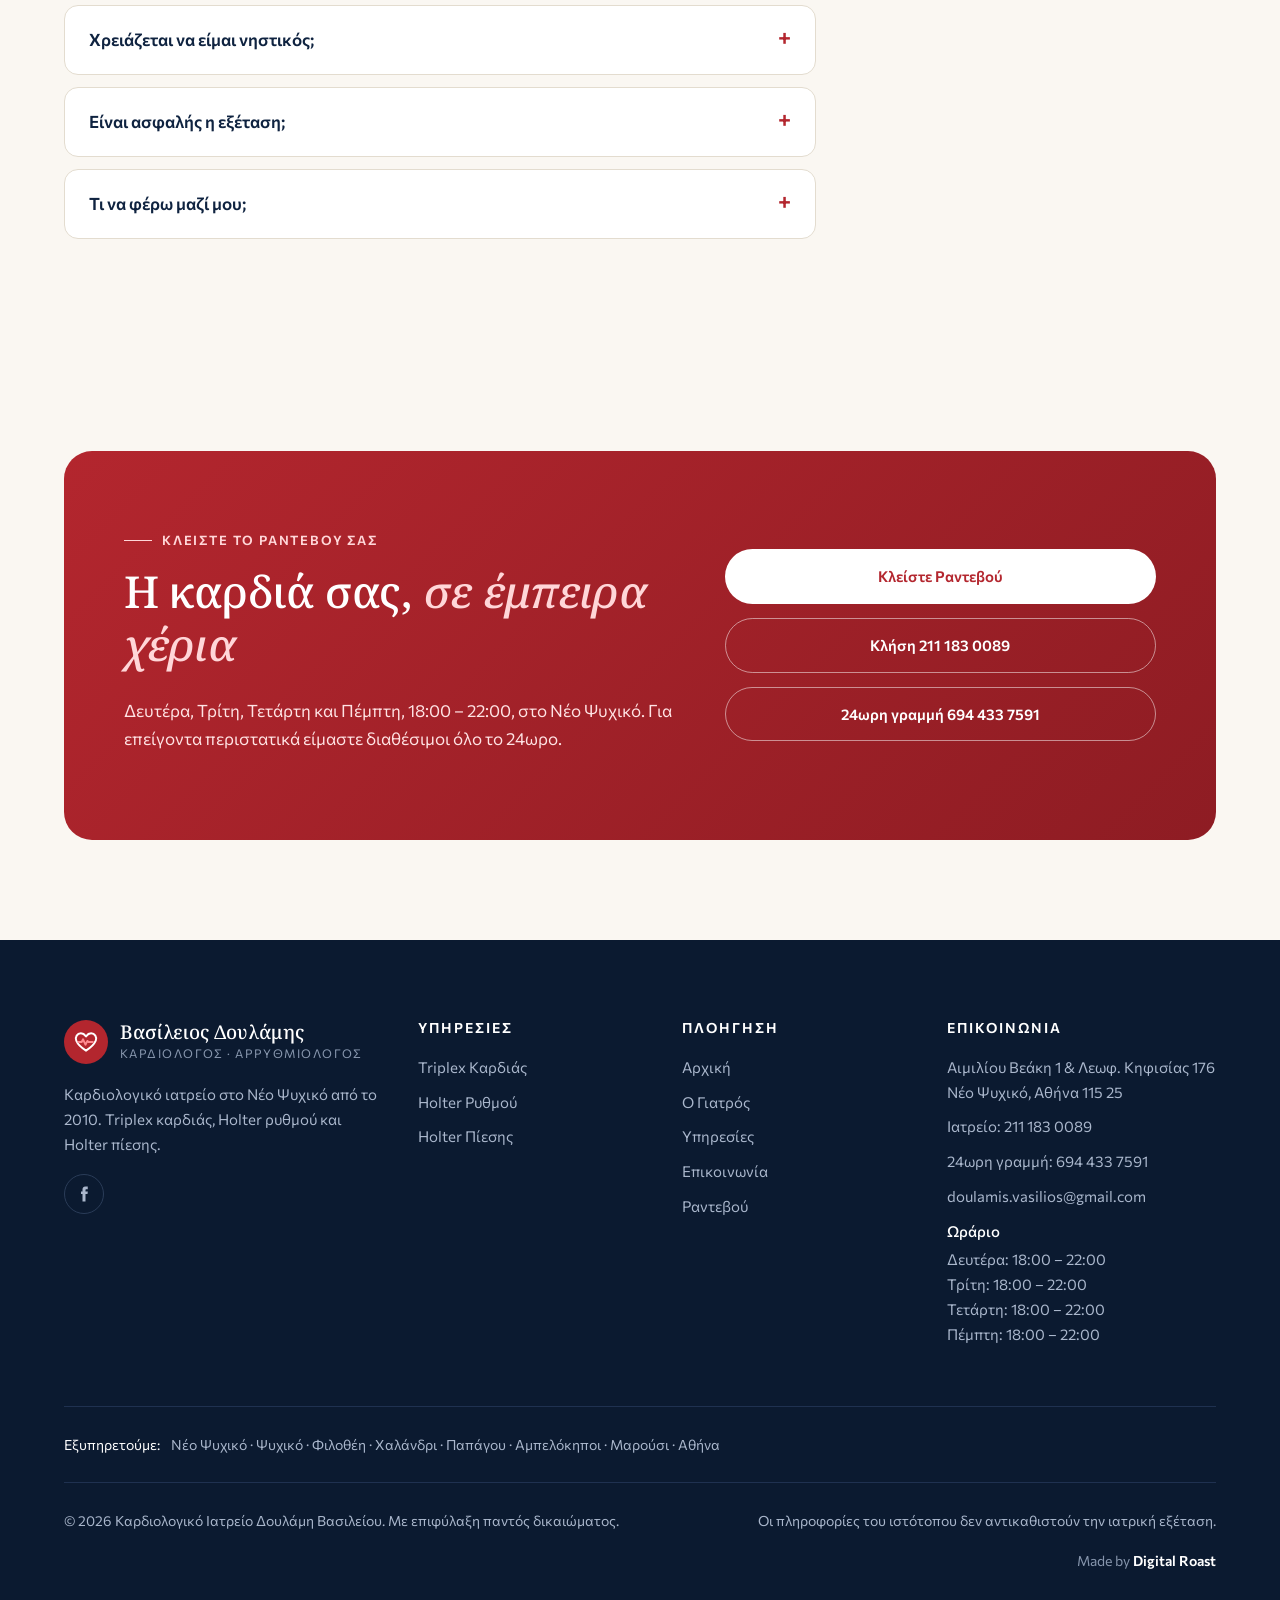
<file: ypiresies/triplex-kardias.html>
<!doctype html>
<html lang="el">
<head>
<meta charset="utf-8">
<meta name="viewport" content="width=device-width, initial-scale=1">
<title>Triplex Καρδιάς Νέο Ψυχικό | Καρδιολόγος Δουλάμης Βασίλειος</title>
<meta name="description" content="Ανώδυνη απεικόνιση της δομής και της λειτουργίας της καρδιάς, των βαλβίδων και της ροής του αίματος σε πραγματικό χρόνο.">
<meta property="og:title" content="Triplex Καρδιάς Νέο Ψυχικό | Καρδιολόγος Δουλάμης Βασίλειος">
<meta property="og:description" content="Ανώδυνη απεικόνιση της δομής και της λειτουργίας της καρδιάς, των βαλβίδων και της ροής του αίματος σε πραγματικό χρόνο.">
<link rel="canonical" href="https://drdoulamis.gr/ypiresies/triplex-kardias.html">
<meta property="og:url" content="https://drdoulamis.gr/ypiresies/triplex-kardias.html">
<meta property="og:type" content="website">
<meta property="og:locale" content="el_GR">
<meta property="og:image" content="https://drdoulamis.gr/images/doulamis-vasileios.jpg">
<meta name="theme-color" content="#0f2340">
<link rel="icon" href="data:image/svg+xml,%3Csvg xmlns='http://www.w3.org/2000/svg' viewBox='0 0 24 24'%3E%3Ccircle cx='12' cy='12' r='12' fill='%230f2340'/%3E%3Cpath d='M12 18s-5.5-3.4-7-7.2C4 8.2 5.7 5.5 8.3 5.5c1.6 0 2.7.9 3.7 2.2 1-1.3 2.1-2.2 3.7-2.2 2.6 0 4.3 2.7 3.3 5.3-1.5 3.8-7 7.2-7 7.2z' fill='%23b3262e'/%3E%3C/svg%3E">
<link rel="preconnect" href="https://fonts.googleapis.com">
<link rel="preconnect" href="https://fonts.gstatic.com" crossorigin>
<link href="https://fonts.googleapis.com/css2?family=Commissioner:wght@400;500;600&family=Noto+Serif:ital,wght@0,400;0,500;1,400;1,500&display=swap" rel="stylesheet">
<link rel="stylesheet" href="../css/style.css">
<script type="application/ld+json">
{"@context":"https://schema.org","@type":"Physician","name":"Καρδιολογικό Ιατρείο Δουλάμη Βασιλείου","medicalSpecialty":"Cardiovascular","telephone":"+302111830089","email":"doulamis.vasilios@gmail.com","address":{"@type":"PostalAddress","streetAddress":"Αιμιλίου Βεάκη 1 & Λεωφ. Κηφισίας 176","addressLocality":"Νέο Ψυχικό","postalCode":"11525","addressCountry":"GR"},"openingHours":"Mo-Th 18:00-22:00"}
</script>
</head><body>
<a class="skip-link" href="#main">Μετάβαση στο περιεχόμενο</a>
<div class="topbar">
  <div class="container">
    <span class="hide-sm">Αιμιλίου Βεάκη 1 & Λεωφ. Κηφισίας 176, Νέο Ψυχικό, Αθήνα 115 25</span>
    <span>Ιατρείο: <a href="tel:+302111830089">211 183 0089</a> &nbsp;·&nbsp; <span class="urgent">24ωρη γραμμή:</span> <a href="tel:+306944337591">694 433 7591</a></span>
  </div>
</div>
<header class="site-header">
  <div class="container">
    <a class="logo" href="../index.html" aria-label="Αρχική">
      <span class="logo-mark"><svg viewBox="0 0 24 24" fill="none" stroke="#fff" stroke-width="1.8" stroke-linecap="round" stroke-linejoin="round"><path d="M12 20s-7-4.4-9-9.2C1.7 7.4 3.9 4 7.3 4c2 0 3.4 1.1 4.7 2.8C13.3 5.1 14.7 4 16.7 4c3.4 0 5.6 3.4 4.3 6.8C19 15.6 12 20 12 20z"/><path d="M5 12h3l1.3-2.5 2.2 5 1.8-3.5 1 1h4" stroke="#ff8a90"/></svg></span>
      <span class="logo-text"><strong>Βασίλειος Δουλάμης</strong><span>Καρδιολόγος · Αρρυθμιολόγος</span></span>
    </a>
    <button class="nav-toggle" aria-label="Μενού" aria-expanded="false" aria-controls="main-nav"><span></span><span></span><span></span></button>
    <nav class="main-nav" id="main-nav" aria-label="Κύριο μενού">
      <ul>
        <li><a href="../index.html">Αρχική</a></li>
        <li><a href="../o-giatros.html">Ο Γιατρός</a></li>
        <li class="has-dropdown"><a href="../ypiresies/index.html">Υπηρεσίες</a>
          <ul class="dropdown">
<li><a href="../ypiresies/triplex-kardias.html" aria-current="page">Triplex Καρδιάς</a></li>
<li><a href="../ypiresies/holter-rythmou.html">Holter Ρυθμού</a></li>
<li><a href="../ypiresies/holter-piesis.html">Holter Πίεσης</a></li>
          </ul>
        </li>
        <li><a href="../epikoinonia.html">Επικοινωνία</a></li>
        <li><a class="nav-cta" href="../epikoinonia.html#booking">Ραντεβού</a></li>
      </ul>
    </nav>
  </div>
</header>
<main id="main">

<section class="page-hero">
  <svg class="ecg-bg" viewBox="0 0 1200 200" preserveAspectRatio="none" aria-hidden="true"><path class="ecg-base" pathLength="1" d="M0 100 H380 l20 -10 l15 10 h30 l18 -80 l22 160 l18 -100 l14 20 h40 l25 -18 l25 18 H1200" fill="none" stroke="#b3262e" stroke-width="2.5"/><path class="ecg-pulse" pathLength="1" d="M0 100 H380 l20 -10 l15 10 h30 l18 -80 l22 160 l18 -100 l14 20 h40 l25 -18 l25 18 H1200" fill="none" stroke="#b3262e" stroke-width="3.5" stroke-linecap="round"/></svg>
  <div class="container">
    <div class="breadcrumb"><a href="../index.html">Αρχική</a> / <a href="index.html">Υπηρεσίες</a> / Triplex Καρδιάς</div>
    <span class="eyebrow">Υπερηχοκαρδιογράφημα Doppler</span>
    <h1>Triplex Καρδιάς</h1>
    <p>Το triplex καρδιάς (έγχρωμο υπερηχοκαρδιογράφημα Doppler) είναι η βασική απεικονιστική εξέταση του καρδιολόγου: γρήγορη, ανώδυνη και χωρίς ακτινοβολία.</p>
  </div>
</section>
<section class="section">
  <div class="container detail">
    <article class="prose">
      
<h2>Τι είναι το triplex καρδιάς</h2>
<p>Με τη χρήση υπερήχων δημιουργείται εικόνα της καρδιάς σε πραγματικό χρόνο. Ο γιατρός αξιολογεί το μέγεθος και το πάχος των τοιχωμάτων των κοιλοτήτων, τη συσταλτικότητα του μυοκαρδίου, τη λειτουργία των βαλβίδων και — μέσω του έγχρωμου Doppler — την κατεύθυνση και την ταχύτητα της ροής του αίματος.</p>
<h2>Τι αξιολογεί</h2>
<ul>
<li>Τη συσταλτική λειτουργία της καρδιάς (κλάσμα εξώθησης)</li>
<li>Στενώσεις ή ανεπάρκειες βαλβίδων</li>
<li>Υπερτροφία ή διάταση κοιλοτήτων, π.χ. λόγω υπέρτασης</li>
<li>Το περικάρδιο και την ύπαρξη περικαρδιακού υγρού</li>
<li>Εκτίμηση των πιέσεων στην πνευμονική κυκλοφορία</li>
<li>Συγγενείς καρδιοπάθειες και επικοινωνίες μεταξύ κοιλοτήτων</li>
</ul>
<h2>Πότε συστήνεται</h2>
<p>Σε δύσπνοια, πόνο στο στήθος, φύσημα που ακούγεται στην εξέταση, αρρυθμίες, υπέρταση, προεγχειρητικό έλεγχο, παρακολούθηση γνωστής καρδιοπάθειας, καθώς και σε προαγωνιστικό έλεγχο αθλητών.</p>
<h2>Πώς γίνεται</h2>
<p>Ξαπλώνετε αναπαυτικά στο αριστερό πλάι και ο γιατρός τοποθετεί την κεφαλή υπερήχων με λίγο gel στο στήθος. Η εξέταση διαρκεί περίπου 20–30 λεπτά, δεν πονάει και δεν απαιτεί καμία προετοιμασία. Μετά την εξέταση μπορείτε να επιστρέψετε αμέσως στις δραστηριότητές σας.</p>

      <h2>Συχνές ερωτήσεις</h2>
      <div class="faq"><details><summary>Χρειάζεται να είμαι νηστικός;</summary><p>Όχι. Δεν απαιτείται καμία προετοιμασία — συνεχίζετε κανονικά τη φαρμακευτική σας αγωγή.</p></details>
<details><summary>Είναι ασφαλής η εξέταση;</summary><p>Ναι. Οι υπέρηχοι δεν εκπέμπουν ακτινοβολία, γι' αυτό η εξέταση μπορεί να επαναλαμβάνεται όσες φορές χρειάζεται, ακόμη και σε εγκύους και παιδιά.</p></details>
<details><summary>Τι να φέρω μαζί μου;</summary><p>Προηγούμενες καρδιολογικές εξετάσεις, ηλεκτροκαρδιογραφήματα και τη λίστα με τα φάρμακα που λαμβάνετε.</p></details></div>
    </article>
    <aside class="aside">
      <div class="aside-box dark">
        <h3>Κλείστε ραντεβού</h3>
        <p>Δευτέρα: 18:00 – 22:00<br>Τρίτη: 18:00 – 22:00<br>Τετάρτη: 18:00 – 22:00<br>Πέμπτη: 18:00 – 22:00</p>
        <a class="btn btn-primary" href="tel:+302111830089">Κλήση 211 183 0089</a>
        <a class="btn btn-light" href="tel:+306944337591">24ωρο 694 433 7591</a>
      </div>
      <div class="aside-box">
        <h3>Υπηρεσίες</h3>
        <ul><li><a href="triplex-kardias.html" aria-current="page">Triplex Καρδιάς</a></li>
<li><a href="holter-rythmou.html">Holter Ρυθμού</a></li>
<li><a href="holter-piesis.html">Holter Πίεσης</a></li></ul>
      </div>
    </aside>
  </div>
</section>

<section class="cta">
  <div class="container">
    <div class="cta-box reveal">
      <div>
        <span class="eyebrow">Κλείστε το ραντεβού σας</span>
        <h2>Η καρδιά σας, <em>σε έμπειρα χέρια</em></h2>
        <p>Δευτέρα, Τρίτη, Τετάρτη και Πέμπτη, 18:00 – 22:00, στο Νέο Ψυχικό. Για επείγοντα περιστατικά είμαστε διαθέσιμοι όλο το 24ωρο.</p>
      </div>
      <div class="cta-actions">
        <a class="btn btn-primary" href="../epikoinonia.html#booking">Κλείστε Ραντεβού</a>
        <a class="btn btn-light" href="tel:+302111830089">Κλήση 211 183 0089</a>
        <a class="btn btn-light" href="tel:+306944337591">24ωρη γραμμή 694 433 7591</a>
      </div>
    </div>
  </div>
</section>
</main>
<footer class="site-footer">
  <div class="container">
    <div class="footer-grid">
      <div>
        <a class="logo" href="../index.html">
          <span class="logo-mark"><svg viewBox="0 0 24 24" fill="none" stroke="#fff" stroke-width="1.8" stroke-linecap="round" stroke-linejoin="round"><path d="M12 20s-7-4.4-9-9.2C1.7 7.4 3.9 4 7.3 4c2 0 3.4 1.1 4.7 2.8C13.3 5.1 14.7 4 16.7 4c3.4 0 5.6 3.4 4.3 6.8C19 15.6 12 20 12 20z"/><path d="M5 12h3l1.3-2.5 2.2 5 1.8-3.5 1 1h4" stroke="#ff8a90"/></svg></span>
          <span class="logo-text"><strong>Βασίλειος Δουλάμης</strong><span>Καρδιολόγος · Αρρυθμιολόγος</span></span>
        </a>
        <p class="footer-about">Καρδιολογικό ιατρείο στο Νέο Ψυχικό από το 2010. Triplex καρδιάς, Holter ρυθμού και Holter πίεσης.</p>
        <div class="social"><a href="https://www.facebook.com/search/top?q=%CE%94%CE%9F%CE%A5%CE%9B%CE%91%CE%9C%CE%97%CE%A3%20%CE%92%CE%91%CE%A3%CE%99%CE%9B%CE%95%CE%99%CE%9F%CE%A3" target="_blank" rel="noopener" aria-label="Facebook"><svg width="18" height="18" viewBox="0 0 24 24" fill="currentColor"><path d="M14 8.5V6.8c0-.8.5-1 .9-1H17V2h-3c-3.3 0-4 2.4-4 4v2.5H8V12h2v10h4V12h2.7l.4-3.5H14z"/></svg></a></div>
      </div>
      <div>
        <h4>Υπηρεσίες</h4>
        <ul><li><a href="../ypiresies/triplex-kardias.html">Triplex Καρδιάς</a></li>
<li><a href="../ypiresies/holter-rythmou.html">Holter Ρυθμού</a></li>
<li><a href="../ypiresies/holter-piesis.html">Holter Πίεσης</a></li></ul>
      </div>
      <div>
        <h4>Πλοήγηση</h4>
        <ul>
          <li><a href="../index.html">Αρχική</a></li>
          <li><a href="../o-giatros.html">Ο Γιατρός</a></li>
          <li><a href="../ypiresies/index.html">Υπηρεσίες</a></li>
          <li><a href="../epikoinonia.html">Επικοινωνία</a></li>
          <li><a href="../epikoinonia.html#booking">Ραντεβού</a></li>
        </ul>
      </div>
      <div>
        <h4>Επικοινωνία</h4>
        <ul>
          <li>Αιμιλίου Βεάκη 1 & Λεωφ. Κηφισίας 176<br>Νέο Ψυχικό, Αθήνα 115 25</li>
          <li><a href="tel:+302111830089">Ιατρείο: 211 183 0089</a></li>
          <li><a href="tel:+306944337591">24ωρη γραμμή: 694 433 7591</a></li>
          <li><a href="mailto:doulamis.vasilios@gmail.com">doulamis.vasilios@gmail.com</a></li>
          <li class="f-hours"><strong>Ωράριο</strong>
            <span>Δευτέρα: 18:00 – 22:00</span>
            <span>Τρίτη: 18:00 – 22:00</span>
            <span>Τετάρτη: 18:00 – 22:00</span>
            <span>Πέμπτη: 18:00 – 22:00</span></li>
        </ul>
      </div>
    </div>
    <div class="areas"><span>Εξυπηρετούμε:</span> Νέο Ψυχικό · Ψυχικό · Φιλοθέη · Χαλάνδρι · Παπάγου · Αμπελόκηποι · Μαρούσι · Αθήνα</div>
    <div class="footer-bottom">
      <span>© <span data-year>2026</span> Καρδιολογικό Ιατρείο Δουλάμη Βασιλείου. Με επιφύλαξη παντός δικαιώματος.</span>
      <span>Οι πληροφορίες του ιστότοπου δεν αντικαθιστούν την ιατρική εξέταση.</span>
      <a class="credit" href="https://digitalroast.gr" target="_blank" rel="noopener">Made by <strong>Digital Roast</strong></a>
    </div>
  </div>
</footer>
<a class="fab-call" href="tel:+302111830089" aria-label="Κλήση στο ιατρείο"><svg width="20" height="20" viewBox="0 0 24 24" fill="none" stroke="#ffffff" stroke-width="1.8" stroke-linecap="round" stroke-linejoin="round"><path d="M22 16.9v3a2 2 0 0 1-2.2 2 19.8 19.8 0 0 1-8.6-3.1 19.5 19.5 0 0 1-6-6A19.8 19.8 0 0 1 2.1 4.2 2 2 0 0 1 4.1 2h3a2 2 0 0 1 2 1.7c.1 1 .4 1.9.7 2.8a2 2 0 0 1-.5 2.1L8 9.9a16 16 0 0 0 6 6l1.3-1.3a2 2 0 0 1 2.1-.4c.9.3 1.8.6 2.8.7a2 2 0 0 1 1.7 2z"/></svg></a>
<script src="../js/main.js"></script>
</body>
</html>
</file>
<file: css/style.css>
/* ===== Καρδιολογικό Ιατρείο Δουλάμη Βασιλείου ===== */
:root {
  --navy: #0f2340;
  --navy-2: #1a3358;
  --red: #b3262e;
  --red-dark: #8e1c23;
  --cream: #faf7f2;
  --sand: #f1ebe1;
  --ink: #1c2430;
  --muted: #5d6675;
  --line: #e3dccf;
  --white: #ffffff;
  --radius: 14px;
  --shadow: 0 10px 30px rgba(15, 35, 64, .08);
  --serif: "Noto Serif", Georgia, serif;
  --sans: "Commissioner", "Helvetica Neue", Arial, sans-serif;
  --max: 1200px;
}

*, *::before, *::after { box-sizing: border-box; }
html { scroll-behavior: smooth; }
body {
  margin: 0;
  font-family: var(--sans);
  font-size: 17px;
  line-height: 1.65;
  color: var(--ink);
  background: var(--cream);
  -webkit-font-smoothing: antialiased;
}
img { max-width: 100%; display: block; }
a { color: inherit; }
h1, h2, h3, h4 { font-family: var(--serif); font-weight: 500; line-height: 1.2; margin: 0 0 .6em; color: var(--navy); }
h1 em, h2 em, h3 em { color: var(--red); font-style: italic; }
p { margin: 0 0 1em; }

.container { width: 100%; max-width: var(--max); margin: 0 auto; padding: 0 24px; }
.skip-link { position: absolute; left: -999px; top: 0; background: var(--navy); color: #fff; padding: 10px 16px; z-index: 1000; }
.skip-link:focus { left: 10px; top: 10px; }

.eyebrow {
  display: inline-flex; align-items: center; gap: 10px;
  font-size: 13px; letter-spacing: .14em; text-transform: uppercase;
  color: var(--red); font-weight: 600; margin-bottom: 14px;
}
.eyebrow::before { content: ""; width: 28px; height: 1px; background: currentColor; }

/* ===== Buttons ===== */
.btn {
  display: inline-flex; align-items: center; justify-content: center; gap: 8px;
  padding: 14px 26px; border-radius: 999px; font-weight: 600; font-size: 15px;
  text-decoration: none; border: 1.5px solid transparent; cursor: pointer;
  transition: background .2s, color .2s, border-color .2s, transform .2s;
  font-family: var(--sans);
}
.btn:hover { transform: translateY(-2px); }
.btn-primary { background: var(--red); color: #fff; }
.btn-primary:hover { background: var(--red-dark); }
.btn-outline { border-color: var(--navy); color: var(--navy); background: transparent; }
.btn-outline:hover { background: var(--navy); color: #fff; }
.btn-light { border-color: rgba(255,255,255,.5); color: #fff; }
.btn-light:hover { background: #fff; color: var(--navy); }

/* ===== Header ===== */
.topbar { background: var(--navy); color: #cfd8e6; font-size: 14px; }
.topbar .container { display: flex; justify-content: space-between; gap: 16px; padding-top: 8px; padding-bottom: 8px; flex-wrap: wrap; }
.topbar a { text-decoration: none; color: #fff; }
.topbar .urgent { color: #ffb3b7; }

.site-header {
  position: sticky; top: 0; z-index: 100;
  border-bottom: 1px solid var(--line);
  transition: box-shadow .3s;
}
/* Blur lives on a pseudo-element so the fixed mobile menu isn't contained by the header */
.site-header::before {
  content: ""; position: absolute; inset: 0; z-index: -1;
  background: rgba(250, 247, 242, .94);
  backdrop-filter: blur(10px);
}
.site-header.scrolled { box-shadow: 0 8px 28px rgba(15, 35, 64, .08); }
.site-header .container { display: flex; align-items: center; justify-content: space-between; height: 80px; }
.logo { display: flex; align-items: center; gap: 12px; text-decoration: none; }
.logo-mark {
  width: 44px; height: 44px; border-radius: 50%;
  background: var(--navy); display: grid; place-items: center; flex-shrink: 0;
}
.logo-mark svg { width: 26px; height: 26px; }
.logo-text { line-height: 1.15; }
.logo-text strong { display: block; font-family: var(--serif); font-weight: 500; font-size: 19px; color: var(--navy); }
.logo-text span { font-size: 12px; letter-spacing: .12em; text-transform: uppercase; color: var(--muted); }

.main-nav ul { list-style: none; margin: 0; padding: 0; display: flex; align-items: center; gap: 6px; }
.main-nav a {
  display: block; padding: 10px 14px; text-decoration: none; font-weight: 500; font-size: 15px;
  color: var(--ink); border-radius: 8px;
}
.main-nav a:hover, .main-nav a[aria-current="page"] { color: var(--red); }
.main-nav .nav-cta { background: var(--red); color: #fff; border-radius: 999px; padding: 10px 20px; margin-left: 8px; }
.main-nav .nav-cta:hover { background: var(--red-dark); color: #fff; }

.has-dropdown { position: relative; }
.has-dropdown > a::after { content: "▾"; font-size: 11px; margin-left: 6px; }
.dropdown {
  position: absolute; top: 100%; left: 0; min-width: 270px;
  background: #fff; border: 1px solid var(--line); border-radius: var(--radius);
  box-shadow: var(--shadow); padding: 8px !important;
  display: block !important;
  opacity: 0; visibility: hidden; transform: translateY(8px);
  transition: opacity .2s, transform .2s, visibility .2s;
}
.has-dropdown:hover .dropdown, .has-dropdown:focus-within .dropdown { opacity: 1; visibility: visible; transform: none; }
.dropdown a { padding: 10px 14px; }
.dropdown a:hover { background: var(--sand); }

.nav-toggle { display: none; background: none; border: 0; padding: 8px; cursor: pointer; }
.nav-toggle span { display: block; width: 26px; height: 2px; background: var(--navy); margin: 6px 0; transition: transform .25s, opacity .25s; }
.nav-open .nav-toggle span:nth-child(1) { transform: translateY(8px) rotate(45deg); }
.nav-open .nav-toggle span:nth-child(2) { opacity: 0; }
.nav-open .nav-toggle span:nth-child(3) { transform: translateY(-8px) rotate(-45deg); }

/* ===== Hero ===== */
.hero { position: relative; padding: 90px 0 100px; overflow: hidden; }
.hero .container { display: grid; grid-template-columns: 1.1fr .9fr; gap: 60px; align-items: center; }
.hero h1 { font-size: clamp(38px, 5.2vw, 64px); }
.hero .lead { font-size: 19px; color: var(--muted); max-width: 540px; margin-bottom: 32px; }
.hero-actions { display: flex; gap: 14px; flex-wrap: wrap; }
.hero-stats { display: flex; gap: 40px; margin-top: 48px; padding-top: 28px; border-top: 1px solid var(--line); flex-wrap: wrap; }
.hero-stats strong { display: block; font-family: var(--serif); font-size: 34px; color: var(--navy); font-weight: 500; }
.hero-stats span { font-size: 14px; color: var(--muted); }
.hero-visual { position: relative; }
.hero-visual .ecg-bg { position: absolute; left: -40%; right: -20%; top: 50%; transform: translateY(-50%); opacity: .5; z-index: 0; }

/* Photo placeholder (until real photos arrive) */
.photo {
  position: relative; z-index: 1;
  aspect-ratio: 4 / 5; border-radius: 200px 200px var(--radius) var(--radius);
  background: linear-gradient(160deg, var(--navy-2), var(--navy));
  display: grid; place-items: center; overflow: hidden; box-shadow: var(--shadow);
}
.photo img { width: 100%; height: 100%; object-fit: cover; }
.photo .monogram { font-family: var(--serif); font-size: 96px; color: rgba(255,255,255,.9); font-style: italic; }
.photo .ph-note { position: absolute; bottom: 18px; left: 0; right: 0; text-align: center; font-size: 12px; color: rgba(255,255,255,.55); letter-spacing: .1em; text-transform: uppercase; }
.photo-badge {
  position: absolute; z-index: 2; bottom: 30px; left: -30px;
  background: #fff; border-radius: var(--radius); padding: 16px 20px; box-shadow: var(--shadow);
  display: flex; gap: 12px; align-items: center; max-width: 260px;
}
.photo-badge .dot { width: 42px; height: 42px; border-radius: 50%; background: #fbe9ea; display: grid; place-items: center; flex-shrink: 0; }
.photo-badge strong { display: block; font-size: 15px; color: var(--navy); }
.photo-badge span { font-size: 13px; color: var(--muted); }

/* ===== Ticker ===== */
.ticker { background: var(--navy); color: #fff; overflow: hidden; padding: 18px 0; }
.ticker-track { display: flex; gap: 48px; width: max-content; animation: ticker 35s linear infinite; }
.ticker-track span { font-family: var(--serif); font-style: italic; font-size: 20px; white-space: nowrap; display: flex; align-items: center; gap: 48px; }
.ticker-track span::after { content: "♥"; color: var(--red); font-style: normal; font-size: 14px; }
@keyframes ticker { to { transform: translateX(-50%); } }

/* ===== Sections ===== */
.section { padding: 100px 0; }
.section-alt { background: var(--sand); }
.section-head { max-width: 680px; margin-bottom: 56px; }
.section-head.center { text-align: center; margin-left: auto; margin-right: auto; }
.section-head.center .eyebrow::after { content: ""; width: 28px; height: 1px; background: currentColor; }
.section-head h2 { font-size: clamp(30px, 3.6vw, 46px); }
.section-head p { color: var(--muted); font-size: 18px; }

/* About split */
.split { display: grid; grid-template-columns: .85fr 1.15fr; gap: 70px; align-items: center; }
.split .photo { aspect-ratio: 4/5; border-radius: var(--radius); }
.split h2 { font-size: clamp(30px, 3.6vw, 46px); }
.checklist { list-style: none; padding: 0; margin: 24px 0 32px; }
.checklist li { position: relative; padding-left: 34px; margin-bottom: 14px; }
.checklist li::before {
  content: ""; position: absolute; left: 0; top: 5px; width: 20px; height: 20px; border-radius: 50%;
  background: var(--red) url("data:image/svg+xml,%3Csvg xmlns='http://www.w3.org/2000/svg' viewBox='0 0 24 24' fill='none' stroke='white' stroke-width='3'%3E%3Cpath d='M5 12l5 5 9-10'/%3E%3C/svg%3E") center/12px no-repeat;
}
.link-arrow { color: var(--red); font-weight: 600; text-decoration: none; }
.link-arrow:hover { text-decoration: underline; }

/* Services cards */
.cards { display: grid; grid-template-columns: repeat(3, 1fr); gap: 24px; }
.card {
  position: relative; background: #fff; border: 1px solid var(--line); border-radius: var(--radius);
  padding: 36px 32px; text-decoration: none; display: flex; flex-direction: column;
  transition: transform .25s, box-shadow .25s, border-color .25s;
}
.card:hover { transform: translateY(-6px); box-shadow: var(--shadow); border-color: transparent; }
.card .num { position: absolute; top: 28px; right: 30px; font-family: var(--serif); font-size: 15px; color: var(--muted); }
.card .icon { width: 60px; height: 60px; border-radius: 50%; background: #fbe9ea; display: grid; place-items: center; margin-bottom: 24px; }
.card .icon svg { width: 30px; height: 30px; }
.card h3 { font-size: 24px; }
.card p { color: var(--muted); flex: 1; }
.card .more { color: var(--red); font-weight: 600; font-size: 15px; }

/* Quote */
.quote { background: var(--navy); color: #fff; text-align: center; padding: 110px 0; position: relative; overflow: hidden; }
.quote .ecg-bg { position: absolute; left: 0; right: 0; top: 50%; transform: translateY(-50%); opacity: .12; }
.quote blockquote { position: relative; margin: 0 auto; max-width: 860px; font-family: var(--serif); font-size: clamp(24px, 3vw, 36px); line-height: 1.45; font-style: italic; }
.quote blockquote::before { content: "“"; display: block; font-size: 90px; line-height: .6; color: var(--red); margin-bottom: 20px; }
.quote cite { display: block; margin-top: 28px; font-style: normal; font-family: var(--sans); font-size: 15px; letter-spacing: .12em; text-transform: uppercase; color: #aab7cc; }

/* Info strip */
.info-grid { display: grid; grid-template-columns: repeat(3, 1fr); gap: 24px; }
.info-box { background: #fff; border-radius: var(--radius); padding: 30px; border: 1px solid var(--line); }
.info-box h3 { font-size: 20px; display: flex; align-items: center; gap: 10px; }
.info-box p, .info-box a { color: var(--muted); text-decoration: none; }
.info-box a:hover { color: var(--red); }
.info-box .big { font-size: 22px; font-weight: 600; color: var(--navy); display: block; }

/* CTA */
.cta { padding: 100px 0; }
.cta-box {
  background: linear-gradient(135deg, var(--red), var(--red-dark)); color: #fff;
  border-radius: 28px; padding: 70px 60px; display: grid; grid-template-columns: 1.3fr 1fr; gap: 40px; align-items: center;
}
.cta-box h2 { color: #fff; font-size: clamp(30px, 3.6vw, 44px); }
.cta-box h2 em { color: #ffd6d8; }
.cta-box p { color: #ffe3e4; }
.cta-box .eyebrow { color: #ffd6d8; }
.cta-actions { display: flex; flex-direction: column; gap: 14px; }
.cta-actions .btn-primary { background: #fff; color: var(--red); }
.cta-actions .btn-primary:hover { background: var(--navy); color: #fff; }

/* Page header (inner pages) */
.page-hero { padding: 80px 0 70px; background: var(--sand); border-bottom: 1px solid var(--line); position: relative; overflow: hidden; }
.page-hero h1 { font-size: clamp(36px, 4.6vw, 58px); max-width: 820px; }
.page-hero p { font-size: 19px; color: var(--muted); max-width: 680px; }
.page-hero .ecg-bg { position: absolute; right: -10%; bottom: 0; width: 60%; opacity: .35; }
.breadcrumb { font-size: 14px; color: var(--muted); margin-bottom: 22px; }
.breadcrumb a { text-decoration: none; color: var(--muted); }
.breadcrumb a:hover { color: var(--red); }

/* Timeline (CV) */
.timeline { list-style: none; padding: 0; margin: 0; position: relative; }
.timeline::before { content: ""; position: absolute; left: 90px; top: 8px; bottom: 8px; width: 1px; background: var(--line); }
.timeline li { display: grid; grid-template-columns: 90px 1fr; gap: 40px; padding-bottom: 36px; position: relative; }
.timeline li::before { content: ""; position: absolute; left: 85px; top: 8px; width: 11px; height: 11px; border-radius: 50%; background: var(--red); box-shadow: 0 0 0 5px var(--cream); }
.timeline .year { font-family: var(--serif); font-size: 22px; color: var(--navy); }
.timeline h3 { font-size: 21px; margin-bottom: 4px; }
.timeline p { color: var(--muted); margin: 0; }

/* Article / service detail */
.detail { display: grid; grid-template-columns: 1fr 340px; gap: 60px; align-items: start; }
.prose h2 { font-size: 30px; margin-top: 1.4em; }
.prose h2:first-child { margin-top: 0; }
.prose ul { padding-left: 20px; }
.prose li { margin-bottom: 8px; }
.prose p, .prose li { color: #384252; }
.aside { position: sticky; top: 110px; display: flex; flex-direction: column; gap: 20px; }
.aside-box { background: #fff; border: 1px solid var(--line); border-radius: var(--radius); padding: 28px; }
.aside-box.dark { background: var(--navy); color: #fff; border: 0; }
.aside-box.dark h3 { color: #fff; }
.aside-box.dark p { color: #c7d1e0; }
.aside-box h3 { font-size: 20px; }
.aside-box ul { list-style: none; padding: 0; margin: 0; }
.aside-box li a { display: block; padding: 10px 0; border-bottom: 1px solid var(--line); text-decoration: none; }
.aside-box li:last-child a { border-bottom: 0; }
.aside-box li a:hover, .aside-box li a[aria-current="page"] { color: var(--red); }
.aside-box .btn { width: 100%; margin-top: 8px; }

.faq details { background: #fff; border: 1px solid var(--line); border-radius: var(--radius); padding: 20px 24px; margin-bottom: 12px; }
.faq summary { cursor: pointer; font-weight: 600; color: var(--navy); list-style: none; display: flex; justify-content: space-between; gap: 16px; }
.faq summary::-webkit-details-marker { display: none; }
.faq summary::after { content: "+"; color: var(--red); font-size: 22px; line-height: 1; }
.faq details[open] summary::after { content: "−"; }
.faq details p { margin: 14px 0 0; color: var(--muted); }

/* Contact */
.contact-grid { display: grid; grid-template-columns: 1fr 1.1fr; gap: 50px; align-items: start; }
.contact-list { list-style: none; padding: 0; margin: 0 0 30px; }
.contact-list li { display: flex; gap: 16px; padding: 20px 0; border-bottom: 1px solid var(--line); }
.contact-list .ic { width: 46px; height: 46px; border-radius: 50%; background: #fbe9ea; display: grid; place-items: center; flex-shrink: 0; }
.contact-list strong { display: block; color: var(--navy); }
.contact-list a { text-decoration: none; color: var(--muted); }
.contact-list a:hover { color: var(--red); }
.contact-list span { color: var(--muted); }
.hours { width: 100%; border-collapse: collapse; }
.hours td { padding: 8px 0; border-bottom: 1px dashed var(--line); }
.hours td:last-child { text-align: right; font-weight: 600; color: var(--navy); }
.hours tr.closed td:last-child { color: var(--muted); font-weight: 400; }

.form { background: #fff; border-radius: 20px; padding: 40px; box-shadow: var(--shadow); }
.form h2 { font-size: 30px; }
.form-row { display: grid; grid-template-columns: 1fr 1fr; gap: 16px; }
.field { margin-bottom: 18px; }
.field label { display: block; font-size: 14px; font-weight: 600; margin-bottom: 6px; color: var(--navy); }
.field input, .field select, .field textarea {
  width: 100%; padding: 13px 16px; border: 1px solid var(--line); border-radius: 10px;
  font: inherit; font-size: 16px; background: var(--cream); color: var(--ink);
}
.field input:focus, .field select:focus, .field textarea:focus { outline: 2px solid var(--red); outline-offset: 1px; border-color: transparent; }
.form small { display: block; color: var(--muted); margin-top: 12px; font-size: 13px; }
.map { border-radius: var(--radius); overflow: hidden; border: 1px solid var(--line); margin-top: 60px; }
.map iframe { width: 100%; height: 420px; border: 0; display: block; }

/* ===== Footer ===== */
.site-footer { background: #0b1a30; color: #aab7cc; padding: 80px 0 30px; font-size: 15px; }
.footer-grid { display: grid; grid-template-columns: 1.4fr 1fr 1fr 1.2fr; gap: 40px; }
.site-footer h4 { color: #fff; font-family: var(--sans); font-size: 14px; letter-spacing: .14em; text-transform: uppercase; font-weight: 600; margin-bottom: 18px; }
.site-footer ul { list-style: none; padding: 0; margin: 0; }
.site-footer li { margin-bottom: 10px; }
.site-footer a { text-decoration: none; color: #aab7cc; }
.site-footer a:hover { color: #fff; }
.site-footer .logo-text strong { color: #fff; }
.site-footer .logo-text span { color: #8796ad; }
.site-footer .logo-mark { background: var(--red); }
.footer-about { margin-top: 18px; max-width: 320px; }
.social { display: flex; gap: 10px; margin-top: 18px; }
.social a { width: 40px; height: 40px; border-radius: 50%; border: 1px solid #2a3c58; display: grid; place-items: center; }
.social a:hover { background: var(--red); border-color: var(--red); }
.areas { margin-top: 50px; padding-top: 26px; border-top: 1px solid #1f3150; font-size: 14px; }
.areas span { color: #fff; margin-right: 8px; }
.footer-bottom { margin-top: 26px; padding-top: 26px; border-top: 1px solid #1f3150; display: flex; justify-content: space-between; gap: 16px; flex-wrap: wrap; font-size: 14px; }

/* Floating call button (mobile) */
.fab-call {
  position: fixed; right: 18px; bottom: 18px; z-index: 90;
  width: 58px; height: 58px; border-radius: 50%; background: var(--red);
  display: none; place-items: center; box-shadow: 0 8px 24px rgba(179,38,46,.4);
}

/* Reveal animation */
.reveal { opacity: 0; transform: translateY(24px); transition: opacity .7s ease, transform .7s ease; }
.reveal.visible { opacity: 1; transform: none; }
@media (prefers-reduced-motion: reduce) {
  .reveal { opacity: 1; transform: none; }
  .ticker-track { animation: none; }
}

/* ===== Responsive ===== */
@media (max-width: 1024px) {
  .cards, .info-grid { grid-template-columns: repeat(2, 1fr); }
  .footer-grid { grid-template-columns: 1fr 1fr; }
  .detail { grid-template-columns: 1fr; }
  .aside { position: static; }
}
@media (max-width: 900px) {
  .nav-toggle { display: block; }
  .main-nav {
    position: fixed; top: var(--nav-top, 80px); left: 0; right: 0; bottom: 0; background: var(--cream);
    padding: 20px 24px; overflow-y: auto;
    transform: translateX(100%); transition: transform .3s ease;
  }
  .nav-open .main-nav { transform: none; }
  .main-nav ul { flex-direction: column; align-items: stretch; gap: 0; }
  .main-nav a { padding: 16px 4px; font-size: 18px; border-bottom: 1px solid var(--line); border-radius: 0; }
  .main-nav .nav-cta { margin: 20px 0 0; text-align: center; border-bottom: 0; border-radius: 999px; }
  .dropdown { position: static; opacity: 1; visibility: visible; transform: none; box-shadow: none; border: 0; padding: 0 0 0 16px !important; background: transparent; min-width: 0; }
  .dropdown a { font-size: 16px; }
  .has-dropdown > a::after { content: ""; }
  .hero .container, .split, .contact-grid, .cta-box { grid-template-columns: 1fr; }
  .hero { padding: 60px 0 70px; }
  .hero-visual { max-width: 420px; margin: 0 auto; width: 100%; }
  .photo-badge { left: 0; }
  .fab-call { display: grid; }
  .topbar .hide-sm { display: none; }
}
@media (max-width: 640px) {
  body { font-size: 16px; }
  .container { padding: 0 16px; }
  .section, .cta { padding: 70px 0; }
  .cards, .info-grid, .footer-grid, .form-row { grid-template-columns: 1fr; }
  .cta-box { padding: 44px 28px; border-radius: 20px; }
  .form { padding: 28px 22px; }
  .timeline::before { left: 6px; }
  .timeline li { grid-template-columns: 1fr; gap: 4px; padding-left: 30px; }
  .timeline li::before { left: 1px; }
  .logo-text strong { font-size: 16px; }
  .logo-text span { font-size: 10px; }
  .hero-stats { gap: 24px; }
}
.footer-bottom .credit { margin-left: auto; color: #8796ad; }
.footer-bottom .credit strong { color: #fff; font-weight: 600; }
.footer-bottom .credit:hover strong { color: var(--red); }

/* ===== Motion & interactivity ===== */
:root { --ease: cubic-bezier(.2, .7, .2, 1); }

/* Scroll progress bar */
.scroll-progress {
  position: fixed; top: 0; left: 0; right: 0; height: 3px; z-index: 300;
  background: linear-gradient(90deg, var(--red), #e2555c);
  transform-origin: 0 50%; transform: scaleX(0);
}

/* Reveal variants + stagger */
.reveal { transition: opacity .8s var(--ease), transform .8s var(--ease); transition-delay: var(--d, 0s); }
.reveal[data-anim="left"] { transform: translateX(-48px); }
.reveal[data-anim="right"] { transform: translateX(48px); }
.reveal[data-anim="zoom"] { transform: scale(.94); }
.reveal.visible { transform: none; }

/* Hero entrance on load */
@keyframes rise { from { opacity: 0; transform: translateY(28px); } to { opacity: 1; transform: none; } }
@keyframes pop { from { opacity: 0; transform: scale(.92); } to { opacity: 1; transform: none; } }
.hero .container > div:first-child > *,
.page-hero .container > * { animation: rise .9s var(--ease) both; }
.hero .container > div:first-child > :nth-child(2), .page-hero .container > :nth-child(2) { animation-delay: .1s; }
.hero .container > div:first-child > :nth-child(3), .page-hero .container > :nth-child(3) { animation-delay: .2s; }
.hero .container > div:first-child > :nth-child(4), .page-hero .container > :nth-child(4) { animation-delay: .3s; }
.hero .container > div:first-child > :nth-child(5), .page-hero .container > :nth-child(5) { animation-delay: .4s; }
.hero-visual { animation: pop 1.1s .25s var(--ease) both; }
@keyframes float { 50% { transform: translateY(-10px); } }
.photo-badge { animation: float 5s ease-in-out infinite; }

/* ECG line: draws in, then a pulse travels along it like a monitor */
@keyframes ecgDraw { to { stroke-dashoffset: 0; } }
@keyframes ecgPulse { to { stroke-dashoffset: -1; } }
.ecg-bg .ecg-base { stroke-dasharray: 1; stroke-dashoffset: 1; animation: ecgDraw 2.6s .3s ease-out forwards; opacity: .55; }
.ecg-bg .ecg-pulse { stroke-dasharray: .07 .93; animation: ecgPulse 3.2s 2.4s linear infinite; stroke-dashoffset: .07; }

/* Heartbeat */
@keyframes beat { 0%, 60%, 100% { transform: scale(1); } 15% { transform: scale(1.14); } 30% { transform: scale(.98); } 45% { transform: scale(1.08); } }
.logo-mark svg { animation: beat 1.8s ease-in-out infinite; }
.card:hover .icon svg, .contact-list li:hover .ic svg, .info-box:hover h3 svg { animation: beat 1.2s ease-in-out infinite; }

/* Card spotlight + tilt (tilt set from JS) */
.card { transform-style: preserve-3d; will-change: transform; }
.card::after {
  content: ""; position: absolute; inset: 0; border-radius: inherit; pointer-events: none;
  background: radial-gradient(360px circle at var(--mx, 50%) var(--my, 50%), rgba(179, 38, 46, .09), transparent 60%);
  opacity: 0; transition: opacity .3s;
}
.card:hover::after { opacity: 1; }
.card .icon { transition: transform .4s var(--ease), background .3s; }
.card:hover .icon { transform: translateZ(30px); background: #f8d7d9; }
.card .more { transition: letter-spacing .3s; }
.card:hover .more { letter-spacing: .02em; }

/* Info boxes, aside, contact rows */
.info-box { transition: transform .3s var(--ease), box-shadow .3s; }
.info-box:hover { transform: translateY(-6px); box-shadow: var(--shadow); }
.contact-list li { transition: transform .3s var(--ease); }
.contact-list li:hover { transform: translateX(6px); }

/* Button shine sweep */
.btn-primary { position: relative; overflow: hidden; isolation: isolate; }
.btn-primary::after {
  content: ""; position: absolute; top: 0; bottom: 0; left: -60%; width: 40%; z-index: -1;
  background: linear-gradient(100deg, transparent, rgba(255, 255, 255, .35), transparent);
  transform: skewX(-20deg); transition: left .6s var(--ease);
}
.btn-primary:hover::after { left: 120%; }

/* Animated nav underline (desktop) */
@media (min-width: 901px) {
  .main-nav > ul > li > a:not(.nav-cta) { position: relative; }
  .main-nav > ul > li > a:not(.nav-cta)::before {
    content: ""; position: absolute; left: 14px; right: 14px; bottom: 4px; height: 1.5px;
    background: var(--red); transform: scaleX(0); transform-origin: right; transition: transform .35s var(--ease);
  }
  .main-nav > ul > li > a:not(.nav-cta):hover::before,
  .main-nav > ul > li > a[aria-current="page"]::before { transform: scaleX(1); transform-origin: left; }
}

/* Mobile menu items slide in */
@media (max-width: 900px) {
  .main-nav > ul > li { opacity: 0; transform: translateX(24px); transition: opacity .4s, transform .4s var(--ease); }
  .nav-open .main-nav > ul > li { opacity: 1; transform: none; }
  .nav-open .main-nav > ul > li:nth-child(2) { transition-delay: .05s; }
  .nav-open .main-nav > ul > li:nth-child(3) { transition-delay: .1s; }
  .nav-open .main-nav > ul > li:nth-child(4) { transition-delay: .15s; }
  .nav-open .main-nav > ul > li:nth-child(5) { transition-delay: .2s; }
  .nav-open { overflow: hidden; }
}

/* Ticker pauses on hover */
.ticker:hover .ticker-track { animation-play-state: paused; }

/* Quote: words light up one by one */
.quote blockquote .w { opacity: .15; transition: opacity .5s; transition-delay: calc(var(--i) * 45ms + .2s); }
.quote blockquote.visible .w { opacity: 1; }

/* Timeline fills as you scroll */
.timeline::after {
  content: ""; position: absolute; left: 90px; top: 8px; width: 2px; margin-left: -.5px;
  height: calc((100% - 16px) * var(--p, 0)); background: var(--red);
}
.timeline li::before { transition: transform .4s var(--ease); }
.timeline li.visible::before { transform: scale(1.25); }
@media (max-width: 640px) { .timeline::after { left: 6px; } }

/* FAQ */
@keyframes fadeDown { from { opacity: 0; transform: translateY(-8px); } to { opacity: 1; transform: none; } }
.faq details[open] p { animation: fadeDown .35s var(--ease); }
.faq summary::after { transition: transform .3s; }
.faq details { transition: border-color .3s, box-shadow .3s; }
.faq details:hover { border-color: #d9c9b6; }
.faq details[open] { box-shadow: var(--shadow); border-color: transparent; }

/* Back to top */
.to-top {
  position: fixed; right: 18px; bottom: 18px; z-index: 90;
  width: 48px; height: 48px; border-radius: 50%; border: 0; cursor: pointer;
  background: var(--navy); color: #fff; display: grid; place-items: center;
  box-shadow: var(--shadow); opacity: 0; transform: translateY(16px); pointer-events: none;
  transition: opacity .3s, transform .3s var(--ease), background .2s;
}
.to-top.show { opacity: 1; transform: none; pointer-events: auto; }
.to-top:hover { background: var(--red); }
@media (max-width: 900px) { .to-top { bottom: 88px; right: 23px; } }

/* Floating call button pulse ring */
@keyframes ring { from { box-shadow: 0 0 0 0 rgba(179, 38, 46, .5); } to { box-shadow: 0 0 0 18px rgba(179, 38, 46, 0); } }
.fab-call { animation: ring 2s infinite; }

@media (prefers-reduced-motion: reduce) {
  *, *::before, *::after { animation-duration: .01ms !important; animation-iteration-count: 1 !important; transition-duration: .01ms !important; transition-delay: 0s !important; }
}

/* ===== Location / map ===== */
.location { display: grid; grid-template-columns: 1fr 1.25fr; gap: 56px; align-items: center; }
.location h2 { font-size: clamp(30px, 3.6vw, 44px); }
.location .contact-list { margin: 10px 0 30px; }
.location-map {
  position: relative; border-radius: 24px; overflow: hidden; min-height: 480px;
  border: 1px solid var(--line); box-shadow: var(--shadow); background: var(--sand);
}
.location-map iframe { position: absolute; inset: 0; width: 100%; height: 100%; border: 0; }
.map-chip {
  position: absolute; left: 20px; bottom: 20px; right: 20px; max-width: 340px;
  background: #fff; border-radius: var(--radius); padding: 14px 18px; box-shadow: var(--shadow);
  display: flex; gap: 12px; align-items: center; pointer-events: none;
}
.map-chip .ic { width: 42px; height: 42px; border-radius: 50%; background: var(--red); display: grid; place-items: center; flex-shrink: 0; animation: ring 2s infinite; }
.map-chip strong { display: block; color: var(--navy); font-size: 15px; }
.map-chip span { font-size: 13px; color: var(--muted); }
.map-head { display: flex; justify-content: space-between; align-items: center; gap: 20px; flex-wrap: wrap; margin-top: 70px; }
.map-head h2 { font-size: clamp(28px, 3vw, 38px); margin: 0; }
.map-head + .map { margin-top: 24px; }
@media (max-width: 900px) {
  .location { grid-template-columns: 1fr; gap: 36px; }
  .location-map { min-height: 380px; }
}

/* Phone booking card (contact page) */
.booking-card { padding: 44px 40px; border-radius: 20px; }
.booking-card h2 { color: #fff; font-size: 32px; }
.booking-card h2 em { color: #ff9ea3; }
.booking-card .eyebrow { color: #ff9ea3; }
.booking-card .btn { width: 100%; margin-top: 12px; font-size: 16px; padding: 16px 24px; }
@media (max-width: 640px) { .booking-card { padding: 32px 22px; } }

/* ===== Real photos ===== */
.photo img { object-position: center 30%; }

/* ===== Gallery (Το ιατρείο) ===== */
.gallery { display: grid; grid-template-columns: repeat(4, 1fr); grid-auto-rows: 220px; gap: 16px; }
.g-item { position: relative; display: block; overflow: hidden; border-radius: var(--radius); box-shadow: var(--shadow); background: var(--sand); }
.g-item img { width: 100%; height: 100%; object-fit: cover; display: block; transition: transform .7s var(--ease); }
.g-main { grid-column: span 2; grid-row: span 2; }
.g-cap {
  position: absolute; left: 14px; bottom: 14px; background: rgba(15,35,64,.82); color: #fff;
  font-size: 13px; letter-spacing: .04em; padding: 6px 12px; border-radius: 999px; backdrop-filter: blur(4px);
}
@media (hover: hover) { .g-item:hover img { transform: scale(1.05); } }
@media (max-width: 900px) {
  .gallery { grid-template-columns: repeat(2, 1fr); grid-auto-rows: 170px; gap: 12px; }
}
@media (max-width: 520px) {
  .gallery { grid-auto-rows: 130px; }
  .g-main { grid-row: span 2; }
}

/* Lightbox */
.lightbox { position: fixed; inset: 0; z-index: 1000; background: rgba(8,18,34,.92); display: none; align-items: center; justify-content: center; padding: 56px 16px; }
.lightbox.open { display: flex; }
.lightbox img { max-width: min(1200px, 100%); max-height: 100%; border-radius: 10px; box-shadow: 0 20px 60px rgba(0,0,0,.5); }
.lightbox button { position: absolute; background: rgba(255,255,255,.12); color: #fff; border: 0; width: 46px; height: 46px; border-radius: 50%; font-size: 24px; line-height: 1; cursor: pointer; }
.lightbox button:hover { background: rgba(255,255,255,.25); }
.lightbox .lb-close { top: 14px; right: 14px; }
.lightbox .lb-prev { left: 14px; top: 50%; transform: translateY(-50%); }
.lightbox .lb-next { right: 14px; top: 50%; transform: translateY(-50%); }
.lightbox .lb-cap { position: absolute; bottom: 16px; left: 0; right: 0; text-align: center; color: rgba(255,255,255,.8); font-size: 14px; }

/* Footer: detailed opening hours */
.f-hours strong { display: block; color: #fff; font-weight: 500; margin-bottom: 4px; }
.f-hours span { display: block; }
</file>
